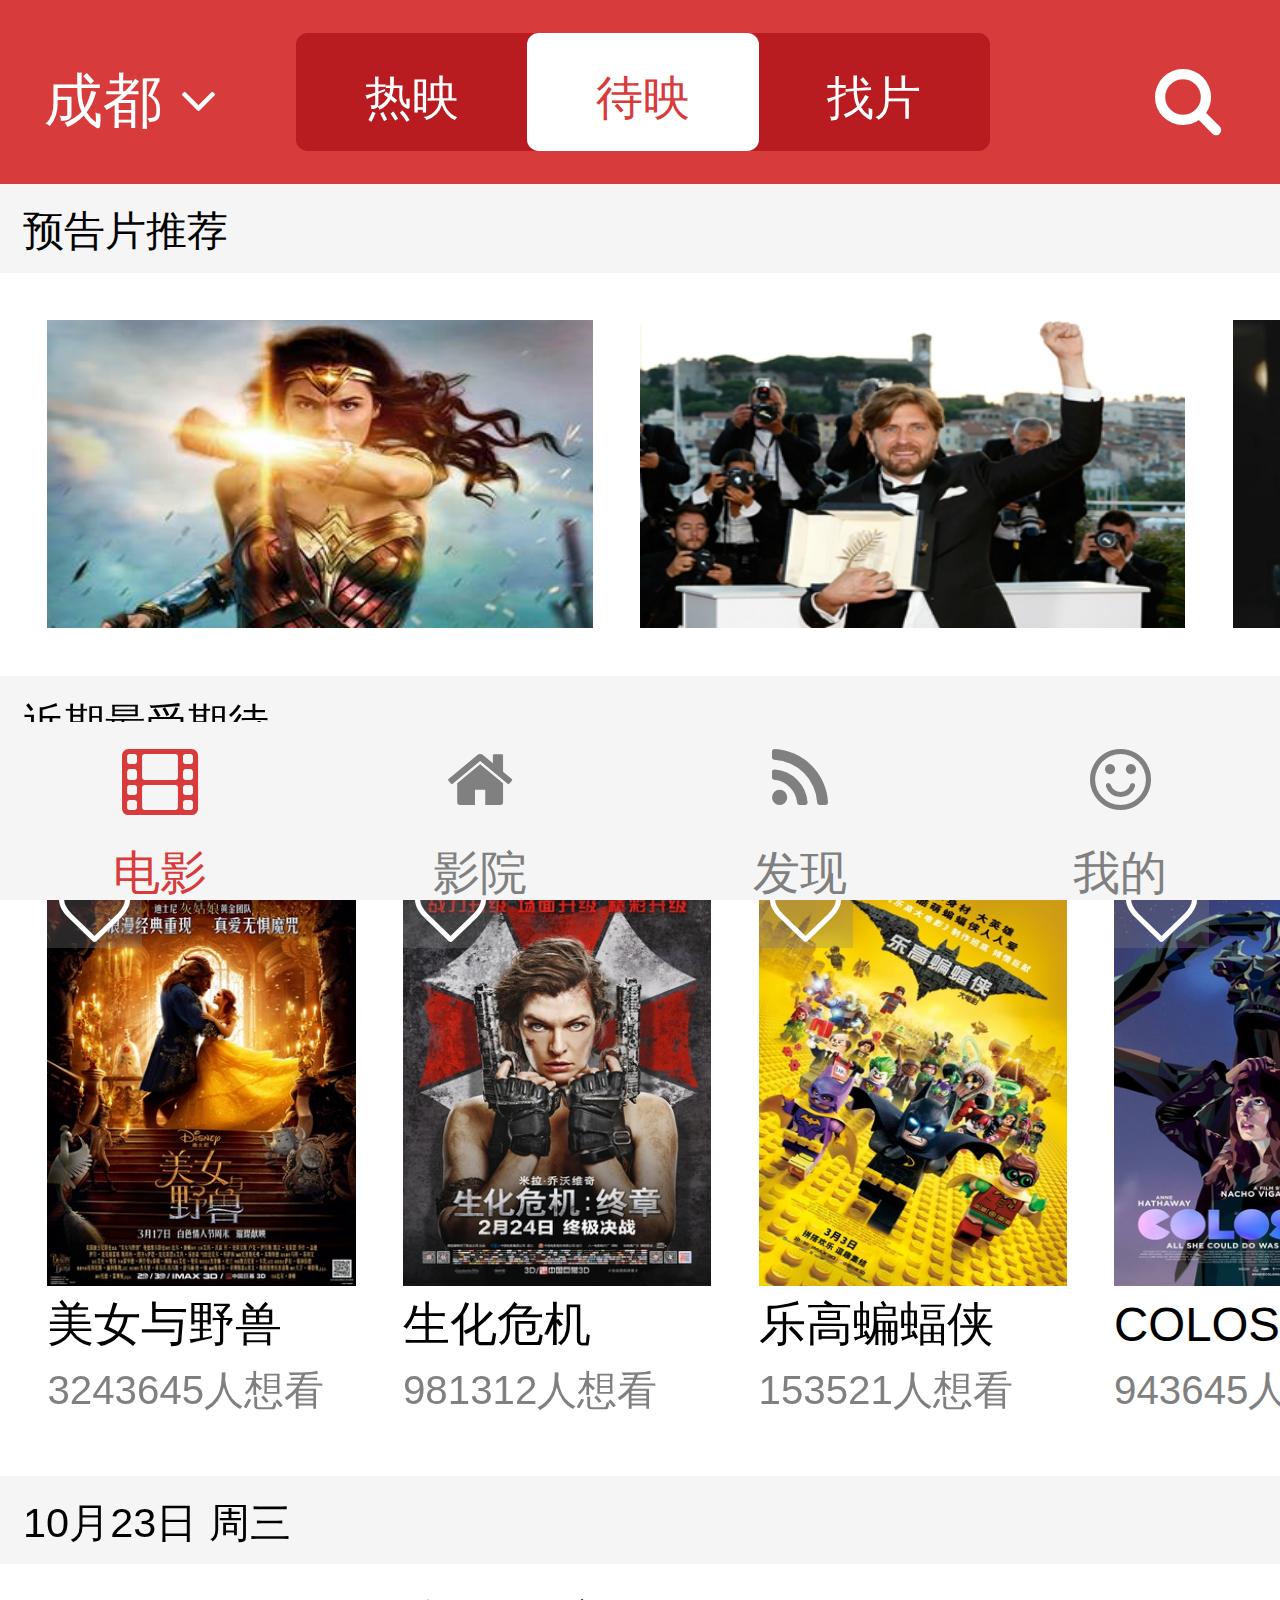
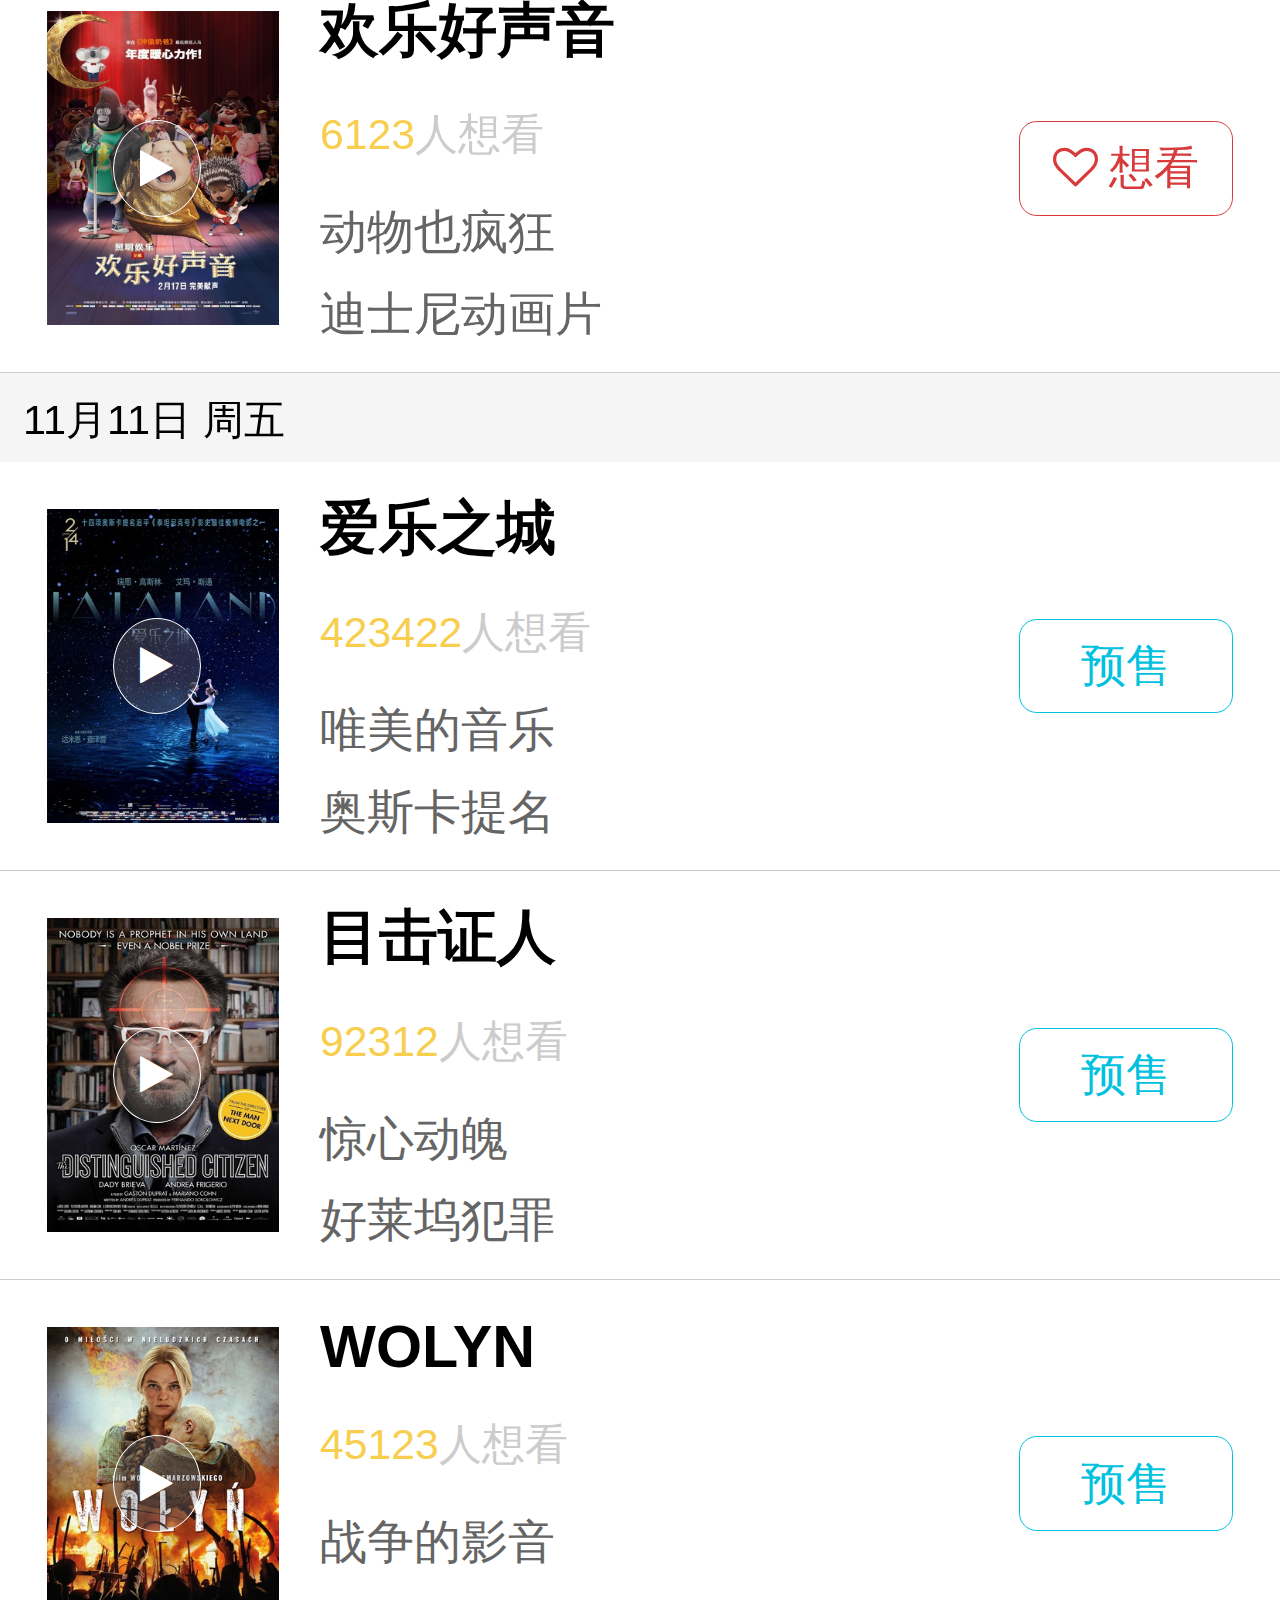
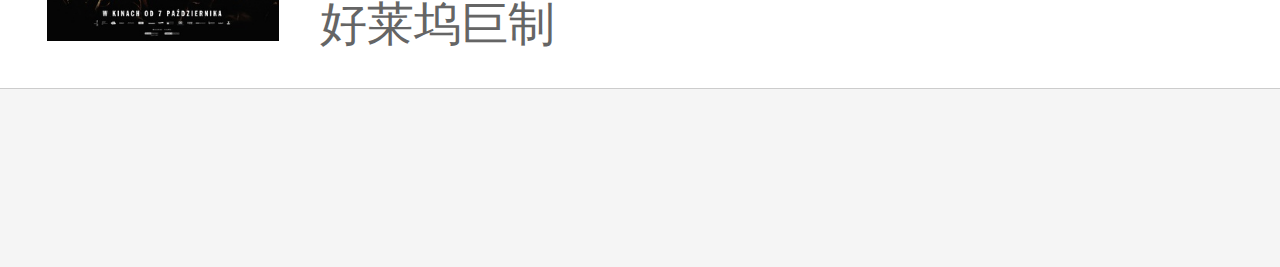
<file: index.html>
<!DOCTYPE html>
<html lang="en">
<head>
    <meta charset="UTF-8">
    <meta name="viewport" content="width=device-width, height=device-height, initial-scale=1.0, maximum-scale=1.0, user-scalable=no">
    <link rel="stylesheet" href="css/reset.css"/>
    <script src="js/auto-size.js"></script>
    <link rel="stylesheet" href="css/font-awesome.css">
    <link rel="stylesheet" href="css/myStyle.css">
    <title>猫眼电影</title>
</head>
<body>
    <!--红色背景-->
    <header></header>
    <div class="support"></div>
    <!--地址选择器-->
    <input type="checkbox" id="address" name="address">
    <label for="address" class="address">成都 <i class="fa fa-angle-down"></i></label>
    <div class="address-list">
            <!--热门城市-->
            <input type="checkbox" id="hotCity" name="hotCity">
            <label for="hotCity" class="city hotCity">
                <span>热门城市</span>
                <i class="fa fa-angle-down"></i>
            </label>
            <ul class="hotCityul">
                    <li>北京</li>
                    <li>上海</li>
                    <li>广州</li>
                    <li>深圳</li>
                    <li>成都</li>
                </ul>
            <!--A城市-->
            <input type="checkbox" id="aCity" name="aCity">
            <label for="aCity" class="city aCity">
                <span>A</span>
                <i class="fa fa-angle-down"></i>
            </label>
            <ul class="aCityul">
                <li>阿拉善</li>
                <li>阿盟</li>
            </ul>
            <!--B城市-->
            <input type="checkbox" id="bCity" name="bCity">
            <label for="bCity" class="city bCity">
                <span>B</span>
                <i class="fa fa-angle-down"></i>
            </label>
            <ul class="bCityul">
                <li>北京</li>
                <li>北海</li>
                <li>保定</li>
                <li>包头</li>
                <li>本溪</li>
            </ul>
            <!--C城市-->
            <input type="checkbox" id="cCity" name="cCity">
            <label for="cCity" class="city cCity">
                <span>C</span>
                <i class="fa fa-angle-down"></i>
            </label>
            <ul class="cCityul">
                <li>成都</li>
                <li>重庆</li>
                <li>长沙</li>
                <li>承德</li>
            </ul>
        </div>
    <!--主页菜单-->
    <div class="menu-bcg"></div>
    <input type="radio" name="menu" id="hot">
    <input type="radio" name="menu" id="coming" checked>
    <input type="radio" name="menu" id="search">
    <input type="checkbox" name="search" id="search2">
    <label for="hot" class="menu menu1">热映</label>
    <label for="coming" class="menu menu2">待映</label>
    <label for="search" class="menu menu3">找片</label>
    <label for="search2" class="search">
        <i class="fa fa-search"></i>
    </label>
    <form action="" method="post" class="search-form">
        <i class="fa fa-search search-form_i"></i>
        <input type="search" class="search-list" placeholder="找影视剧、影人、影院">
    </form>
    <!--待映-->
    <ul class="body-coming">
                <li class="tuijian-header">&nbsp;&nbsp;预告片推荐</li>
                <li class="tuijian-body">
                    <ul>
                        <li><a href="movieinfo.html"><img src="img/1-1.jpg" alt=""></a></li>
                        <li><a href="#"><img src="img/1-2.jpg" alt=""></a></li>
                        <li><a href="#"><img src="img/1-3.jpg" alt=""></a></li>
                        <li><a href="#"><img src="img/1-4.jpg" alt=""></a></li>
                        <li><a href="#"><img src="img/1-5.jpg" alt=""></a></li>
                    </ul>
                </li>
                <li class="qidai-header">&nbsp;&nbsp;近期最受期待</li>
                <li class="qidai-body">
                    <ul>
                        <li>
                            <p>17年待定</p>
                            <a href="movieinfo.html"><img src="img/2-1.jpg" alt=""></a>
                            <p class="p2">美女与野兽</p>
                            <span>3243645人想看</span>
                            <input type="checkbox" name="like" id="like1">
                            <label for="like1" class="like1"><i class="fa fa-heart-o"></i></label>
                        </li>
                        <li>
                            <p>17年待定</p>
                            <img src="img/2-2.jpg" alt="">
                            <p class="p2">生化危机</p>
                            <span>981312人想看</span>
                            <input type="checkbox" name="like" id="like2">
                            <label for="like2" class="like2"><i class="fa fa-heart-o"></i></label>
                        </li>
                        <li>
                            <p>17年待定</p>
                            <img src="img/2-3.jpg" alt="">
                            <p class="p2">乐高蝙蝠侠</p>
                            <span>153521人想看</span>
                            <input type="checkbox" name="like" id="like3">
                            <label for="like3" class="like3"><i class="fa fa-heart-o"></i></label>
                        </li>
                        <li>
                            <p>17年待定</p>
                            <img src="img/2-4.jpg" alt="">
                            <p class="p2">COLOSSAL</p>
                            <span>943645人想看</span>
                            <input type="checkbox" name="like" id="like4">
                            <label for="like4" class="like4"><i class="fa fa-heart-o"></i></label>
                        </li>
                        <li>
                            <p>17年待定</p>
                            <img src="img/2-5.jpg" alt="">
                            <p class="p2">5月31日</p>
                            <span>383123人想看</span>
                            <input type="checkbox" name="like" id="like5">
                            <label for="like5" class="like5"><i class="fa fa-heart-o"></i></label>
                        </li>
                    </ul>
                </li>
                <li class="day10-23-header">&nbsp;&nbsp;10月23日 周三</li>
                <li class="day10-23-body day-body">
                    <ul>
                        <li>
                            <img src="img/3-1.jpg" alt="">
                            <div>
                                <h1>欢乐好声音</h1>
                                <p><span>6123</span>人想看</p>
                                <small>动物也疯狂</small>
                                <small>迪士尼动画片</small>
                            </div>
                            <button class="xiangkan"><i class="fa fa-heart-o"> 想看</i></button>
                            <a href="login.html"> <i class="fa fa-play"></i></a>
                        </li>
                    </ul>
                </li>
                <li class="day11-11-header">&nbsp;&nbsp;11月11日 周五</li>
                <li class="day11-11-body day-body">
                    <ul>
                        <li>
                            <img src="img/3-2.jpg" alt="">
                            <div>
                                <h1>爱乐之城</h1>
                                <p><span>423422</span>人想看</p>
                                <small>唯美的音乐</small>
                                <small>奥斯卡提名</small>
                            </div>
                            <button class="yushou">预售</button>
                            <a href="#"> <i class="fa fa-play"></i></a>
                        </li>
                        <li>
                            <img src="img/3-3.jpg" alt="">
                            <div>
                                <h1>目击证人</h1>
                                <p><span>92312</span>人想看</p>
                                <small>惊心动魄</small>
                                <small>好莱坞犯罪</small>
                            </div>
                            <button class="yushou">预售</button>
                            <a href="#"> <i class="fa fa-play"></i></a>
                        </li>
                        <li>
                            <img src="img/3-4.jpg" alt="">
                            <div>
                                <h1>WOLYN</h1>
                                <p><span>45123</span>人想看</p>
                                <small>战争的影音</small>
                                <small>好莱坞巨制</small>
                            </div>
                            <button class="yushou">预售</button>
                            <a href="#"> <i class="fa fa-play"></i></a>
                        </li>
                    </ul>
                </li>
            </ul>
    <!--热映-->
    <ul class="body-hot">
        <nav class="body-hot_banner">
            <a href="#"><img src="img/banner-1.jpg" alt=""></a>
            <a href="#"><img src="img/banner-2.jpg" alt=""></a>
            <a href="#"><img src="img/banner-3.jpg" alt=""></a>
        </nav>
        <ul class="body-hot_movie">
            <li>
                <img src="img/4-1.jpg" alt="">
                <div>
                    <h1>一条狗的使命</h1>
                    <p>观众 <span>9.2</span></p>
                    <small>动物亲情</small>
                    <small>好莱坞</small>
                </div>
                <button class="xiangkan"><i class="fa fa-heart-o"> 购票</i></button>
                <a href="login.html"> <i class="fa fa-play"></i></a>
                <p class="news1">
                    <i>资讯</i>
                    <span>好莱坞最感人的宠物感情</span>
                </p>
                <p class="news2">
                    <i>资讯</i>
                    <span>继《忠犬八公》又一感人力作</span>
                </p>

            </li>
            <li>
                <img src="img/4-2.jpg" alt="">
                <div>
                    <h1>绑架者</h1>
                    <p>观众 <span>6.8</span></p>
                    <small>犯罪／枪战</small>
                    <small>黄立行</small>
                </div>
                <button class="xiangkan"><i class="fa fa-heart-o"> 购票</i></button>
                <a href="#"> <i class="fa fa-play"></i></a>
            </li>
            <li>
                <img src="img/4-3.jpg" alt="">
                <div>
                    <h1>工壳机动队</h1>
                    <p>观众 <span>3.3</span></p>
                    <small>人机合体</small>
                    <small>加里斯·约翰逊</small>
                </div>
                <button class="xiangkan"><i class="fa fa-heart-o"> 购票</i></button>
                <a href="#"> <i class="fa fa-play"></i></a>
            </li>
            <li>
                <img src="img/4-4.jpg" alt="">
                <div>
                    <h1>大海</h1>
                    <p>观众 <span>6.0</span></p>
                    <small>爱情</small>
                    <small>韩国KBS</small>
                </div>
                <button class="xiangkan"><i class="fa fa-heart-o"> 购票</i></button>
                <a href="#"> <i class="fa fa-play"></i></a>
            </li>
            <li>
                <img src="img/4-5.jpg" alt="">
                <div>
                    <h1>战争</h1>
                    <p>观众 <span>9.0</span></p>
                    <small>历史／战争</small>
                    <small>阿米尔</small>
                </div>
                <button class="xiangkan"><i class="fa fa-heart-o"> 购票</i></button>
                <a href="#"> <i class="fa fa-play"></i></a>
            </li>
        </ul>
    </ul>



    <!--支撑脚部-->
    <div class="support-bottom"></div>
    <!--脚部-->
    <footer class="allfooter">
        <a class="indexA"> <i class="fa fa-film"></i> <span>电影</span></a>
        <a href="cinema.html"> <i class="fa fa-home"></i> <span>影院</span></a>
        <a href="find.html"> <i class="fa fa-feed"></i> <span>发现</span></a>
        <a href="login.html"> <i class="fa fa-smile-o"></i> <span>我的</span></a>
    </footer>
</body>
</html>
</file>
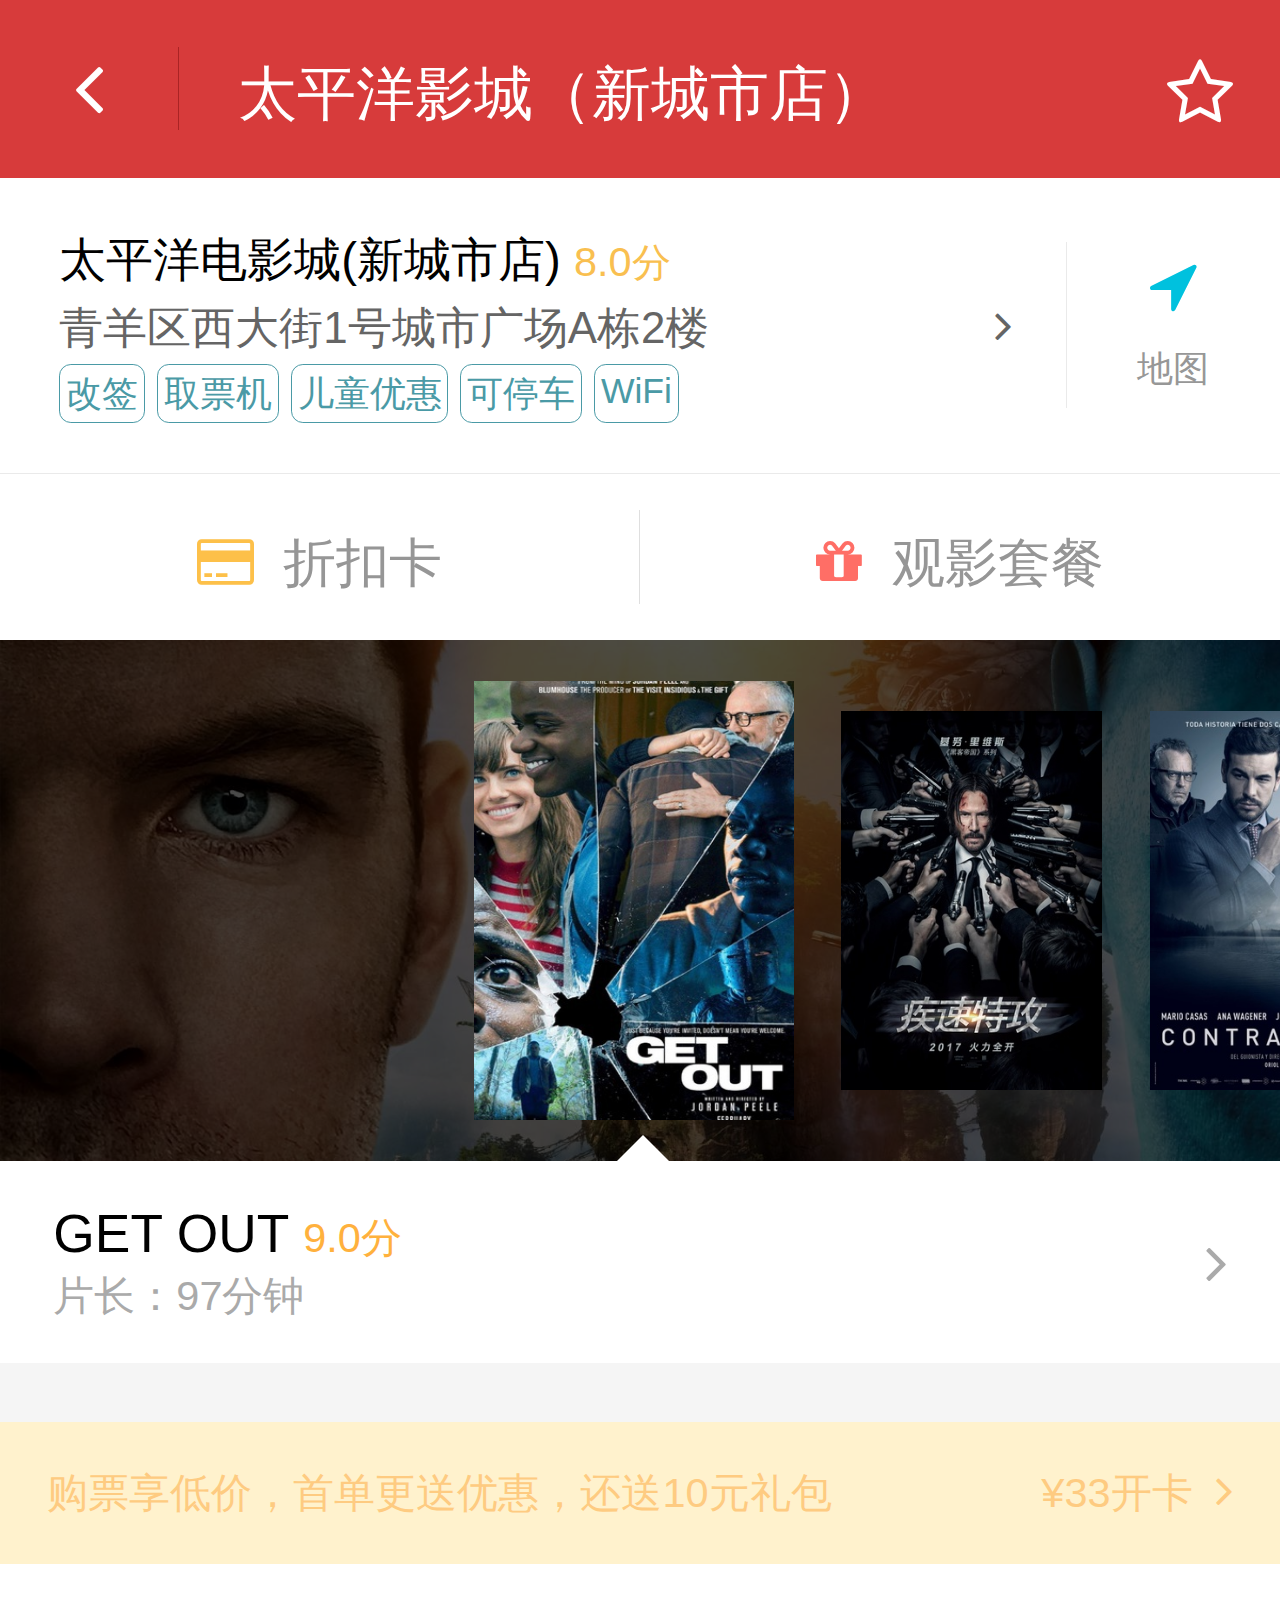
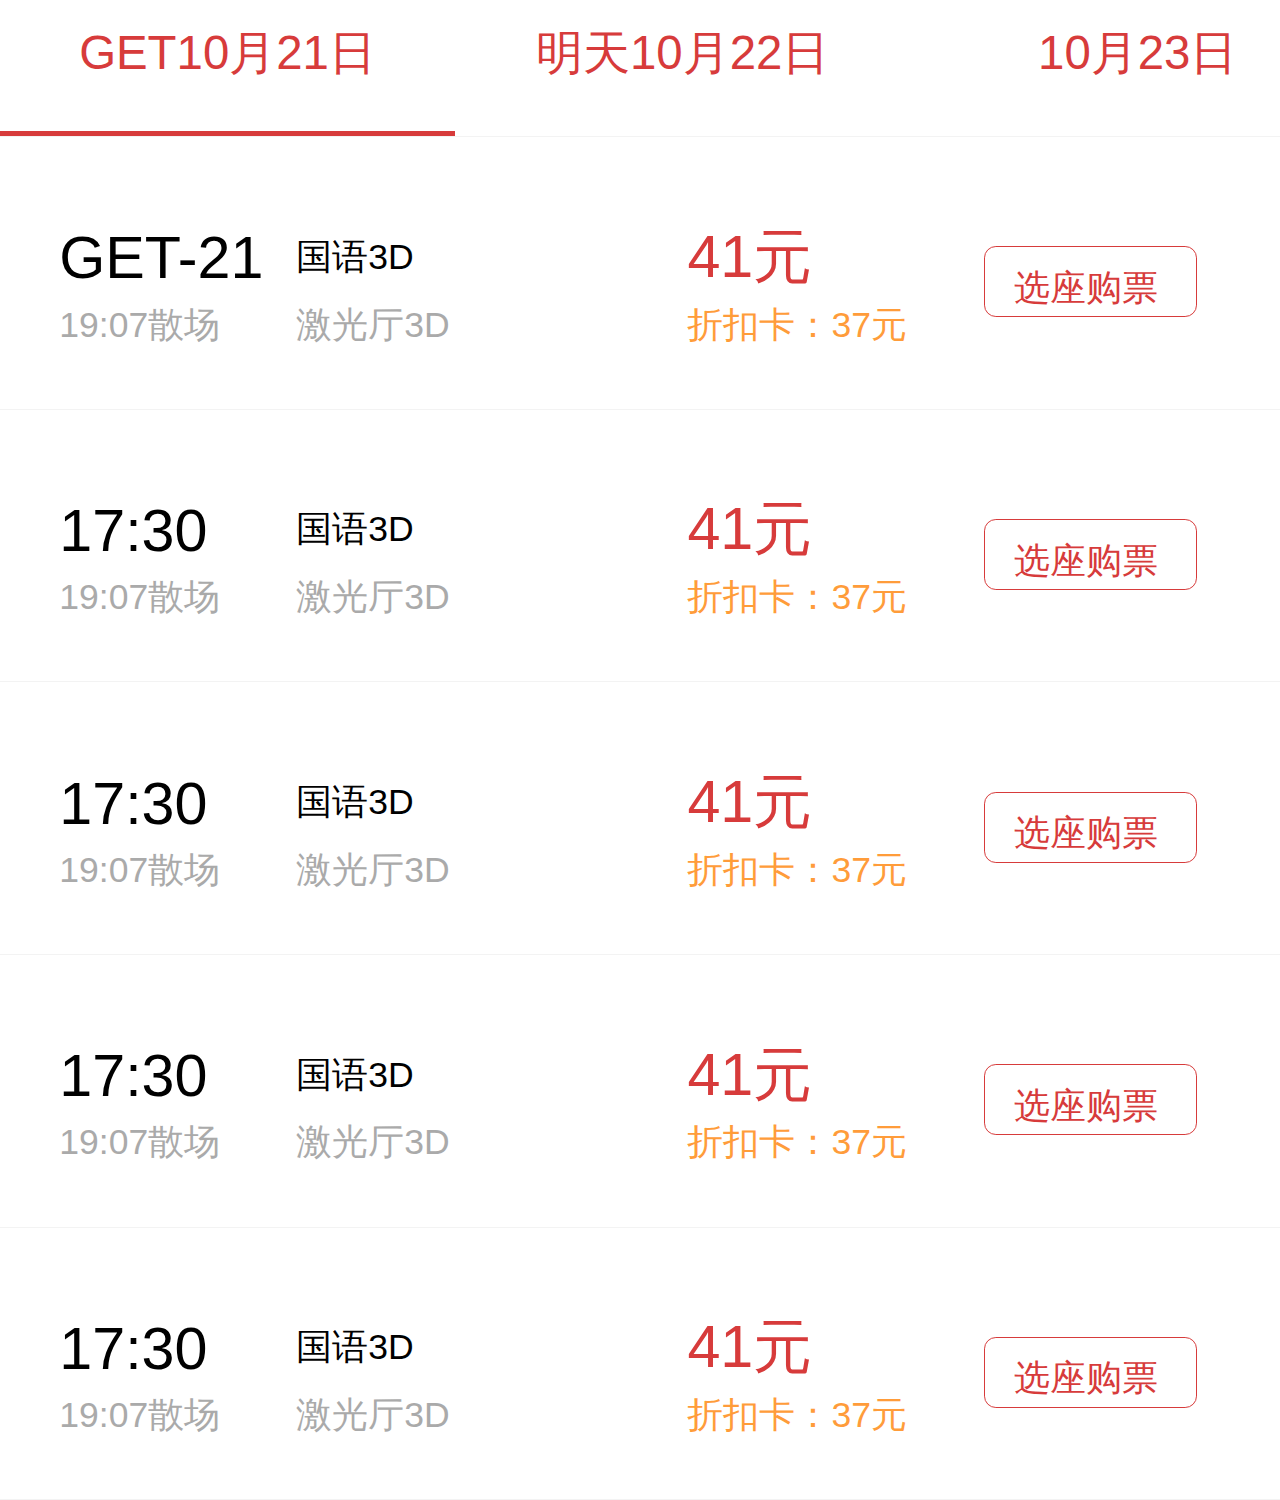
<file: cinema-1.html>
<!DOCTYPE html>
<html lang="en">
<head>
    <meta charset="UTF-8">
    <title>太平洋影城（新城市店）</title>
    <meta name="viewport" content="width=device-width, height=device-height, initial-scale=1.0, maximum-scale=1.0, user-scalable=no">
    <link rel="stylesheet" href="css/reset.css"/>
    <script src="js/auto-size.js"></script>
    <link rel="stylesheet" href="css/font-awesome.css">
    <link rel="stylesheet" href="css/myStyle.css">
</head>
<body>
    <!--页面头部-->
    <header class="loginHeader">
        <a href="cinema.html">
        <i class="fa fa-angle-left"></i>
    </a>
        <div>
        <span>太平洋影城（新城市店）</span>
        <input type="checkbox" name="cinemaLike" id="cinemaLike">
        <label for="cinemaLike" class="cinemaLike cinemaLike-no">
            <i class="fa fa-star-o"></i>
        </label>
        <label for="cinemaLike" class="cinemaLike cinemaLike-yes">
            <i class="fa fa-star"></i>
        </label>
    </div>
    </header>
    <div class="loginHeader-support"></div>
    <!--影院的信息-->
    <div class="cinema1-info">
        <a href="#" class="list-left">
            <div class="list-left_left">
                <p class="list-left_row1">太平洋电影城(新城市店) <span>8.0</span><small>分</small></p>
                <span class="list-left_row2">青羊区西大街1号城市广场A栋2楼</span>
                <div class="list-left_row3">
                    <i class="i-class1">改签</i>
                    <i class="i-class1">取票机</i>
                    <i class="i-class1">儿童优惠</i>
                    <i class="i-class1">可停车</i>
                    <i class="i-class1">WiFi</i>
                </div>
            </div>
            <i class="fa fa-angle-right"></i>
        </a>
        <div class="list-right">
            <i class="fa fa-location-arrow"></i>
            <span>地图</span>
        </div>
    </div>
    <!--折扣卡、观影套餐-->
    <div class="cinema1-info_bottom">
        <span><i class="fa fa-credit-card"></i>&nbsp;&nbsp;折扣卡</span>
        <span><i class="fa fa-gift"></i>&nbsp;&nbsp;观影套餐</span>
    </div>
    <!--电影选择栏-->
    <input type="radio" name="cinema1-movie" id="cinema1-movie1" checked>
    <input type="radio" name="cinema1-movie" id="cinema1-movie2">
    <input type="radio" name="cinema1-movie" id="cinema1-movie3">
    <input type="radio" name="cinema1-movie" id="cinema1-movie4">
    <input type="radio" name="cinema1-movie" id="cinema1-movie5">
    <!--电影图片-->
    <div class="cinema1-movie_navall">
        <ul class="cinema1-movie_nav">
            <li class="l1">
                <label for="cinema1-movie1" class="cinema1-movie1">
                    <img src="img/2.jpg" alt="">
                </label>
            </li>
            <li class="l2">
                <label for="cinema1-movie2" class="cinema1-movie2">
                    <img src="img/3.jpg" alt="">
                </label>
            </li>
            <li class="l3">
                <label for="cinema1-movie3" class="cinema1-movie3">
                    <img src="img/4.jpg" alt="">
                </label>
            </li>
            <li class="l4">
                <label for="cinema1-movie4" class="cinema1-movie4">
                    <img src="img/5.jpg" alt="">
                </label>

            </li>
            <li class="l5">
                <label for="cinema1-movie5" class="cinema1-movie5">
                    <img src="img/6.jpg" alt="">
                </label>
            </li>
            <div class="cinema1-movie_sanjiao"></div>
        </ul>
    </div>
    <!--电影信息-->
    <nav class="cinema1-movie_middle">
        <a href="#" class="l1-a1">
            <div>
                <p>GET OUT <span>9.0分</span></p>
                <small>片长：97分钟</small>
            </div>
            <i class="fa fa-angle-right"></i>
        </a>
        <a href="#" class="l2-a2">
            <div>
                <p>极速特工 <span>8.7分</span></p>
                <small>片长：102分钟</small>
            </div>
            <i class="fa fa-angle-right"></i>
        </a>
        <a href="#" class="l3-a3">
            <div>
                <p>CONTRATIEMPO <span>4.6分</span></p>
                <small>片长：89分钟</small>
            </div>
            <i class="fa fa-angle-right"></i>
        </a>
        <a href="movieinfo.html" class="l4-a4">
            <div>
                <p>欢乐好声音 <span>9.5分</span></p>
                <small>片长：110分钟</small>
            </div>
            <i class="fa fa-angle-right"></i>
        </a>
        <a href="#" class="l5-a5">
            <div>
                <p>UNDERWOOD <span>7.1分</span></p>
                <small>片长：120分钟</small>
            </div>
            <i class="fa fa-angle-right"></i>
        </a>
    </nav>
    <!--广告栏-->
    <p class="youhuikaifa">
        <span>购票享低价，首单更送优惠，还送10元礼包</span>
        <a href="#">¥33开卡&nbsp;&nbsp;<i class="fa fa-angle-right"></i></a>
    </p>
    <!--第一个电影的时间日期-->
    <div class="cinema1-movie_date movie1_date">
        <input type="radio" name="m1-date" id="m1-date1" class="radio1" checked>
        <input type="radio" name="m1-date" id="m1-date2" class="radio2">
        <input type="radio" name="m1-date" id="m1-date3" class="radio3">
        <input type="radio" name="m1-date" id="m1-date4" class="radio4">
        <div class="date1info-header">
            <label for="m1-date1" class="date1">GET10月21日</label>
            <label for="m1-date2" class="date2">明天10月22日</label>
            <label for="m1-date3" class="date3">10月23日</label>
            <label for="m1-date4" class="date4">10月24日</label>
        </div>
        <ul class="date1info dateinfo">
            <li>
                <div>
                    <p>GET-21</p>
                    <span>19:07散场</span>
                </div>
                <div>
                    <p>国语3D</p>
                    <span>激光厅3D</span>
                </div>
                <div>
                    <p>41元</p>
                    <span>折扣卡：37元</span>
                </div>
                <div>
                    <a href="#">选座购票</a>
                </div>

            </li>
            <li>
                <div>
                    <p>17:30</p>
                    <span>19:07散场</span>
                </div>
                <div>
                    <p>国语3D</p>
                    <span>激光厅3D</span>
                </div>
                <div>
                    <p>41元</p>
                    <span>折扣卡：37元</span>
                </div>
                <div>
                    <a href="#">选座购票</a>
                </div>

            </li>
            <li>
                <div>
                    <p>17:30</p>
                    <span>19:07散场</span>
                </div>
                <div>
                    <p>国语3D</p>
                    <span>激光厅3D</span>
                </div>
                <div>
                    <p>41元</p>
                    <span>折扣卡：37元</span>
                </div>
                <div>
                    <a href="#">选座购票</a>
                </div>

            </li>
            <li>
                <div>
                    <p>17:30</p>
                    <span>19:07散场</span>
                </div>
                <div>
                    <p>国语3D</p>
                    <span>激光厅3D</span>
                </div>
                <div>
                    <p>41元</p>
                    <span>折扣卡：37元</span>
                </div>
                <div>
                    <a href="#">选座购票</a>
                </div>

            </li>
            <li>
                <div>
                    <p>17:30</p>
                    <span>19:07散场</span>
                </div>
                <div>
                    <p>国语3D</p>
                    <span>激光厅3D</span>
                </div>
                <div>
                    <p>41元</p>
                    <span>折扣卡：37元</span>
                </div>
                <div>
                    <a href="#">选座购票</a>
                </div>

            </li>
        </ul>
        <ul class="date2info dateinfo">
            <li>
                <div>
                    <p>GET-22</p>
                    <span>19:07散场</span>
                </div>
                <div>
                    <p>国语3D</p>
                    <span>激光厅3D</span>
                </div>
                <div>
                    <p>41元</p>
                    <span>折扣卡：37元</span>
                </div>
                <div>
                    <a href="#">选座购票</a>
                </div>

            </li>
            <li>
                <div>
                    <p>17:30</p>
                    <span>19:07散场</span>
                </div>
                <div>
                    <p>国语3D</p>
                    <span>激光厅3D</span>
                </div>
                <div>
                    <p>41元</p>
                    <span>折扣卡：37元</span>
                </div>
                <div>
                    <a href="#">选座购票</a>
                </div>

            </li>
            <li>
                <div>
                    <p>17:30</p>
                    <span>19:07散场</span>
                </div>
                <div>
                    <p>国语3D</p>
                    <span>激光厅3D</span>
                </div>
                <div>
                    <p>41元</p>
                    <span>折扣卡：37元</span>
                </div>
                <div>
                    <a href="#">选座购票</a>
                </div>

            </li>
            <li>
                <div>
                    <p>17:30</p>
                    <span>19:07散场</span>
                </div>
                <div>
                    <p>国语3D</p>
                    <span>激光厅3D</span>
                </div>
                <div>
                    <p>41元</p>
                    <span>折扣卡：37元</span>
                </div>
                <div>
                    <a href="#">选座购票</a>
                </div>

            </li>
            <li>
                <div>
                    <p>17:30</p>
                    <span>19:07散场</span>
                </div>
                <div>
                    <p>国语3D</p>
                    <span>激光厅3D</span>
                </div>
                <div>
                    <p>41元</p>
                    <span>折扣卡：37元</span>
                </div>
                <div>
                    <a href="#">选座购票</a>
                </div>

            </li>
        </ul>
        <ul class="date3info dateinfo">
            <li>
                <div>
                    <p>GET-23</p>
                    <span>19:07散场</span>
                </div>
                <div>
                    <p>国语3D</p>
                    <span>激光厅3D</span>
                </div>
                <div>
                    <p>41元</p>
                    <span>折扣卡：37元</span>
                </div>
                <div>
                    <a href="#">选座购票</a>
                </div>

            </li>
            <li>
                <div>
                    <p>17:30</p>
                    <span>19:07散场</span>
                </div>
                <div>
                    <p>国语3D</p>
                    <span>激光厅3D</span>
                </div>
                <div>
                    <p>41元</p>
                    <span>折扣卡：37元</span>
                </div>
                <div>
                    <a href="#">选座购票</a>
                </div>

            </li>
            <li>
                <div>
                    <p>17:30</p>
                    <span>19:07散场</span>
                </div>
                <div>
                    <p>国语3D</p>
                    <span>激光厅3D</span>
                </div>
                <div>
                    <p>41元</p>
                    <span>折扣卡：37元</span>
                </div>
                <div>
                    <a href="#">选座购票</a>
                </div>

            </li>
            <li>
                <div>
                    <p>17:30</p>
                    <span>19:07散场</span>
                </div>
                <div>
                    <p>国语3D</p>
                    <span>激光厅3D</span>
                </div>
                <div>
                    <p>41元</p>
                    <span>折扣卡：37元</span>
                </div>
                <div>
                    <a href="#">选座购票</a>
                </div>

            </li>
            <li>
                <div>
                    <p>17:30</p>
                    <span>19:07散场</span>
                </div>
                <div>
                    <p>国语3D</p>
                    <span>激光厅3D</span>
                </div>
                <div>
                    <p>41元</p>
                    <span>折扣卡：37元</span>
                </div>
                <div>
                    <a href="#">选座购票</a>
                </div>

            </li>
        </ul>
        <ul class="date4info dateinfo">
            <li>
                <div>
                    <p>GET-24</p>
                    <span>19:07散场</span>
                </div>
                <div>
                    <p>国语3D</p>
                    <span>激光厅3D</span>
                </div>
                <div>
                    <p>41元</p>
                    <span>折扣卡：37元</span>
                </div>
                <div>
                    <a href="#">选座购票</a>
                </div>

            </li>
            <li>
                <div>
                    <p>17:30</p>
                    <span>19:07散场</span>
                </div>
                <div>
                    <p>国语3D</p>
                    <span>激光厅3D</span>
                </div>
                <div>
                    <p>41元</p>
                    <span>折扣卡：37元</span>
                </div>
                <div>
                    <a href="#">选座购票</a>
                </div>

            </li>
            <li>
                <div>
                    <p>17:30</p>
                    <span>19:07散场</span>
                </div>
                <div>
                    <p>国语3D</p>
                    <span>激光厅3D</span>
                </div>
                <div>
                    <p>41元</p>
                    <span>折扣卡：37元</span>
                </div>
                <div>
                    <a href="#">选座购票</a>
                </div>

            </li>
            <li>
                <div>
                    <p>17:30</p>
                    <span>19:07散场</span>
                </div>
                <div>
                    <p>国语3D</p>
                    <span>激光厅3D</span>
                </div>
                <div>
                    <p>41元</p>
                    <span>折扣卡：37元</span>
                </div>
                <div>
                    <a href="#">选座购票</a>
                </div>

            </li>
            <li>
                <div>
                    <p>17:30</p>
                    <span>19:07散场</span>
                </div>
                <div>
                    <p>国语3D</p>
                    <span>激光厅3D</span>
                </div>
                <div>
                    <p>41元</p>
                    <span>折扣卡：37元</span>
                </div>
                <div>
                    <a href="#">选座购票</a>
                </div>

            </li>
        </ul>
    </div>
    <!--第二个电影的时间日期-->
    <div class="cinema1-movie_date movie2_date">
        <input type="radio" name="m2-date" id="m2-date1" class="radio1" checked>
        <input type="radio" name="m2-date" id="m2-date2" class="radio2">
        <input type="radio" name="m2-date" id="m2-date3" class="radio3">
        <input type="radio" name="m2-date" id="m2-date4" class="radio4">
        <div class="date1info-header">
            <label for="m2-date1" class="date1">极速10月21日</label>
            <label for="m2-date2" class="date2">明天10月22日</label>
            <label for="m2-date3" class="date3">10月23日</label>
            <label for="m2-date4" class="date4">10月24日</label>
        </div>
        <ul class="date1info dateinfo">
            <li>
                <div>
                    <p>极速21</p>
                    <span>19:07散场</span>
                </div>
                <div>
                    <p>国语3D</p>
                    <span>激光厅3D</span>
                </div>
                <div>
                    <p>41元</p>
                    <span>折扣卡：37元</span>
                </div>
                <div>
                    <a href="#">选座购票</a>
                </div>

            </li>
            <li>
                <div>
                    <p>17:30</p>
                    <span>19:07散场</span>
                </div>
                <div>
                    <p>国语3D</p>
                    <span>激光厅3D</span>
                </div>
                <div>
                    <p>41元</p>
                    <span>折扣卡：37元</span>
                </div>
                <div>
                    <a href="#">选座购票</a>
                </div>

            </li>
            <li>
                <div>
                    <p>17:30</p>
                    <span>19:07散场</span>
                </div>
                <div>
                    <p>国语3D</p>
                    <span>激光厅3D</span>
                </div>
                <div>
                    <p>41元</p>
                    <span>折扣卡：37元</span>
                </div>
                <div>
                    <a href="#">选座购票</a>
                </div>

            </li>
            <li>
                <div>
                    <p>17:30</p>
                    <span>19:07散场</span>
                </div>
                <div>
                    <p>国语3D</p>
                    <span>激光厅3D</span>
                </div>
                <div>
                    <p>41元</p>
                    <span>折扣卡：37元</span>
                </div>
                <div>
                    <a href="#">选座购票</a>
                </div>

            </li>
            <li>
                <div>
                    <p>17:30</p>
                    <span>19:07散场</span>
                </div>
                <div>
                    <p>国语3D</p>
                    <span>激光厅3D</span>
                </div>
                <div>
                    <p>41元</p>
                    <span>折扣卡：37元</span>
                </div>
                <div>
                    <a href="#">选座购票</a>
                </div>

            </li>
        </ul>
        <ul class="date2info dateinfo">
            <li>
                <div>
                    <p>极速22</p>
                    <span>19:07散场</span>
                </div>
                <div>
                    <p>国语3D</p>
                    <span>激光厅3D</span>
                </div>
                <div>
                    <p>41元</p>
                    <span>折扣卡：37元</span>
                </div>
                <div>
                    <a href="#">选座购票</a>
                </div>

            </li>
            <li>
                <div>
                    <p>17:30</p>
                    <span>19:07散场</span>
                </div>
                <div>
                    <p>国语3D</p>
                    <span>激光厅3D</span>
                </div>
                <div>
                    <p>41元</p>
                    <span>折扣卡：37元</span>
                </div>
                <div>
                    <a href="#">选座购票</a>
                </div>

            </li>
            <li>
                <div>
                    <p>17:30</p>
                    <span>19:07散场</span>
                </div>
                <div>
                    <p>国语3D</p>
                    <span>激光厅3D</span>
                </div>
                <div>
                    <p>41元</p>
                    <span>折扣卡：37元</span>
                </div>
                <div>
                    <a href="#">选座购票</a>
                </div>

            </li>
            <li>
                <div>
                    <p>17:30</p>
                    <span>19:07散场</span>
                </div>
                <div>
                    <p>国语3D</p>
                    <span>激光厅3D</span>
                </div>
                <div>
                    <p>41元</p>
                    <span>折扣卡：37元</span>
                </div>
                <div>
                    <a href="#">选座购票</a>
                </div>

            </li>
            <li>
                <div>
                    <p>17:30</p>
                    <span>19:07散场</span>
                </div>
                <div>
                    <p>国语3D</p>
                    <span>激光厅3D</span>
                </div>
                <div>
                    <p>41元</p>
                    <span>折扣卡：37元</span>
                </div>
                <div>
                    <a href="#">选座购票</a>
                </div>

            </li>
        </ul>
        <ul class="date3info dateinfo">
            <li>
                <div>
                    <p>极速23</p>
                    <span>19:07散场</span>
                </div>
                <div>
                    <p>国语3D</p>
                    <span>激光厅3D</span>
                </div>
                <div>
                    <p>41元</p>
                    <span>折扣卡：37元</span>
                </div>
                <div>
                    <a href="#">选座购票</a>
                </div>

            </li>
            <li>
                <div>
                    <p>17:30</p>
                    <span>19:07散场</span>
                </div>
                <div>
                    <p>国语3D</p>
                    <span>激光厅3D</span>
                </div>
                <div>
                    <p>41元</p>
                    <span>折扣卡：37元</span>
                </div>
                <div>
                    <a href="#">选座购票</a>
                </div>

            </li>
            <li>
                <div>
                    <p>17:30</p>
                    <span>19:07散场</span>
                </div>
                <div>
                    <p>国语3D</p>
                    <span>激光厅3D</span>
                </div>
                <div>
                    <p>41元</p>
                    <span>折扣卡：37元</span>
                </div>
                <div>
                    <a href="#">选座购票</a>
                </div>

            </li>
            <li>
                <div>
                    <p>17:30</p>
                    <span>19:07散场</span>
                </div>
                <div>
                    <p>国语3D</p>
                    <span>激光厅3D</span>
                </div>
                <div>
                    <p>41元</p>
                    <span>折扣卡：37元</span>
                </div>
                <div>
                    <a href="#">选座购票</a>
                </div>

            </li>
            <li>
                <div>
                    <p>17:30</p>
                    <span>19:07散场</span>
                </div>
                <div>
                    <p>国语3D</p>
                    <span>激光厅3D</span>
                </div>
                <div>
                    <p>41元</p>
                    <span>折扣卡：37元</span>
                </div>
                <div>
                    <a href="#">选座购票</a>
                </div>

            </li>
        </ul>
        <ul class="date4info dateinfo">
            <li>
                <div>
                    <p>极速24</p>
                    <span>19:07散场</span>
                </div>
                <div>
                    <p>国语3D</p>
                    <span>激光厅3D</span>
                </div>
                <div>
                    <p>41元</p>
                    <span>折扣卡：37元</span>
                </div>
                <div>
                    <a href="#">选座购票</a>
                </div>

            </li>
            <li>
                <div>
                    <p>17:30</p>
                    <span>19:07散场</span>
                </div>
                <div>
                    <p>国语3D</p>
                    <span>激光厅3D</span>
                </div>
                <div>
                    <p>41元</p>
                    <span>折扣卡：37元</span>
                </div>
                <div>
                    <a href="#">选座购票</a>
                </div>

            </li>
            <li>
                <div>
                    <p>17:30</p>
                    <span>19:07散场</span>
                </div>
                <div>
                    <p>国语3D</p>
                    <span>激光厅3D</span>
                </div>
                <div>
                    <p>41元</p>
                    <span>折扣卡：37元</span>
                </div>
                <div>
                    <a href="#">选座购票</a>
                </div>

            </li>
            <li>
                <div>
                    <p>17:30</p>
                    <span>19:07散场</span>
                </div>
                <div>
                    <p>国语3D</p>
                    <span>激光厅3D</span>
                </div>
                <div>
                    <p>41元</p>
                    <span>折扣卡：37元</span>
                </div>
                <div>
                    <a href="#">选座购票</a>
                </div>

            </li>
            <li>
                <div>
                    <p>17:30</p>
                    <span>19:07散场</span>
                </div>
                <div>
                    <p>国语3D</p>
                    <span>激光厅3D</span>
                </div>
                <div>
                    <p>41元</p>
                    <span>折扣卡：37元</span>
                </div>
                <div>
                    <a href="#">选座购票</a>
                </div>

            </li>
        </ul>
    </div>
    <!--第三个电影的时间日期-->
    <div class="cinema1-movie_date movie3_date">
        <input type="radio" name="m3-date" id="m3-date1" class="radio1" checked>
        <input type="radio" name="m3-date" id="m3-date2" class="radio2">
        <input type="radio" name="m3-date" id="m3-date3" class="radio3">
        <input type="radio" name="m3-date" id="m3-date4" class="radio4">
        <div class="date1info-header">
            <label for="m3-date1" class="date1">CON10月21日</label>
            <label for="m3-date2" class="date2">明天10月22日</label>
            <label for="m3-date3" class="date3">10月23日</label>
            <label for="m3-date4" class="date4">10月24日</label>
        </div>
        <ul class="date1info dateinfo">
            <li>
                <div>
                    <p>CON-21</p>
                    <span>19:07散场</span>
                </div>
                <div>
                    <p>国语3D</p>
                    <span>激光厅3D</span>
                </div>
                <div>
                    <p>41元</p>
                    <span>折扣卡：37元</span>
                </div>
                <div>
                    <a href="#">选座购票</a>
                </div>

            </li>
            <li>
                <div>
                    <p>17:30</p>
                    <span>19:07散场</span>
                </div>
                <div>
                    <p>国语3D</p>
                    <span>激光厅3D</span>
                </div>
                <div>
                    <p>41元</p>
                    <span>折扣卡：37元</span>
                </div>
                <div>
                    <a href="#">选座购票</a>
                </div>

            </li>
            <li>
                <div>
                    <p>17:30</p>
                    <span>19:07散场</span>
                </div>
                <div>
                    <p>国语3D</p>
                    <span>激光厅3D</span>
                </div>
                <div>
                    <p>41元</p>
                    <span>折扣卡：37元</span>
                </div>
                <div>
                    <a href="#">选座购票</a>
                </div>

            </li>
            <li>
                <div>
                    <p>17:30</p>
                    <span>19:07散场</span>
                </div>
                <div>
                    <p>国语3D</p>
                    <span>激光厅3D</span>
                </div>
                <div>
                    <p>41元</p>
                    <span>折扣卡：37元</span>
                </div>
                <div>
                    <a href="#">选座购票</a>
                </div>

            </li>
            <li>
                <div>
                    <p>17:30</p>
                    <span>19:07散场</span>
                </div>
                <div>
                    <p>国语3D</p>
                    <span>激光厅3D</span>
                </div>
                <div>
                    <p>41元</p>
                    <span>折扣卡：37元</span>
                </div>
                <div>
                    <a href="#">选座购票</a>
                </div>

            </li>
        </ul>
        <ul class="date2info dateinfo">
            <li>
                <div>
                    <p>CON-22</p>
                    <span>19:07散场</span>
                </div>
                <div>
                    <p>国语3D</p>
                    <span>激光厅3D</span>
                </div>
                <div>
                    <p>41元</p>
                    <span>折扣卡：37元</span>
                </div>
                <div>
                    <a href="#">选座购票</a>
                </div>

            </li>
            <li>
                <div>
                    <p>17:30</p>
                    <span>19:07散场</span>
                </div>
                <div>
                    <p>国语3D</p>
                    <span>激光厅3D</span>
                </div>
                <div>
                    <p>41元</p>
                    <span>折扣卡：37元</span>
                </div>
                <div>
                    <a href="#">选座购票</a>
                </div>

            </li>
            <li>
                <div>
                    <p>17:30</p>
                    <span>19:07散场</span>
                </div>
                <div>
                    <p>国语3D</p>
                    <span>激光厅3D</span>
                </div>
                <div>
                    <p>41元</p>
                    <span>折扣卡：37元</span>
                </div>
                <div>
                    <a href="#">选座购票</a>
                </div>

            </li>
            <li>
                <div>
                    <p>17:30</p>
                    <span>19:07散场</span>
                </div>
                <div>
                    <p>国语3D</p>
                    <span>激光厅3D</span>
                </div>
                <div>
                    <p>41元</p>
                    <span>折扣卡：37元</span>
                </div>
                <div>
                    <a href="#">选座购票</a>
                </div>

            </li>
            <li>
                <div>
                    <p>17:30</p>
                    <span>19:07散场</span>
                </div>
                <div>
                    <p>国语3D</p>
                    <span>激光厅3D</span>
                </div>
                <div>
                    <p>41元</p>
                    <span>折扣卡：37元</span>
                </div>
                <div>
                    <a href="#">选座购票</a>
                </div>

            </li>
        </ul>
        <ul class="date3info dateinfo">
            <li>
                <div>
                    <p>CON-23</p>
                    <span>19:07散场</span>
                </div>
                <div>
                    <p>国语3D</p>
                    <span>激光厅3D</span>
                </div>
                <div>
                    <p>41元</p>
                    <span>折扣卡：37元</span>
                </div>
                <div>
                    <a href="#">选座购票</a>
                </div>

            </li>
            <li>
                <div>
                    <p>17:30</p>
                    <span>19:07散场</span>
                </div>
                <div>
                    <p>国语3D</p>
                    <span>激光厅3D</span>
                </div>
                <div>
                    <p>41元</p>
                    <span>折扣卡：37元</span>
                </div>
                <div>
                    <a href="#">选座购票</a>
                </div>

            </li>
            <li>
                <div>
                    <p>17:30</p>
                    <span>19:07散场</span>
                </div>
                <div>
                    <p>国语3D</p>
                    <span>激光厅3D</span>
                </div>
                <div>
                    <p>41元</p>
                    <span>折扣卡：37元</span>
                </div>
                <div>
                    <a href="#">选座购票</a>
                </div>

            </li>
            <li>
                <div>
                    <p>17:30</p>
                    <span>19:07散场</span>
                </div>
                <div>
                    <p>国语3D</p>
                    <span>激光厅3D</span>
                </div>
                <div>
                    <p>41元</p>
                    <span>折扣卡：37元</span>
                </div>
                <div>
                    <a href="#">选座购票</a>
                </div>

            </li>
            <li>
                <div>
                    <p>17:30</p>
                    <span>19:07散场</span>
                </div>
                <div>
                    <p>国语3D</p>
                    <span>激光厅3D</span>
                </div>
                <div>
                    <p>41元</p>
                    <span>折扣卡：37元</span>
                </div>
                <div>
                    <a href="#">选座购票</a>
                </div>

            </li>
        </ul>
        <ul class="date4info dateinfo">
            <li>
                <div>
                    <p>CON-24</p>
                    <span>19:07散场</span>
                </div>
                <div>
                    <p>国语3D</p>
                    <span>激光厅3D</span>
                </div>
                <div>
                    <p>41元</p>
                    <span>折扣卡：37元</span>
                </div>
                <div>
                    <a href="#">选座购票</a>
                </div>

            </li>
            <li>
                <div>
                    <p>17:30</p>
                    <span>19:07散场</span>
                </div>
                <div>
                    <p>国语3D</p>
                    <span>激光厅3D</span>
                </div>
                <div>
                    <p>41元</p>
                    <span>折扣卡：37元</span>
                </div>
                <div>
                    <a href="#">选座购票</a>
                </div>

            </li>
            <li>
                <div>
                    <p>17:30</p>
                    <span>19:07散场</span>
                </div>
                <div>
                    <p>国语3D</p>
                    <span>激光厅3D</span>
                </div>
                <div>
                    <p>41元</p>
                    <span>折扣卡：37元</span>
                </div>
                <div>
                    <a href="#">选座购票</a>
                </div>

            </li>
            <li>
                <div>
                    <p>17:30</p>
                    <span>19:07散场</span>
                </div>
                <div>
                    <p>国语3D</p>
                    <span>激光厅3D</span>
                </div>
                <div>
                    <p>41元</p>
                    <span>折扣卡：37元</span>
                </div>
                <div>
                    <a href="#">选座购票</a>
                </div>

            </li>
            <li>
                <div>
                    <p>17:30</p>
                    <span>19:07散场</span>
                </div>
                <div>
                    <p>国语3D</p>
                    <span>激光厅3D</span>
                </div>
                <div>
                    <p>41元</p>
                    <span>折扣卡：37元</span>
                </div>
                <div>
                    <a href="#">选座购票</a>
                </div>

            </li>
        </ul>
    </div>
    <!--第四个电影的时间日期-->
    <div class="cinema1-movie_date movie4_date">
        <input type="radio" name="m4-date" id="m4-date1" class="radio1" checked>
        <input type="radio" name="m4-date" id="m4-date2" class="radio2">
        <input type="radio" name="m4-date" id="m4-date3" class="radio3">
        <input type="radio" name="m4-date" id="m4-date4" class="radio4">
        <div class="date1info-header">
            <label for="m4-date1" class="date1">欢乐10月21日</label>
            <label for="m4-date2" class="date2">明天10月22日</label>
            <label for="m4-date3" class="date3">10月23日</label>
            <label for="m4-date4" class="date4">10月24日</label>
        </div>
        <ul class="date1info dateinfo">
            <li>
                <div>
                    <p>欢乐21</p>
                    <span>19:07散场</span>
                </div>
                <div>
                    <p>国语3D</p>
                    <span>激光厅3D</span>
                </div>
                <div>
                    <p>41元</p>
                    <span>折扣卡：37元</span>
                </div>
                <div>
                    <a href="#">选座购票</a>
                </div>

            </li>
            <li>
                <div>
                    <p>17:30</p>
                    <span>19:07散场</span>
                </div>
                <div>
                    <p>国语3D</p>
                    <span>激光厅3D</span>
                </div>
                <div>
                    <p>41元</p>
                    <span>折扣卡：37元</span>
                </div>
                <div>
                    <a href="#">选座购票</a>
                </div>

            </li>
            <li>
                <div>
                    <p>17:30</p>
                    <span>19:07散场</span>
                </div>
                <div>
                    <p>国语3D</p>
                    <span>激光厅3D</span>
                </div>
                <div>
                    <p>41元</p>
                    <span>折扣卡：37元</span>
                </div>
                <div>
                    <a href="#">选座购票</a>
                </div>

            </li>
            <li>
                <div>
                    <p>17:30</p>
                    <span>19:07散场</span>
                </div>
                <div>
                    <p>国语3D</p>
                    <span>激光厅3D</span>
                </div>
                <div>
                    <p>41元</p>
                    <span>折扣卡：37元</span>
                </div>
                <div>
                    <a href="#">选座购票</a>
                </div>

            </li>
            <li>
                <div>
                    <p>17:30</p>
                    <span>19:07散场</span>
                </div>
                <div>
                    <p>国语3D</p>
                    <span>激光厅3D</span>
                </div>
                <div>
                    <p>41元</p>
                    <span>折扣卡：37元</span>
                </div>
                <div>
                    <a href="#">选座购票</a>
                </div>

            </li>
        </ul>
        <ul class="date2info dateinfo">
            <li>
                <div>
                    <p>欢乐22</p>
                    <span>19:07散场</span>
                </div>
                <div>
                    <p>国语3D</p>
                    <span>激光厅3D</span>
                </div>
                <div>
                    <p>41元</p>
                    <span>折扣卡：37元</span>
                </div>
                <div>
                    <a href="#">选座购票</a>
                </div>

            </li>
            <li>
                <div>
                    <p>17:30</p>
                    <span>19:07散场</span>
                </div>
                <div>
                    <p>国语3D</p>
                    <span>激光厅3D</span>
                </div>
                <div>
                    <p>41元</p>
                    <span>折扣卡：37元</span>
                </div>
                <div>
                    <a href="#">选座购票</a>
                </div>

            </li>
            <li>
                <div>
                    <p>17:30</p>
                    <span>19:07散场</span>
                </div>
                <div>
                    <p>国语3D</p>
                    <span>激光厅3D</span>
                </div>
                <div>
                    <p>41元</p>
                    <span>折扣卡：37元</span>
                </div>
                <div>
                    <a href="#">选座购票</a>
                </div>

            </li>
            <li>
                <div>
                    <p>17:30</p>
                    <span>19:07散场</span>
                </div>
                <div>
                    <p>国语3D</p>
                    <span>激光厅3D</span>
                </div>
                <div>
                    <p>41元</p>
                    <span>折扣卡：37元</span>
                </div>
                <div>
                    <a href="#">选座购票</a>
                </div>

            </li>
            <li>
                <div>
                    <p>17:30</p>
                    <span>19:07散场</span>
                </div>
                <div>
                    <p>国语3D</p>
                    <span>激光厅3D</span>
                </div>
                <div>
                    <p>41元</p>
                    <span>折扣卡：37元</span>
                </div>
                <div>
                    <a href="#">选座购票</a>
                </div>

            </li>
        </ul>
        <ul class="date3info dateinfo">
            <li>
                <div>
                    <p>欢乐23</p>
                    <span>19:07散场</span>
                </div>
                <div>
                    <p>国语3D</p>
                    <span>激光厅3D</span>
                </div>
                <div>
                    <p>41元</p>
                    <span>折扣卡：37元</span>
                </div>
                <div>
                    <a href="#">选座购票</a>
                </div>

            </li>
            <li>
                <div>
                    <p>17:30</p>
                    <span>19:07散场</span>
                </div>
                <div>
                    <p>国语3D</p>
                    <span>激光厅3D</span>
                </div>
                <div>
                    <p>41元</p>
                    <span>折扣卡：37元</span>
                </div>
                <div>
                    <a href="#">选座购票</a>
                </div>

            </li>
            <li>
                <div>
                    <p>17:30</p>
                    <span>19:07散场</span>
                </div>
                <div>
                    <p>国语3D</p>
                    <span>激光厅3D</span>
                </div>
                <div>
                    <p>41元</p>
                    <span>折扣卡：37元</span>
                </div>
                <div>
                    <a href="#">选座购票</a>
                </div>

            </li>
            <li>
                <div>
                    <p>17:30</p>
                    <span>19:07散场</span>
                </div>
                <div>
                    <p>国语3D</p>
                    <span>激光厅3D</span>
                </div>
                <div>
                    <p>41元</p>
                    <span>折扣卡：37元</span>
                </div>
                <div>
                    <a href="#">选座购票</a>
                </div>

            </li>
            <li>
                <div>
                    <p>17:30</p>
                    <span>19:07散场</span>
                </div>
                <div>
                    <p>国语3D</p>
                    <span>激光厅3D</span>
                </div>
                <div>
                    <p>41元</p>
                    <span>折扣卡：37元</span>
                </div>
                <div>
                    <a href="#">选座购票</a>
                </div>

            </li>
        </ul>
        <ul class="date4info dateinfo">
            <li>
                <div>
                    <p>欢乐24</p>
                    <span>19:07散场</span>
                </div>
                <div>
                    <p>国语3D</p>
                    <span>激光厅3D</span>
                </div>
                <div>
                    <p>41元</p>
                    <span>折扣卡：37元</span>
                </div>
                <div>
                    <a href="#">选座购票</a>
                </div>

            </li>
            <li>
                <div>
                    <p>17:30</p>
                    <span>19:07散场</span>
                </div>
                <div>
                    <p>国语3D</p>
                    <span>激光厅3D</span>
                </div>
                <div>
                    <p>41元</p>
                    <span>折扣卡：37元</span>
                </div>
                <div>
                    <a href="#">选座购票</a>
                </div>

            </li>
            <li>
                <div>
                    <p>点我</p>
                    <span>19:07散场</span>
                </div>
                <div>
                    <p>国语3D</p>
                    <span>激光厅3D</span>
                </div>
                <div>
                    <p>41元</p>
                    <span>折扣卡：37元</span>
                </div>
                <div>
                    <a href="select.html">选座购票</a>
                </div>

            </li>
            <li>
                <div>
                    <p>17:30</p>
                    <span>19:07散场</span>
                </div>
                <div>
                    <p>国语3D</p>
                    <span>激光厅3D</span>
                </div>
                <div>
                    <p>41元</p>
                    <span>折扣卡：37元</span>
                </div>
                <div>
                    <a href="#">选座购票</a>
                </div>

            </li>
            <li>
                <div>
                    <p>17:30</p>
                    <span>19:07散场</span>
                </div>
                <div>
                    <p>国语3D</p>
                    <span>激光厅3D</span>
                </div>
                <div>
                    <p>41元</p>
                    <span>折扣卡：37元</span>
                </div>
                <div>
                    <a href="#">选座购票</a>
                </div>

            </li>
        </ul>
    </div>
    <!--第五个电影的时间和日期-->
    <div class="cinema1-movie_date movie5_date">
        <input type="radio" name="m5-date" id="m5-date1" class="radio1" checked>
        <input type="radio" name="m5-date" id="m5-date2" class="radio2">
        <input type="radio" name="m5-date" id="m5-date3" class="radio3">
        <input type="radio" name="m5-date" id="m5-date4" class="radio4">
        <div class="date1info-header">
            <label for="m5-date1" class="date1">UND10月21日</label>
            <label for="m5-date2" class="date2">明天10月22日</label>
            <label for="m5-date3" class="date3">10月23日</label>
            <label for="m5-date4" class="date4">10月24日</label>
        </div>
        <ul class="date1info dateinfo">
            <li>
                <div>
                    <p>UND-21</p>
                    <span>19:07散场</span>
                </div>
                <div>
                    <p>国语3D</p>
                    <span>激光厅3D</span>
                </div>
                <div>
                    <p>41元</p>
                    <span>折扣卡：37元</span>
                </div>
                <div>
                    <a href="#">选座购票</a>
                </div>

            </li>
            <li>
                <div>
                    <p>17:30</p>
                    <span>19:07散场</span>
                </div>
                <div>
                    <p>国语3D</p>
                    <span>激光厅3D</span>
                </div>
                <div>
                    <p>41元</p>
                    <span>折扣卡：37元</span>
                </div>
                <div>
                    <a href="#">选座购票</a>
                </div>

            </li>
            <li>
                <div>
                    <p>17:30</p>
                    <span>19:07散场</span>
                </div>
                <div>
                    <p>国语3D</p>
                    <span>激光厅3D</span>
                </div>
                <div>
                    <p>41元</p>
                    <span>折扣卡：37元</span>
                </div>
                <div>
                    <a href="#">选座购票</a>
                </div>

            </li>
            <li>
                <div>
                    <p>17:30</p>
                    <span>19:07散场</span>
                </div>
                <div>
                    <p>国语3D</p>
                    <span>激光厅3D</span>
                </div>
                <div>
                    <p>41元</p>
                    <span>折扣卡：37元</span>
                </div>
                <div>
                    <a href="#">选座购票</a>
                </div>

            </li>
            <li>
                <div>
                    <p>17:30</p>
                    <span>19:07散场</span>
                </div>
                <div>
                    <p>国语3D</p>
                    <span>激光厅3D</span>
                </div>
                <div>
                    <p>41元</p>
                    <span>折扣卡：37元</span>
                </div>
                <div>
                    <a href="#">选座购票</a>
                </div>

            </li>
        </ul>
        <ul class="date2info dateinfo">
            <li>
                <div>
                    <p>UND-22</p>
                    <span>19:07散场</span>
                </div>
                <div>
                    <p>国语3D</p>
                    <span>激光厅3D</span>
                </div>
                <div>
                    <p>41元</p>
                    <span>折扣卡：37元</span>
                </div>
                <div>
                    <a href="#">选座购票</a>
                </div>

            </li>
            <li>
                <div>
                    <p>17:30</p>
                    <span>19:07散场</span>
                </div>
                <div>
                    <p>国语3D</p>
                    <span>激光厅3D</span>
                </div>
                <div>
                    <p>41元</p>
                    <span>折扣卡：37元</span>
                </div>
                <div>
                    <a href="#">选座购票</a>
                </div>

            </li>
            <li>
                <div>
                    <p>17:30</p>
                    <span>19:07散场</span>
                </div>
                <div>
                    <p>国语3D</p>
                    <span>激光厅3D</span>
                </div>
                <div>
                    <p>41元</p>
                    <span>折扣卡：37元</span>
                </div>
                <div>
                    <a href="#">选座购票</a>
                </div>

            </li>
            <li>
                <div>
                    <p>17:30</p>
                    <span>19:07散场</span>
                </div>
                <div>
                    <p>国语3D</p>
                    <span>激光厅3D</span>
                </div>
                <div>
                    <p>41元</p>
                    <span>折扣卡：37元</span>
                </div>
                <div>
                    <a href="#">选座购票</a>
                </div>

            </li>
            <li>
                <div>
                    <p>17:30</p>
                    <span>19:07散场</span>
                </div>
                <div>
                    <p>国语3D</p>
                    <span>激光厅3D</span>
                </div>
                <div>
                    <p>41元</p>
                    <span>折扣卡：37元</span>
                </div>
                <div>
                    <a href="#">选座购票</a>
                </div>

            </li>
        </ul>
        <ul class="date3info dateinfo">
            <li>
                <div>
                    <p>UND-23</p>
                    <span>19:07散场</span>
                </div>
                <div>
                    <p>国语3D</p>
                    <span>激光厅3D</span>
                </div>
                <div>
                    <p>41元</p>
                    <span>折扣卡：37元</span>
                </div>
                <div>
                    <a href="#">选座购票</a>
                </div>

            </li>
            <li>
                <div>
                    <p>17:30</p>
                    <span>19:07散场</span>
                </div>
                <div>
                    <p>国语3D</p>
                    <span>激光厅3D</span>
                </div>
                <div>
                    <p>41元</p>
                    <span>折扣卡：37元</span>
                </div>
                <div>
                    <a href="#">选座购票</a>
                </div>

            </li>
            <li>
                <div>
                    <p>17:30</p>
                    <span>19:07散场</span>
                </div>
                <div>
                    <p>国语3D</p>
                    <span>激光厅3D</span>
                </div>
                <div>
                    <p>41元</p>
                    <span>折扣卡：37元</span>
                </div>
                <div>
                    <a href="#">选座购票</a>
                </div>

            </li>
            <li>
                <div>
                    <p>17:30</p>
                    <span>19:07散场</span>
                </div>
                <div>
                    <p>国语3D</p>
                    <span>激光厅3D</span>
                </div>
                <div>
                    <p>41元</p>
                    <span>折扣卡：37元</span>
                </div>
                <div>
                    <a href="#">选座购票</a>
                </div>

            </li>
            <li>
                <div>
                    <p>17:30</p>
                    <span>19:07散场</span>
                </div>
                <div>
                    <p>国语3D</p>
                    <span>激光厅3D</span>
                </div>
                <div>
                    <p>41元</p>
                    <span>折扣卡：37元</span>
                </div>
                <div>
                    <a href="#">选座购票</a>
                </div>

            </li>
        </ul>
        <ul class="date4info dateinfo">
            <li>
                <div>
                    <p>UND-24</p>
                    <span>19:07散场</span>
                </div>
                <div>
                    <p>国语3D</p>
                    <span>激光厅3D</span>
                </div>
                <div>
                    <p>41元</p>
                    <span>折扣卡：37元</span>
                </div>
                <div>
                    <a href="#">选座购票</a>
                </div>

            </li>
            <li>
                <div>
                    <p>17:30</p>
                    <span>19:07散场</span>
                </div>
                <div>
                    <p>国语3D</p>
                    <span>激光厅3D</span>
                </div>
                <div>
                    <p>41元</p>
                    <span>折扣卡：37元</span>
                </div>
                <div>
                    <a href="#">选座购票</a>
                </div>

            </li>
            <li>
                <div>
                    <p>17:30</p>
                    <span>19:07散场</span>
                </div>
                <div>
                    <p>国语3D</p>
                    <span>激光厅3D</span>
                </div>
                <div>
                    <p>41元</p>
                    <span>折扣卡：37元</span>
                </div>
                <div>
                    <a href="#">选座购票</a>
                </div>

            </li>
            <li>
                <div>
                    <p>17:30</p>
                    <span>19:07散场</span>
                </div>
                <div>
                    <p>国语3D</p>
                    <span>激光厅3D</span>
                </div>
                <div>
                    <p>41元</p>
                    <span>折扣卡：37元</span>
                </div>
                <div>
                    <a href="#">选座购票</a>
                </div>

            </li>
            <li>
                <div>
                    <p>17:30</p>
                    <span>19:07散场</span>
                </div>
                <div>
                    <p>国语3D</p>
                    <span>激光厅3D</span>
                </div>
                <div>
                    <p>41元</p>
                    <span>折扣卡：37元</span>
                </div>
                <div>
                    <a href="#">选座购票</a>
                </div>

            </li>
        </ul>
    </div>

</body>
</html>
</file>
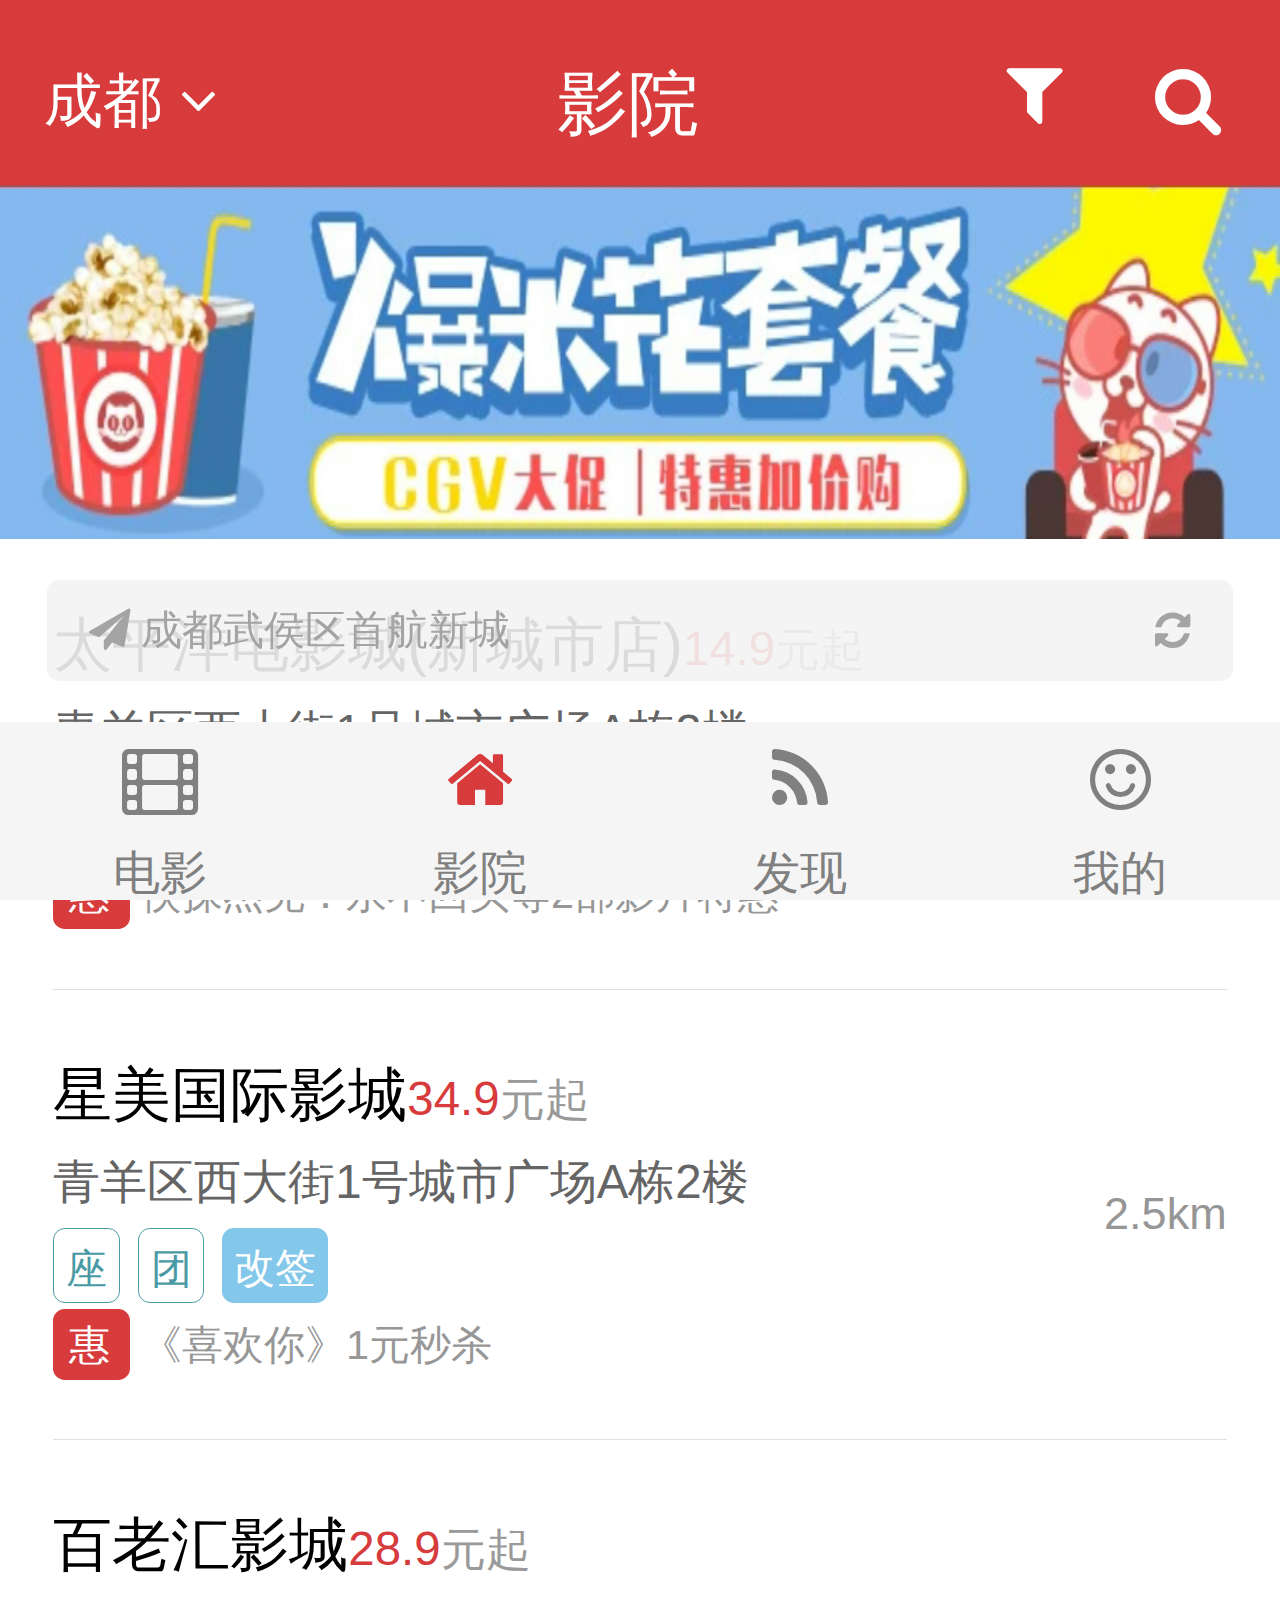
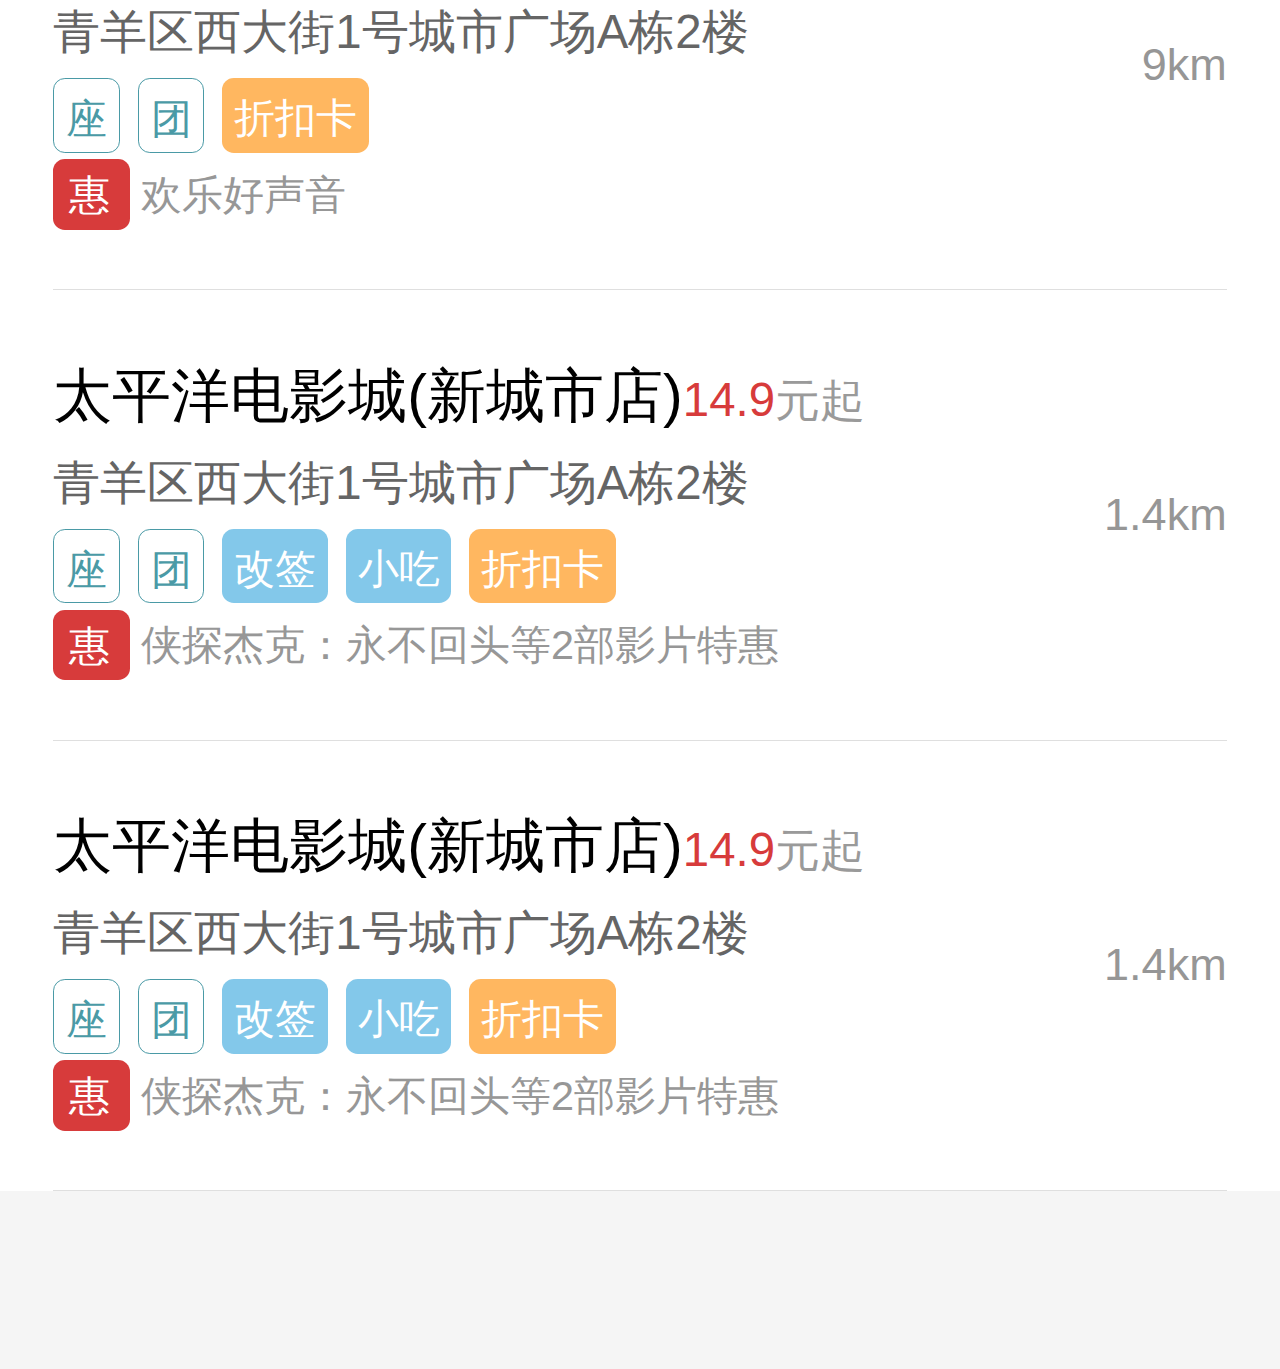
<file: cinema.html>
<!DOCTYPE html>
<html lang="en">
<head>
    <meta charset="UTF-8">
    <title>电影院</title>
    <meta name="viewport" content="width=device-width, height=device-height, initial-scale=1.0, maximum-scale=1.0, user-scalable=no">
    <link rel="stylesheet" href="css/reset.css"/>
    <script src="js/auto-size.js"></script>
    <link rel="stylesheet" href="css/font-awesome.css">
    <link rel="stylesheet" href="css/myStyle.css">
</head>
<body>
    <!--红色背景-->
    <header></header>
    <div class="support"></div>
    <!--地址选择器-->
    <input type="checkbox" id="address" name="address">
    <label for="address" class="address">成都 <i class="fa fa-angle-down"></i></label>
    <div class="address-list">
        <!--热门城市-->
        <input type="checkbox" id="hotCity" name="hotCity">
        <label for="hotCity" class="city hotCity">
            <span>热门城市</span>
            <i class="fa fa-angle-down"></i>
        </label>
        <ul class="hotCityul">
            <li>北京</li>
            <li>上海</li>
            <li>广州</li>
            <li>深圳</li>
            <li>成都</li>
        </ul>
        <!--A城市-->
        <input type="checkbox" id="aCity" name="aCity">
        <label for="aCity" class="city aCity">
            <span>A</span>
            <i class="fa fa-angle-down"></i>
        </label>
        <ul class="aCityul">
            <li>阿拉善</li>
            <li>阿盟</li>
        </ul>
        <!--B城市-->
        <input type="checkbox" id="bCity" name="bCity">
        <label for="bCity" class="city bCity">
            <span>B</span>
            <i class="fa fa-angle-down"></i>
        </label>
        <ul class="bCityul">
            <li>北京</li>
            <li>北海</li>
            <li>保定</li>
            <li>包头</li>
            <li>本溪</li>
        </ul>
        <!--C城市-->
        <input type="checkbox" id="cCity" name="cCity">
        <label for="cCity" class="city cCity">
            <span>C</span>
            <i class="fa fa-angle-down"></i>
        </label>
        <ul class="cCityul">
            <li>成都</li>
            <li>重庆</li>
            <li>长沙</li>
            <li>承德</li>
        </ul>
    </div>
    <!--搜索-->
    <input type="checkbox" name="search" id="search2">
    <label for="search2" class="search"><i class="fa fa-search"></i></label>
    <form action="" method="post" class="search-form">
        <i class="fa fa-search search-form_i"></i>
        <input type="search" class="search-list" placeholder="找影视剧、影人、影院">
    </form>
    <p class="cinema-header_p">影院</p>
    <i class="cinema-header_i fa fa-filter"></i>
    <!--banner栏-->
    <nav class="cinema_banner">
            <a href="#"><img src="img/111.png" alt=""></a>
    </nav>

    <!--影院列表-->
    <nav class="cinema-body_list">
        <a href="cinema-1.html">
                <div class="list-left">
                    <p class="list-left_row1">太平洋电影城(新城市店)<span>14.9</span><small>元起</small></p>
                    <span class="list-left_row2">青羊区西大街1号城市广场A栋2楼</span>
                    <div class="list-left_row3">
                        <i class="i-class1">座</i>
                        <i class="i-class1">团</i>
                        <i class="i-class2">改签</i>
                        <i class="i-class2">小吃</i>
                        <i class="i-class3">折扣卡</i>
                    </div>
                    <p class="list-left_row4">
                        <i class="i-class4">惠 </i>&nbsp;侠探杰克：永不回头等2部影片特惠
                    </p>
                </div>
                <div class="list-right">
                    <span>1.4km</span>
                </div>
    </a>
        <a href="">
            <div class="list-left">
                <p class="list-left_row1">星美国际影城<span>34.9</span><small>元起</small></p>
                <span class="list-left_row2">青羊区西大街1号城市广场A栋2楼</span>
                <div class="list-left_row3">
                    <i class="i-class1">座</i>
                    <i class="i-class1">团</i>
                    <i class="i-class2">改签</i>
                </div>
                <p class="list-left_row4">
                    <i class="i-class4">惠 </i>&nbsp;《喜欢你》1元秒杀
                </p>
            </div>
            <div class="list-right">
                <span>2.5km</span>
            </div>
        </a>
        <a href="">
        <div class="list-left">
            <p class="list-left_row1">百老汇影城<span>28.9</span><small>元起</small></p>
            <span class="list-left_row2">青羊区西大街1号城市广场A栋2楼</span>
            <div class="list-left_row3">
                <i class="i-class1">座</i>
                <i class="i-class1">团</i>
                <i class="i-class3">折扣卡</i>
            </div>
            <p class="list-left_row4">
                <i class="i-class4">惠 </i>&nbsp;欢乐好声音
            </p>
        </div>
        <div class="list-right">
            <span>9km</span>
        </div>
    </a>
        <a href="">
            <div class="list-left">
                <p class="list-left_row1">太平洋电影城(新城市店)<span>14.9</span><small>元起</small></p>
                <span class="list-left_row2">青羊区西大街1号城市广场A栋2楼</span>
                <div class="list-left_row3">
                    <i class="i-class1">座</i>
                    <i class="i-class1">团</i>
                    <i class="i-class2">改签</i>
                    <i class="i-class2">小吃</i>
                    <i class="i-class3">折扣卡</i>
                </div>
                <p class="list-left_row4">
                    <i class="i-class4">惠 </i>&nbsp;侠探杰克：永不回头等2部影片特惠
                </p>
            </div>
            <div class="list-right">
                <span>1.4km</span>
            </div>
        </a>
        <a href="">
            <div class="list-left">
                <p class="list-left_row1">太平洋电影城(新城市店)<span>14.9</span><small>元起</small></p>
                <span class="list-left_row2">青羊区西大街1号城市广场A栋2楼</span>
                <div class="list-left_row3">
                    <i class="i-class1">座</i>
                    <i class="i-class1">团</i>
                    <i class="i-class2">改签</i>
                    <i class="i-class2">小吃</i>
                    <i class="i-class3">折扣卡</i>
                </div>
                <p class="list-left_row4">
                    <i class="i-class4">惠 </i>&nbsp;侠探杰克：永不回头等2部影片特惠
                </p>
            </div>
            <div class="list-right">
                <span>1.4km</span>
            </div>
        </a>
    </nav>
    <!--获取位置-->
    <div class="getAddress">
        <span> <i class="fa fa-paper-plane"></i> 成都武侯区首航新城</span>
        <i class="fa fa-refresh"></i>
    </div>
    <!--支撑脚部-->
    <div class="support-bottom"></div>
    <!--脚部-->
    <footer class="allfooter">
        <a href="index.html"> <i class="fa fa-film"></i> <span>电影</span></a>
        <a class="cinemaA"> <i class="fa fa-home"></i> <span>影院</span></a>
        <a href="find.html"> <i class="fa fa-feed"></i> <span>发现</span></a>
        <a href="login.html"> <i class="fa fa-smile-o"></i> <span>我的</span></a>
    </footer>

</body>
</html>
</file>
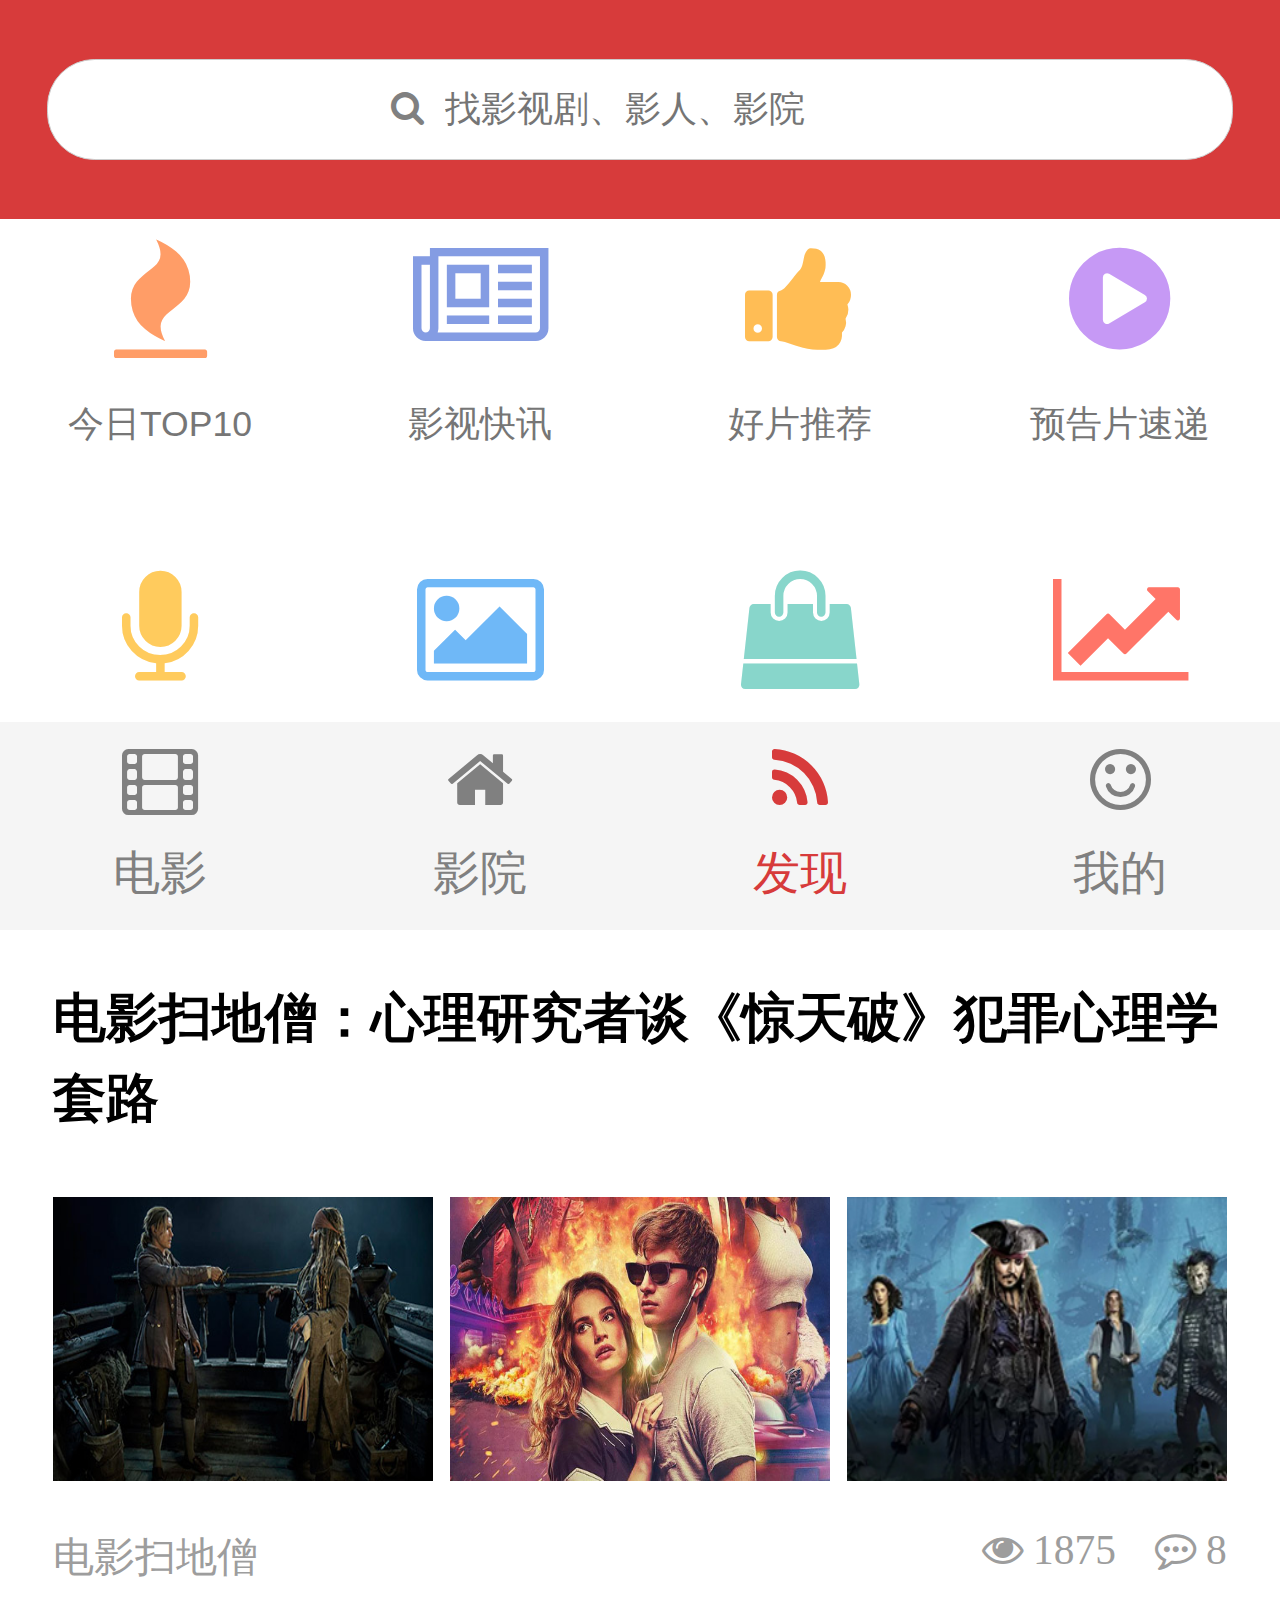
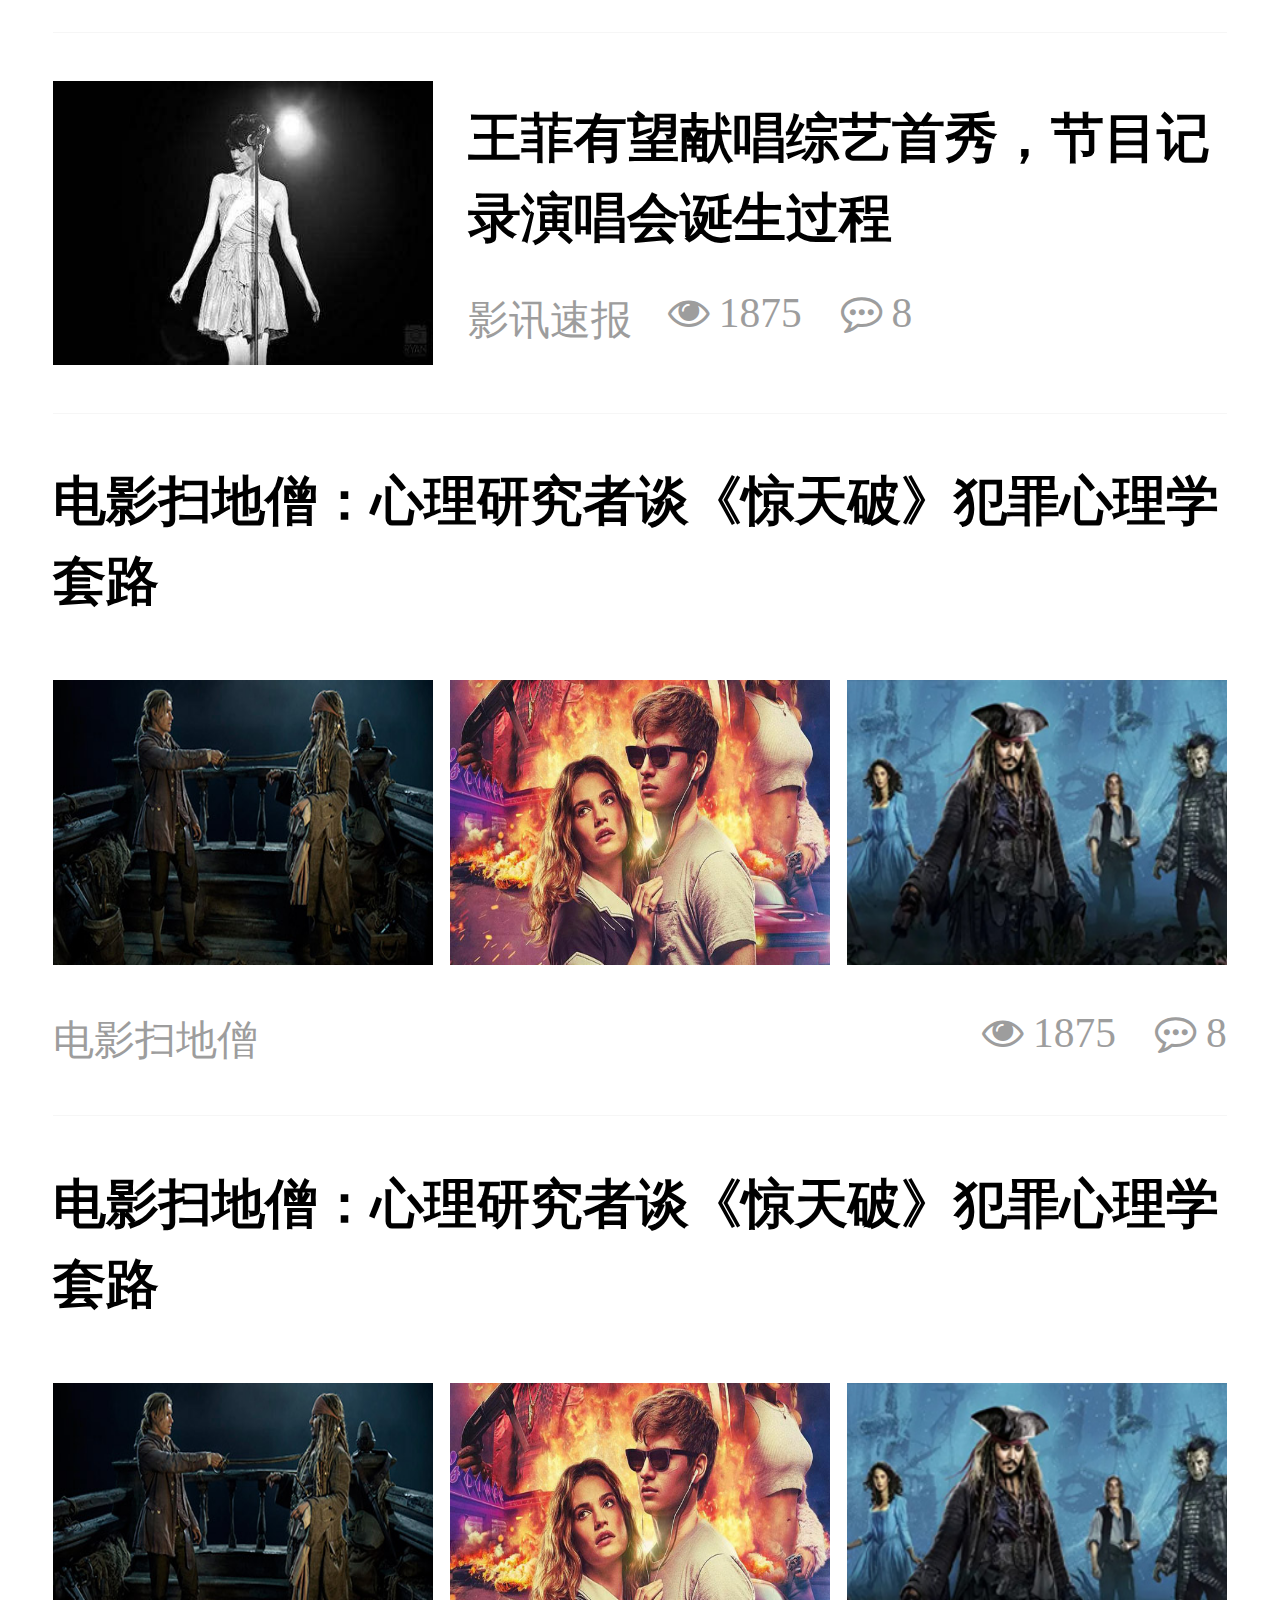
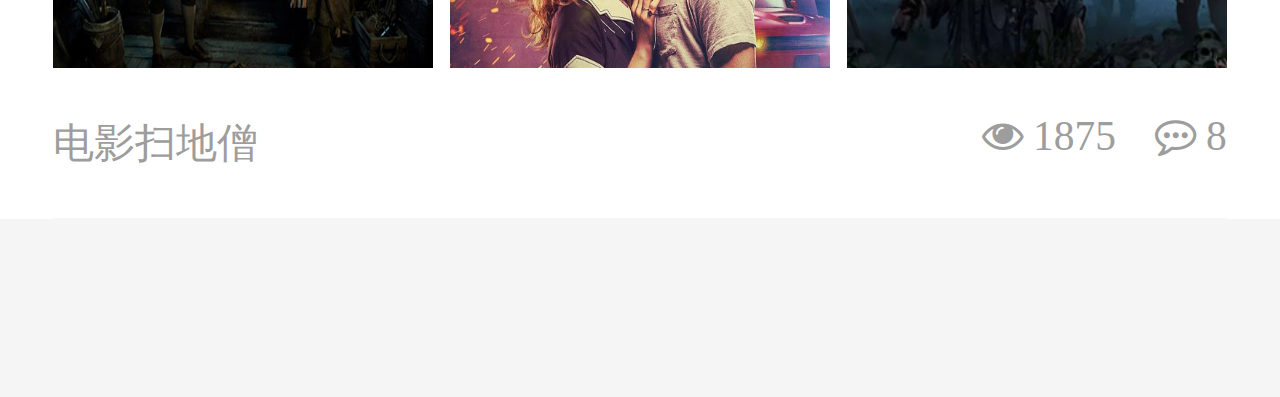
<file: find.html>
<!DOCTYPE html>
<html lang="en">
<head>
    <meta charset="UTF-8">
    <meta name="viewport" content="width=device-width, height=device-height, initial-scale=1.0, maximum-scale=1.0, user-scalable=no">
    <link rel="stylesheet" href="css/reset.css"/>
    <script src="js/auto-size.js"></script>
    <link rel="stylesheet" href="css/font-awesome.css">
    <link rel="stylesheet" href="css/myStyle.css">
    <title>发现</title>
</head>
<body>
    <form action="" method="post" class="search-form  search-form_find">
        <i class="fa fa-search search-form_i"></i>
        <input type="search" class="search-list" placeholder="找影视剧、影人、影院">
    </form>
    <ul class="find-nav">
        <li>
            <i class="fa fa-fire" style="color: #FF9D67"></i>
            <p>今日TOP10</p>
        </li>
        <li>
            <i class="fa fa-newspaper-o" style="color: #849CE3"></i>
            <p>影视快讯</p>
        </li>
        <li>
            <i class="fa fa-thumbs-up" style="color: #FFBD55"></i>
            <p>好片推荐</p>
        </li>
        <li>
            <i class="fa fa-play-circle" style="color: #C699F5"></i>
            <p>预告片速递</p>
        </li>
        <li>
            <i class="fa fa-microphone" style="color: #FFCB5D"></i>
            <p>大咖来了</p>
        </li>
        <li>
            <i class="fa fa-picture-o" style="color: #6FB8F7"></i>
            <p>美图</p>
        </li>
        <li>
            <i class="fa fa-shopping-bag" style="color: #88D6CB"></i>
            <p>周边商城</p>
        </li>
        <li>
            <i class="fa fa-line-chart" style="color: #FF7568"></i>
            <p>实时票房</p>
        </li>
    </ul>
    <div class="find-today">
        <p>今天</p>
    </div>
    <ul class="find-news">
        <li class="find-news-1">
            <h1>电影扫地僧：心理研究者谈《惊天破》犯罪心理学套路</h1>
            <div>
                <img src="img/5-1.jpg" alt="">
                <img src="img/5-2.jpg" alt="">
                <img src="img/5-3.jpg" alt="">
            </div>
            <p>
                <span>电影扫地僧</span>
                <small class="right">
                    <i class="fa fa-eye"> 1875</i>
                    <i class="fa fa-commenting-o"> 8</i>
                </small>
            </p>
        </li>
        <li class="find-news-2">
            <img src="img/5-4.jpeg" alt="">
            <div>
                <h1>王菲有望献唱综艺首秀，节目记录演唱会诞生过程</h1>
                <p>
                    <span>影讯速报</span>
                    <small class="right">
                        <i class="fa fa-eye"> 1875</i>
                        <i class="fa fa-commenting-o"> 8</i>
                    </small>
                </p>
            </div>
        </li>
        <li class="find-news-1">
            <h1>电影扫地僧：心理研究者谈《惊天破》犯罪心理学套路</h1>
            <div>
                <img src="img/5-1.jpg" alt="">
                <img src="img/5-2.jpg" alt="">
                <img src="img/5-3.jpg" alt="">
            </div>
            <p>
                <span>电影扫地僧</span>
                <small class="right">
                    <i class="fa fa-eye"> 1875</i>
                    <i class="fa fa-commenting-o"> 8</i>
                </small>
            </p>
        </li>
        <li class="find-news-1">
            <h1>电影扫地僧：心理研究者谈《惊天破》犯罪心理学套路</h1>
            <div>
                <img src="img/5-1.jpg" alt="">
                <img src="img/5-2.jpg" alt="">
                <img src="img/5-3.jpg" alt="">
            </div>
            <p>
                <span>电影扫地僧</span>
                <small class="right">
                    <i class="fa fa-eye"> 1875</i>
                    <i class="fa fa-commenting-o"> 8</i>
                </small>
            </p>
        </li>
    </ul>



    <!--支撑脚部-->
    <div class="support-bottom"></div>
    <!--脚部-->
    <footer class="allfooter">
        <a href="index.html"> <i class="fa fa-film"></i> <span>电影</span></a>
        <a href="cinema.html"> <i class="fa fa-home"></i> <span>影院</span></a>
        <a class="userA"> <i class="fa fa-feed"></i> <span>发现</span></a>
        <a href="login.html"> <i class="fa fa-smile-o"></i> <span>我的</span></a>
    </footer>
</body>
</html>
</file>
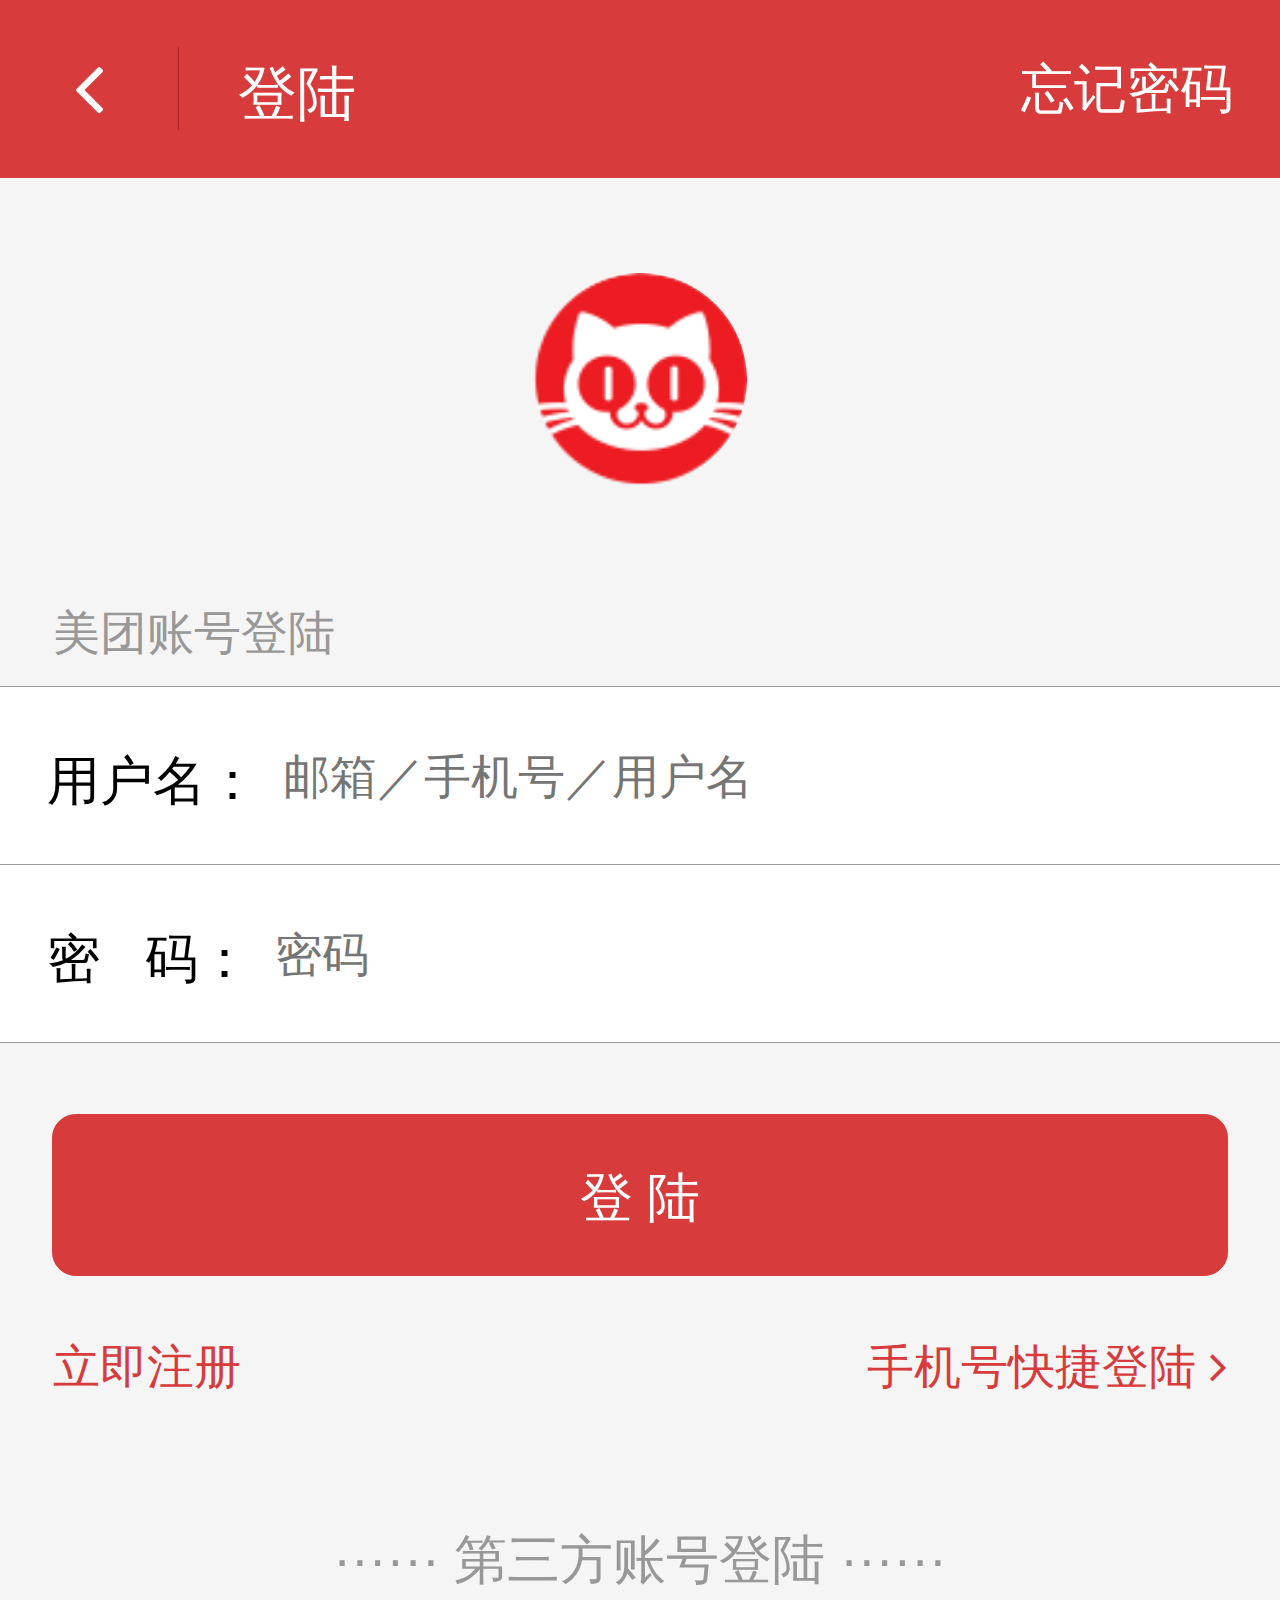
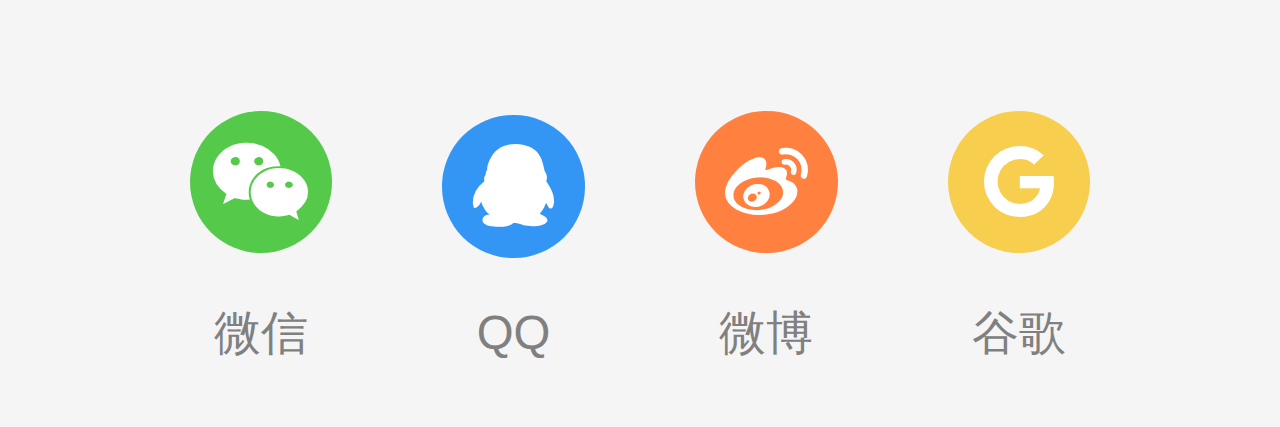
<file: login.html>
<!DOCTYPE html>
<html lang="en">
<head>
    <meta charset="UTF-8">
    <meta name="viewport" content="width=device-width, height=device-height, initial-scale=1.0, maximum-scale=1.0, user-scalable=no">
    <link rel="stylesheet" href="css/reset.css"/>
    <script src="js/auto-size.js"></script>
    <link rel="stylesheet" href="css/font-awesome.css">
    <link rel="stylesheet" href="css/myStyle.css">
    <title>登陆</title>
</head>
<body>
    <header class="loginHeader">
        <a href="index.html">
            <i class="fa fa-angle-left"></i>
        </a>
        <div>
            <span>登陆</span>
            <a href="#">忘记密码</a>
        </div>
    </header>
    <div class="loginHeader-support"></div>
    <div class="loginImg">
        <img src="img/avatar.png" alt="">
        <a href="#">美团账号登陆</a>
    </div>
    <form action="" method="post" class="login-form">
        <div class="div1">
            <label for="username">用户名：</label>
            <input type="text" id="username" class="login-username" placeholder="邮箱／手机号／用户名">
        </div>
        <div>
            <label for="userpassword">密 &nbsp;&nbsp;码：</label>
            <input type="password" id="userpassword" class="login-userpassword" placeholder="密码">
        </div>
        <!--<input type="submit" value="登 陆" class="login-submit">-->
        <a href="user.html" class="login-submit">登 陆</a>
    </form>
    <nav class="login-regist">
        <a href="regist.html">立即注册</a>
        <a href="#">手机号快捷登陆 <i class="fa fa-angle-right"></i></a>
    </nav>
    <p class="login-p">
        ······ 第三方账号登陆 ······
    </p>
    <ul class="login-link">
        <li>
            <a href="#">
                <i class="fa fa-weixin"></i>
            </a>
            <p>微信</p>
        </li>
        <li>
            <a href="#">
                <i class="fa fa-qq"></i>
            </a>
            <p>QQ</p>
        </li>
        <li>
            <a href="#">
                <i class="fa fa-weibo"></i>
            </a>
            <p>微博</p>
        </li>
        <li>
            <a href="#">
                <i class="fa fa-google"></i>
            </a>
            <p>谷歌</p>
        </li>

    </ul>

</body>
</html>
</file>
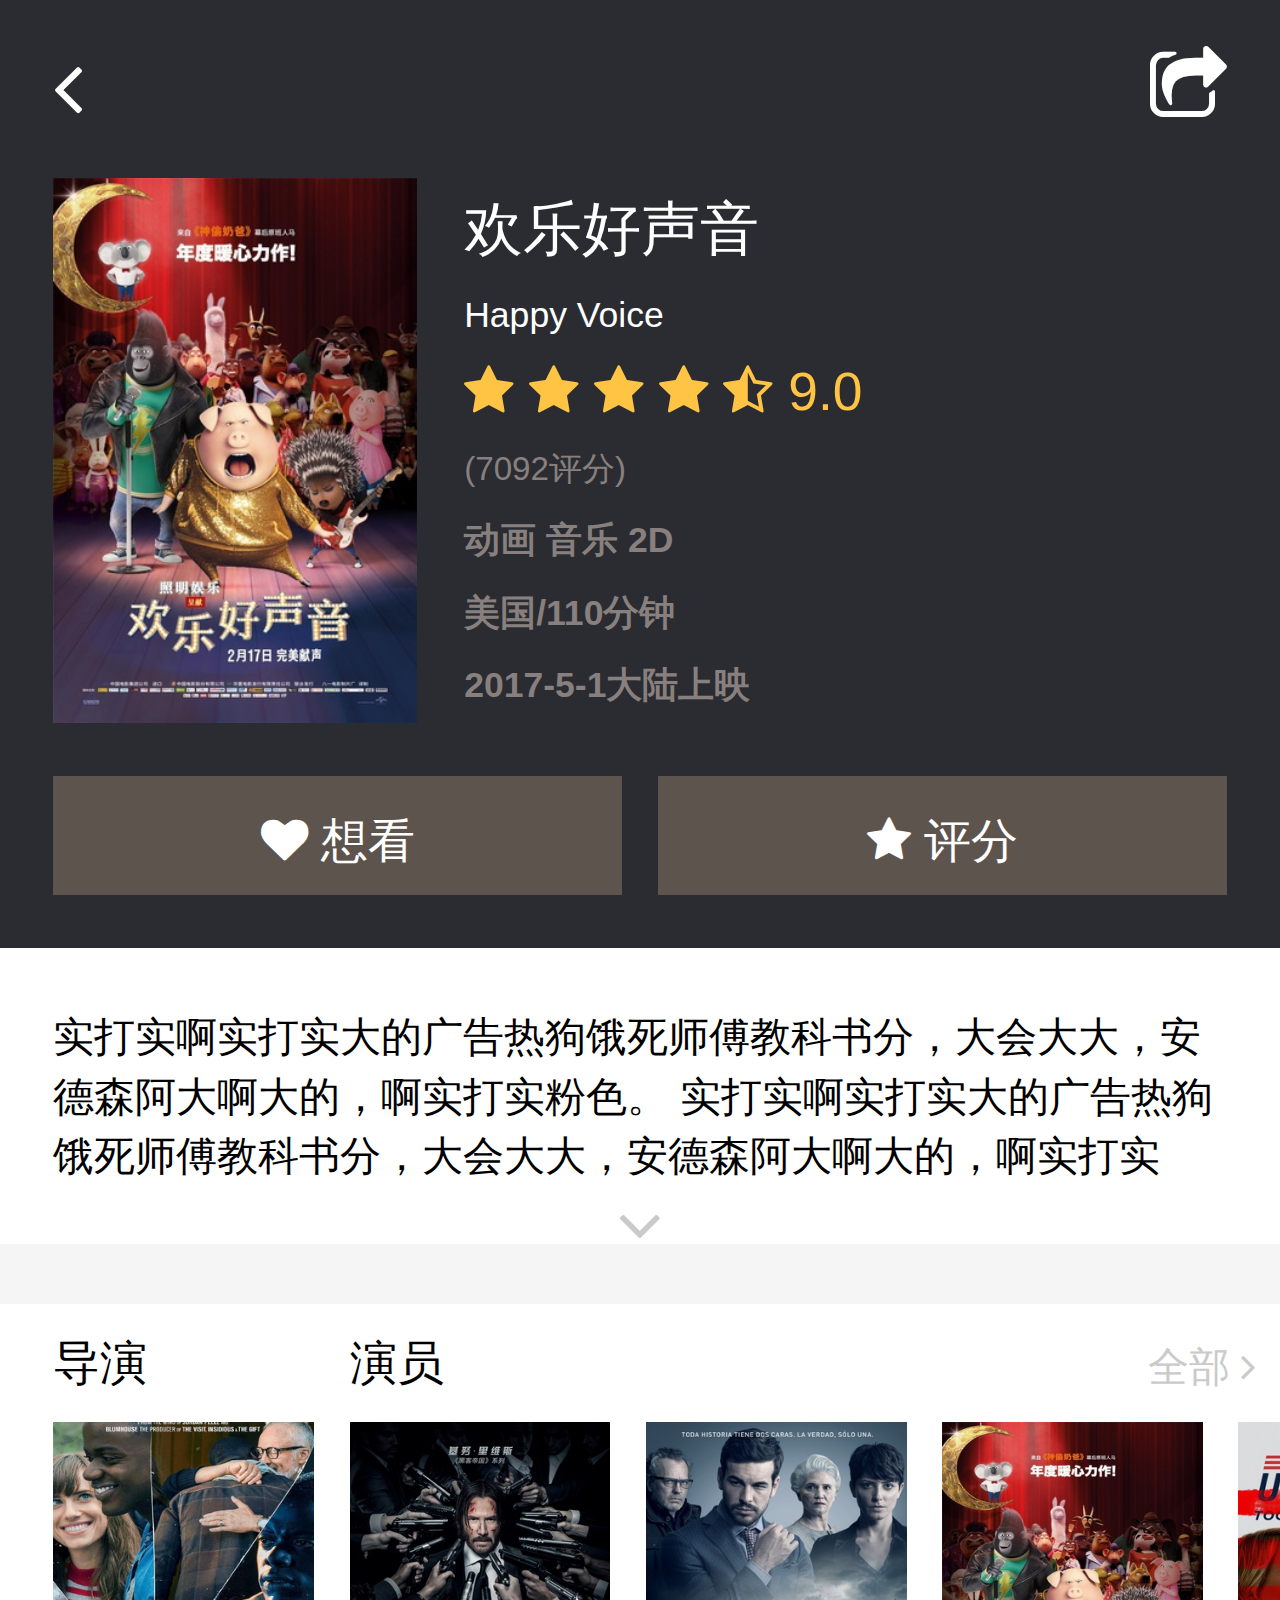
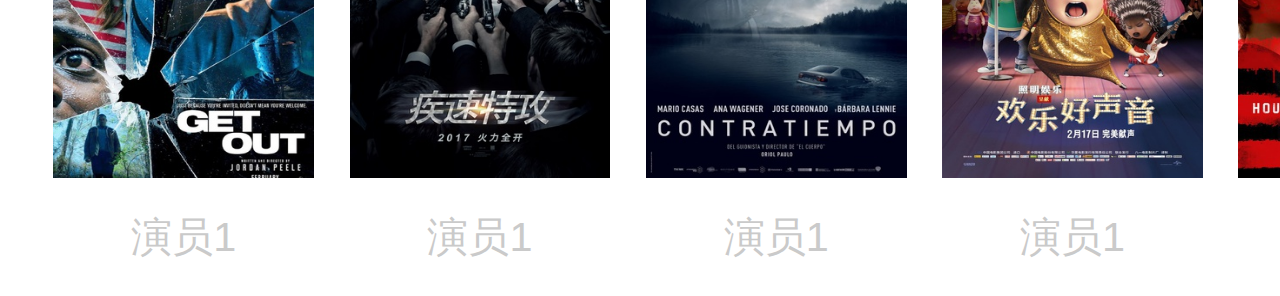
<file: movieinfo.html>
<!DOCTYPE html>
<html lang="en">
<head>
    <meta charset="UTF-8">
    <title>电影详情</title>
    <meta name="viewport" content="width=device-width, height=device-height, initial-scale=1.0, maximum-scale=1.0, user-scalable=no">
    <link rel="stylesheet" href="css/reset.css"/>
    <script src="js/auto-size.js"></script>
    <link rel="stylesheet" href="css/font-awesome.css">
    <link rel="stylesheet" href="css/myStyle.css">
</head>
<body>
    <div class="movieinfo-top">
        <input type="checkbox" id="xiangkan">
        <input type="checkbox" name="pingfen" id="pingfen">

        <div class="movieinfoheader">
            <a href="cinema-1.html"><i class="fa fa-angle-left"></i></a>
            <a href="#"><i class="fa fa-share-square-o"></i></a>
        </div>
        <div class="movieinfomiddle">
            <img src="img/5.jpg" alt="">
            <div class="right">
                <p>欢乐好声音</p>
                <small>Happy Voice</small>
                <span>
                    <i class="fa fa-star"></i>
                    <i class="fa fa-star"></i>
                    <i class="fa fa-star"></i>
                    <i class="fa fa-star"></i>
                    <i class="fa fa-star-half-full"></i>
                    9.0
                </span>
                <i>
                    (7092评分)
                </i>
                <b>动画 音乐 2D</b>
                <b>美国/110分钟</b>
                <b>2017-5-1大陆上映</b>
            </div>
        </div>
        <div class="movieinfobottom">
            <label for="xiangkan">
                <i class="fa fa-heart"></i> 想看
            </label>
            <label for="pingfen">
                <i class="fa fa-star"></i> 评分
            </label>
        </div>
        <div class="movieinfopingfen">
            <input type="checkbox" name="pingfenstar" id="pingfenstar1">
            <input type="checkbox" name="pingfenstar" id="pingfenstar2">
            <input type="checkbox" name="pingfenstar" id="pingfenstar3">
            <input type="checkbox" name="pingfenstar" id="pingfenstar4">
            <input type="checkbox" name="pingfenstar" id="pingfenstar5">
            <label for="pingfenstar1" class="star1-n star-n">
                <i class="fa fa-star-o"></i>
            </label>
            <label for="pingfenstar1" class="star1-y star-y">
                <i class="fa fa-star"></i>
            </label>
            <label for="pingfenstar2" class="star2-n star-n">
                <i class="fa fa-star-o"></i>
            </label>
            <label for="pingfenstar2" class="star2-y star-y">
                <i class="fa fa-star"></i>
            </label>
            <label for="pingfenstar3" class="star3-n star-n">
                <i class="fa fa-star-o"></i>
            </label>
            <label for="pingfenstar3" class="star3-y star-y">
                <i class="fa fa-star"></i>
            </label>
            <label for="pingfenstar4" class="star4-n star-n">
                <i class="fa fa-star-o"></i>
            </label>
            <label for="pingfenstar4" class="star4-y star-y">
                <i class="fa fa-star"></i>
            </label>
            <label for="pingfenstar5" class="star5-n star-n">
                <i class="fa fa-star-o"></i>
            </label>
            <label for="pingfenstar5" class="star5-y star-y">
                <i class="fa fa-star"></i>
            </label>
        </div>
    </div>
    <div class="movieinfo-top_support"></div>
    <input type="checkbox" name="pull" id="pull">
    <div class="movieinfo-middle middle1">
        <p>
            实打实啊实打实大的广告热狗饿死师傅教科书分，大会大大，安德森阿大啊大的，啊实打实粉色。
            实打实啊实打实大的广告热狗饿死师傅教科书分，大会大大，安德森阿大啊大的，啊实打实
        </p>
        <label for="pull" class="pull pull1">
            <i class="fa fa-angle-down"></i>
        </label>
    </div>
    <div class="movieinfo-middle middle2">
        <p>
            实打实啊实打实大的广告热狗饿死师傅教科书分，大会大大，安德森阿大啊大的，啊实打实粉色。
            实打实啊实打实大的广告热狗饿死师傅教科书分，大会大大，安德森阿大啊大的，啊实打实
            实打实啊实打实大的广告热狗饿死师傅教科书分，大会大大，安德森阿大啊大的，啊实打实
            实打实啊实打实大的广告热狗饿死师傅教科书分，大会大大，安德森阿大啊大的，啊实打实
            实打实啊实打实大的广告热狗饿死师傅教科书分，大会大大，安德森阿大啊大的，啊实打实
            实打实啊实打实大的广告热狗饿死师傅教科书分，大会大大，安德森阿大啊大的，啊实打实
            实打实啊实打实大的广告热狗饿死师傅教科书分，大会大大，安德森阿大啊大的，啊实打实
            实打实啊实打实大的广告热狗饿死师傅教科书分，大会大大，安德森阿大啊大的，啊实打实
            实打实啊实打实大的广告热狗饿死师傅教科书分，大会大大，安德森阿大啊大的，啊实打实
        </p>
        <label for="pull" class="pull pull2">
            <i class="fa fa-angle-up"></i>
        </label>
    </div>
    <div class="movieinfo-middle_actor">
        <ul>
           <li>
               <p>导演</p>
               <img src="img/2.jpg" alt="">
               <span>演员1</span>
           </li>
            <li>
                <p>演员</p>
                <img src="img/3.jpg" alt="">
                <span>演员1</span>
            </li>
            <li>
                <p></p>
                <img src="img/4.jpg" alt="">
                <span>演员1</span>
            </li>
            <li>
                <p></p>
                <img src="img/5.jpg" alt="">
                <span>演员1</span>
            </li>
            <li>
                <p></p>
                <img src="img/6.jpg" alt="">
                <span>演员1</span>
            </li>
        </ul>
        <a href="#">全部 <i class="fa fa-angle-right"></i></a>
    </div>
    <a href="cinema-1.html" class="movieinfo-bottom">立即购票</a>
</body>
</html>
</file>
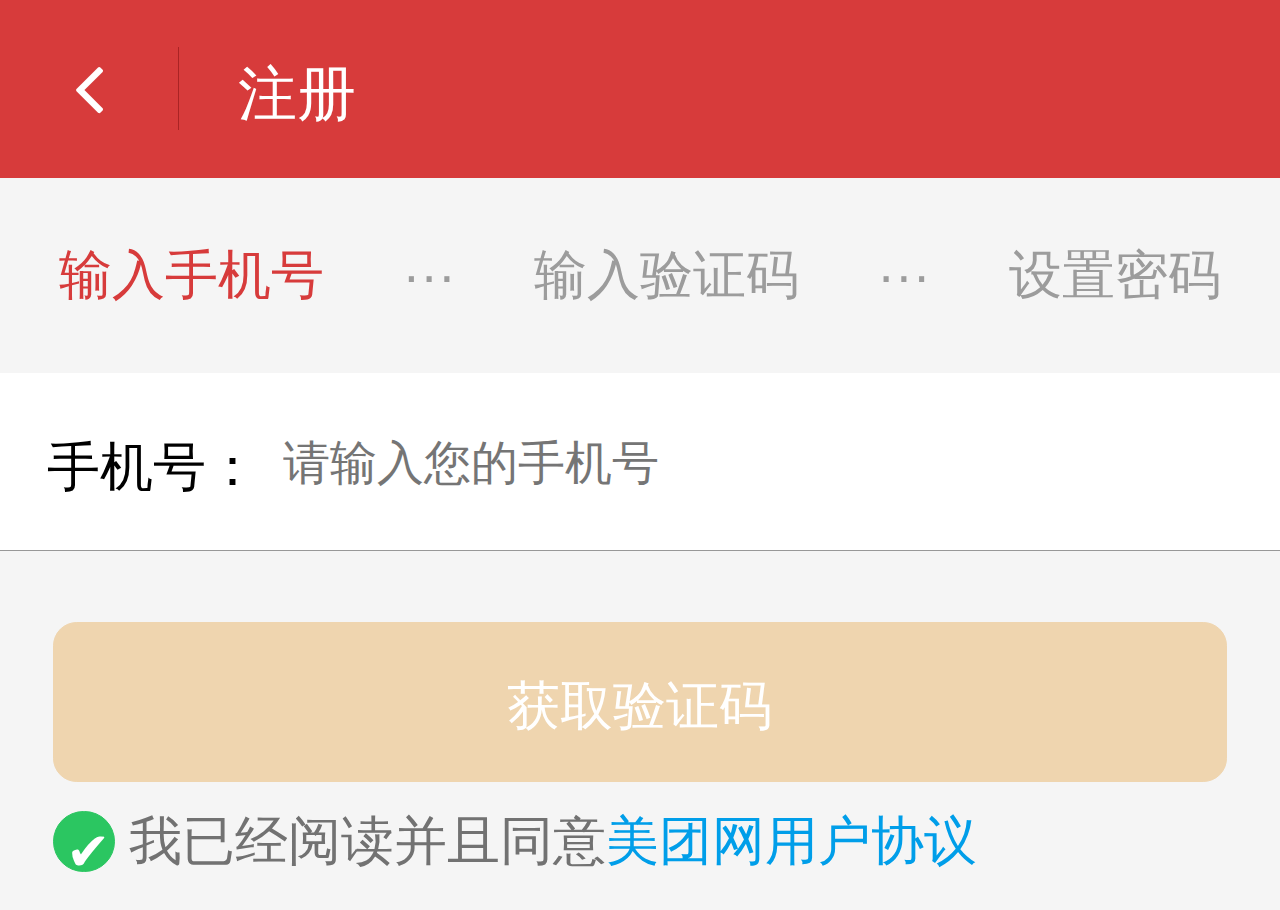
<file: regist.html>
<!DOCTYPE html>
<html lang="en">
<head>
    <meta charset="UTF-8">
    <meta name="viewport" content="width=device-width, height=device-height, initial-scale=1.0, maximum-scale=1.0, user-scalable=no">
    <link rel="stylesheet" href="css/reset.css"/>
    <script src="js/auto-size.js"></script>
    <link rel="stylesheet" href="css/font-awesome.css">
    <link rel="stylesheet" href="css/myStyle.css">
    <title>注册</title>
</head>
<body>
    <header class="loginHeader">
    <a href="login.html">
        <i class="fa fa-angle-left"></i>
    </a>
    <div>
        <span>注册</span>
    </div>
</header>
    <div class="loginHeader-support"></div>

    <div class="loading">
        <p>输入手机号</p><p>···</p><p>输入验证码</p><p>···</p><p>设置密码</p>
    </div>
    <form action="" method="post" class="login-form">
        <div class="div1 regist-div1">
            <label for="username">手机号：</label>
            <input type="text" id="username" class="login-username" placeholder="请输入您的手机号">
        </div>
        <input type="submit" value="获取验证码" class="login-submit regist-submit">
        <div class="form-bottom">
            <input type="checkbox" name="ifKnow" id="ifKnow" checked>
            <label for="ifKnow" class="label-ico"></label>
            <label for="ifKnow" class="label-p"> &nbsp;我已经阅读并且同意<span>美团网用户协议</span></label>
        </div>
    </form>
</body>
</html>
</file>
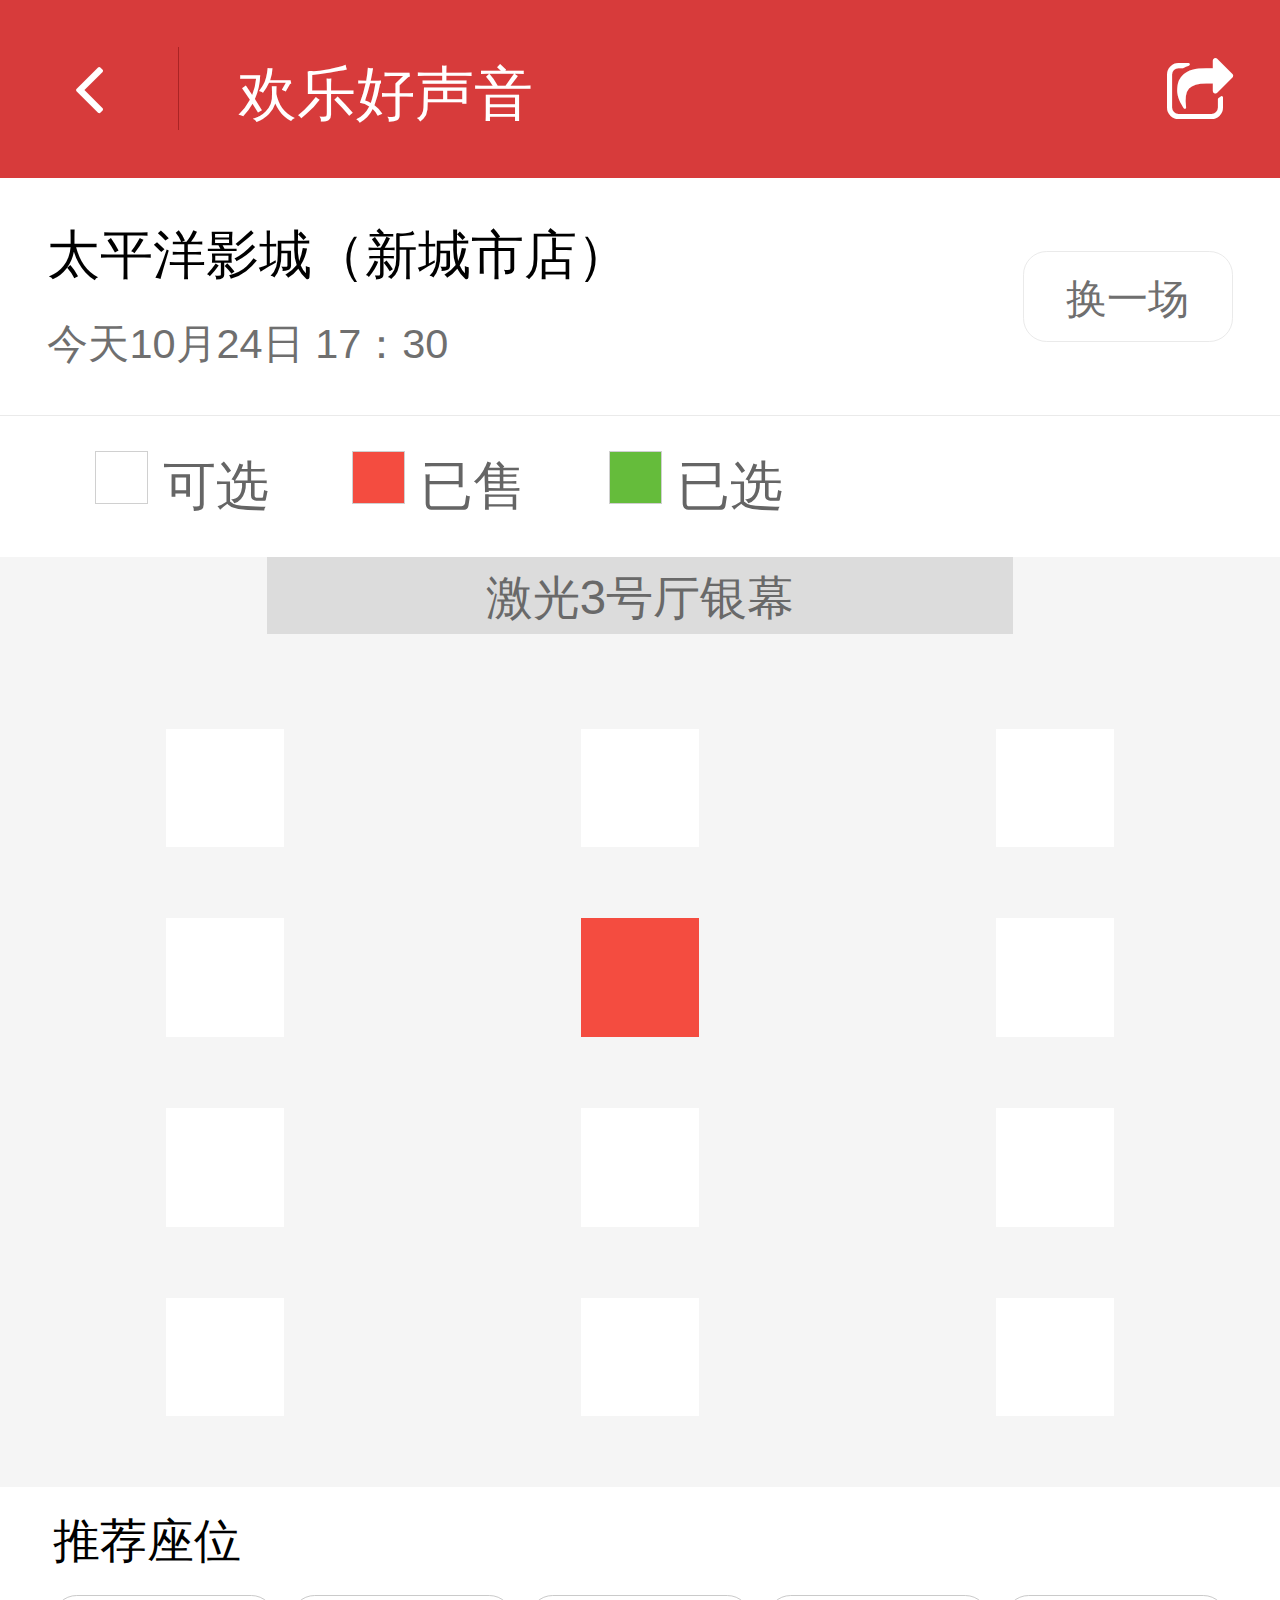
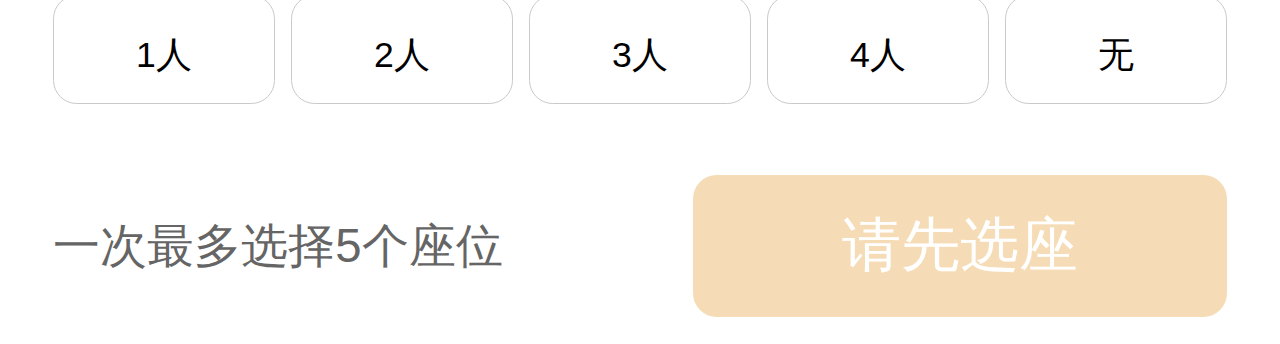
<file: select.html>
<!DOCTYPE html>
<html lang="en">
<head>
    <meta charset="UTF-8">
    <title>电影选座</title>
    <meta name="viewport" content="width=device-width, height=device-height, initial-scale=1.0, maximum-scale=1.0, user-scalable=no">
    <link rel="stylesheet" href="css/reset.css"/>
    <script src="js/auto-size.js"></script>
    <link rel="stylesheet" href="css/font-awesome.css">
    <link rel="stylesheet" href="css/myStyle.css">
</head>
<body>
    <!--页面头部-->
    <header class="loginHeader">
        <a href="cinema-1.html">
        <i class="fa fa-angle-left"></i>
    </a>
        <div>
        <span>欢乐好声音</span>
        <input type="checkbox" name="cinemaLike" id="cinemaLike" disabled>
        <label for="cinemaLike" class="cinemaLike cinemaLike-no">
            <i class="fa fa-share-square-o"></i>
        </label>
    </div>
    </header>
    <div class="loginHeader-support"></div>

    <!--影院信息-->
    <div class="select-cinema">
        <div class="left">
            <p>太平洋影城（新城市店）</p>
            <span>今天10月24日 17：30</span>
        </div>
        <a href="cinema-1.html">换一场</a>
    </div>
    <div class="select-cinema_bottom">
        <div>
            <span><i></i> 可选</span>
            <span><i></i> 已售</span>
            <span><i></i> 已选</span>
        </div>
    </div>

    <form class="select">
        <input type="checkbox" name="seat" id="seat1">
        <input type="checkbox" name="seat" id="seat2">
        <input type="checkbox" name="seat" id="seat3">
        <input type="checkbox" name="seat" id="seat4">
        <input type="checkbox" name="seat" id="seat5" disabled>
        <input type="checkbox" name="seat" id="seat6">
        <input type="checkbox" name="seat" id="seat7">
        <input type="checkbox" name="seat" id="seat8">
        <input type="checkbox" name="seat" id="seat9">
        <input type="checkbox" name="seat" id="seat10">
        <input type="checkbox" name="seat" id="seat11">
        <input type="checkbox" name="seat" id="seat12">
        <input type="radio" name="seatauto" id="seatauto1">
        <input type="radio" name="seatauto" id="seatauto2">
        <input type="radio" name="seatauto" id="seatauto3">
        <input type="radio" name="seatauto" id="seatauto4">
        <input type="radio" name="seatauto" id="seatauto5">
        <input type="submit" id="selectok">
        <div class="seatall">
            <p>激光3号厅银幕</p>
            <div class="row1">
                <label for="seat1" class="seat1"></label>
                <label for="seat2" class="seat2"></label>
                <label for="seat3" class="seat3"></label>
            </div>
            <div class="row2">
                <label for="seat4" class="seat4"></label>
                <label for="seat5" class="seat5"></label>
                <label for="seat6" class="seat6"></label>

            </div>
            <div class="row3">
                <label for="seat7" class="seat7"></label>
                <label for="seat8" class="seat8"></label>
                <label for="seat9" class="seat9"></label>

            </div>
            <div class="row4">
                <label for="seat10" class="seat10"></label>
                <label for="seat11" class="seat11"></label>
                <label for="seat12" class="seat12"></label>

            </div>
        </div>
        <div class="seat-middle">
            <p>推荐座位</p>
            <label for="seatauto1" class="seatauto1">1人</label>
            <label for="seatauto2" class="seatauto2">2人</label>
            <label for="seatauto3" class="seatauto3">3人</label>
            <label for="seatauto4" class="seatauto4">4人</label>
            <label for="seatauto5" class="seatauto5">无</label>
        </div>
        <div class="seat-bottom">
            <nav>
                <p>一次最多选择5个座位</p>
                <label for="selectok" class="selectnotok">请先选座</label>
                <label for="selectok" class="selectisok">确&nbsp;&nbsp;认</label>
            </nav>
        </div>
    </form>


</body>
</html>
</file>
<file: css/myStyle.css>
* {
  margin: 0;
  padding: 0; }

body {
  font-family: "Apple Braille", "STHeiti","Helvetica",sans-serif;
  font-size: 16px;
  background-color: #F5F5F5;
  height: 100%; }

input {
  display: none;
  outline-style: none; }

a {
  text-decoration: none; }

button {
  outline-style: none; }

header {
  width: 100%;
  height: 1.55rem;
  background-color: #D73B3B;
  position: fixed;
  z-index: 8; }

.support {
  content: "";
  width: 100%;
  height: 1.55rem; }

a {
  color: black; }

.address {
  display: block;
  color: white;
  font-size: .5rem;
  text-align: center;
  line-height: 1.7rem;
  width: 2.2rem;
  height: 1.55rem;
  top: 0;
  left: 0;
  z-index: 9;
  position: fixed; }

#address:checked ~ .address-list {
  display: block; }

#address:checked ~ .address i {
  transform: rotate(-90deg); }

.address-list {
  top: 1.55rem;
  left: 0;
  background-color: white;
  width: 100%;
  height: 10rem;
  overflow: scroll;
  display: none;
  color: #808080;
  z-index: 10;
  font-size: .3rem;
  position: fixed; }
  .address-list .city {
    display: flex;
    width: 100%;
    height: .8rem;
    box-sizing: border-box;
    border-bottom: 0.01rem solid grey;
    padding-left: .2rem;
    padding-right: .3rem;
    justify-content: space-between;
    flex-wrap: wrap;
    background-color: white; }
    .address-list .city span {
      display: block;
      height: .8rem;
      line-height: .8rem; }
    .address-list .city i {
      display: block;
      height: .8rem;
      line-height: .8rem; }
  .address-list ul {
    width: 100%;
    display: none;
    background-color: white; }
    .address-list ul li {
      width: 100%;
      padding-left: .2rem;
      height: .8rem;
      box-sizing: border-box;
      border-bottom: 0.01rem solid grey;
      line-height: .8rem;
      background-color: white; }
  .address-list #hotCity:checked ~ .hotCity i {
    transform: rotate(-90deg); }
  .address-list #hotCity:checked ~ .hotCityul {
    display: block; }
  .address-list #aCity:checked ~ .aCity i {
    transform: rotate(-90deg); }
  .address-list #aCity:checked ~ .aCityul {
    display: block; }
  .address-list #bCity:checked ~ .bCity i {
    transform: rotate(-90deg); }
  .address-list #bCity:checked ~ .bCityul {
    display: block; }
  .address-list #cCity:checked ~ .cCity i {
    transform: rotate(-90deg); }
  .address-list #cCity:checked ~ .cCityul {
    display: block; }

.menu-bcg {
  background-color: #B81B20;
  position: absolute;
  width: 5.85rem;
  height: 1rem;
  left: 2.5rem;
  top: 0.275rem;
  border-radius: .1rem;
  position: fixed;
  z-index: 9; }

.menu {
  width: 1.95rem;
  height: 1rem;
  background-color: transparent;
  position: absolute;
  color: white;
  text-align: center;
  line-height: 1.1rem;
  font-size: .4rem;
  position: fixed;
  z-index: 9; }

.menu1 {
  left: 2.5rem;
  top: 0.275rem; }

.menu2 {
  left: 4.45rem;
  top: 0.275rem; }

.menu3 {
  left: 6.4rem;
  top: 0.275rem; }

#hot:checked ~ .menu1 {
  background-color: white;
  color: #D73B3B;
  border-radius: .1rem; }

#coming:checked ~ .menu2 {
  background-color: white;
  color: #D73B3B;
  border-radius: .1rem; }

#search:checked ~ .menu3 {
  background-color: white;
  color: #D73B3B;
  border-radius: .1rem; }

#search:checked ~ .search-form {
  display: block; }

#search:checked ~ .body-coming {
  display: none; }

#search:checked ~ .body-hot {
  display: none; }

#hot:checked ~ .body-coming {
  display: none; }

#coming:checked ~ .body-hot {
  display: none; }

.search-form {
  width: 100%;
  height: 1.35rem;
  display: none;
  background-color: #D73B3B;
  padding: .25rem 0;
  position: fixed;
  top: 1.54rem;
  z-index: 9; }
  .search-form .search-form_i {
    display: block;
    color: #808080;
    font-size: .3rem;
    position: absolute;
    top: .55rem;
    left: 3.3rem; }
  .search-form .search-list {
    -webkit-appearance: none;
    display: block;
    width: 10rem;
    height: .85rem;
    background-color: white;
    border: .01rem solid #ccc;
    border-radius: .1rem;
    margin: auto;
    color: #808080;
    padding-left: 3.35rem;
    padding-right: .2rem;
    outline-style: none;
    font-size: .3rem; }

.search {
  display: block;
  width: 1.55rem;
  height: 1.55rem;
  position: absolute;
  right: 0;
  top: 0;
  font-size: .6rem;
  color: white;
  text-align: center;
  line-height: 1.7rem;
  position: fixed;
  z-index: 9; }

#search2:checked ~ .search-form {
  display: block; }

#search2:checked ~ .search i {
  color: grey; }

.body-coming {
  overflow: scroll; }
  .body-coming > li:nth-child(odd) {
    width: 100%;
    height: .75rem;
    line-height: .8rem;
    color: black;
    font-size: .35rem; }
  .body-coming .tuijian-body {
    box-sizing: border-box;
    width: 100%;
    height: 3.4rem;
    background-color: white;
    padding: .4rem 0;
    overflow: scroll; }
    .body-coming .tuijian-body > ul {
      height: 2.6rem;
      display: flex; }
      .body-coming .tuijian-body > ul > li {
        width: 4.6rem;
        height: 2.6rem;
        margin-left: .4rem; }
        .body-coming .tuijian-body > ul > li img {
          width: 4.6rem;
          height: 2.6rem; }
  .body-coming .qidai-body {
    width: 100%;
    height: 6rem;
    background-color: white;
    padding: .3rem 0;
    box-sizing: border-box;
    overflow: scroll; }
    .body-coming .qidai-body > ul {
      height: 5.4rem;
      display: flex; }
      .body-coming .qidai-body > ul > li {
        height: 5.4rem;
        width: 2.6rem;
        margin-left: .4rem;
        position: relative; }
        .body-coming .qidai-body > ul > li p {
          font-size: .4rem;
          height: .65rem;
          display: flex;
          flex-wrap: nowrap;
          overflow: hidden;
          align-items: center; }
        .body-coming .qidai-body > ul > li span {
          display: block;
          font-size: .34rem;
          color: grey;
          height: .65rem; }
        .body-coming .qidai-body > ul > li img {
          width: 2.6rem;
          height: 3.45rem; }
        .body-coming .qidai-body > ul > li label {
          width: .8rem;
          height: .6rem;
          background-color: rgba(128, 128, 128, 0.3);
          color: white;
          position: absolute;
          top: .65rem;
          left: 0;
          font-size: .6rem;
          text-align: center;
          line-height: .6rem; }
        .body-coming .qidai-body > ul > li #like1:checked ~ .like1 {
          color: #D73B3B; }
        .body-coming .qidai-body > ul > li #like2:checked ~ .like2 {
          color: #D73B3B; }
        .body-coming .qidai-body > ul > li #like3:checked ~ .like3 {
          color: #D73B3B; }
        .body-coming .qidai-body > ul > li #like4:checked ~ .like4 {
          color: #D73B3B; }
        .body-coming .qidai-body > ul > li #like5:checked ~ .like5 {
          color: #D73B3B; }
  .body-coming .day-body {
    background-color: white;
    width: 100%; }
    .body-coming .day-body > ul {
      width: 100%; }
      .body-coming .day-body > ul li {
        box-sizing: border-box;
        height: 3.45rem;
        width: 100%;
        padding: .4rem;
        display: flex;
        justify-content: space-between;
        align-items: center;
        position: relative;
        border-bottom: 0.01rem solid #ccc; }
        .body-coming .day-body > ul li img {
          height: 2.65rem;
          width: 1.95rem; }
        .body-coming .day-body > ul li div {
          flex-grow: 1;
          padding-left: .35rem; }
          .body-coming .day-body > ul li div h1 {
            font-size: .5rem; }
          .body-coming .day-body > ul li div p {
            margin: .3rem 0;
            color: #ccc;
            font-size: .36rem; }
            .body-coming .day-body > ul li div p span {
              color: #F7CE4D; }
          .body-coming .day-body > ul li div small {
            display: block;
            font-size: .4rem;
            color: #656565;
            margin-top: .15rem; }
        .body-coming .day-body > ul li button {
          box-sizing: border-box;
          width: 1.8rem;
          height: .8rem;
          font-size: .38rem;
          background-color: white;
          border-radius: .15rem; }
        .body-coming .day-body > ul li .xiangkan {
          color: #D73B3B;
          border: 0.01rem solid #D73B3B; }
        .body-coming .day-body > ul li .yushou {
          color: #00c1de;
          border: .01rem solid #00c1de; }
        .body-coming .day-body > ul li a {
          display: block;
          box-sizing: border-box;
          border-radius: 50%;
          border: .01rem solid white;
          background-color: rgba(128, 128, 128, 0.3);
          position: absolute;
          left: .95rem; }
          .body-coming .day-body > ul li a i {
            font-size: .35rem;
            color: white;
            padding: .225rem; }

.body-hot {
  width: 100%; }
  .body-hot .body-hot_banner {
    width: 100%;
    height: 3rem;
    overflow: hidden; }
    .body-hot .body-hot_banner a {
      display: block;
      width: 100%;
      height: 3rem; }
      .body-hot .body-hot_banner a img {
        width: 100%;
        height: 3rem; }
    .body-hot .body-hot_banner a:nth-child(1) {
      animation: banner 10s infinite; }
@keyframes banner {
  0% {
    margin-top: 0; }
  33% {
    margin-top: 0; }
  34% {
    margin-top: -3rem; }
  67% {
    margin-top: -3rem; }
  68% {
    margin-top: -6rem; }
  99.9% {
    margin-top: -6rem; }
  100% {
    margin-top: 0; } }
  .body-hot .body-hot_movie {
    background-color: white;
    width: 100%; }
    .body-hot .body-hot_movie li {
      box-sizing: border-box;
      height: 3.45rem;
      width: 100%;
      padding: .4rem;
      display: flex;
      justify-content: space-between;
      align-items: center;
      flex-wrap: wrap;
      position: relative;
      border-bottom: 0.01rem solid #ccc; }
      .body-hot .body-hot_movie li img {
        height: 2.65rem;
        width: 1.95rem; }
      .body-hot .body-hot_movie li div {
        flex-grow: 1;
        padding-left: .35rem; }
        .body-hot .body-hot_movie li div h1 {
          font-size: .5rem; }
        .body-hot .body-hot_movie li div p {
          margin: .3rem 0;
          color: #ccc;
          font-size: .36rem; }
          .body-hot .body-hot_movie li div p span {
            color: #F7CE4D; }
        .body-hot .body-hot_movie li div small {
          display: block;
          font-size: .4rem;
          color: #656565;
          margin-top: .15rem; }
      .body-hot .body-hot_movie li button {
        box-sizing: border-box;
        width: 1.8rem;
        height: .8rem;
        font-size: .38rem;
        background-color: white;
        border-radius: .15rem; }
      .body-hot .body-hot_movie li .xiangkan {
        color: #D73B3B;
        border: 0.01rem solid #D73B3B; }
      .body-hot .body-hot_movie li .yushou {
        color: #00c1de;
        border: .01rem solid #00c1de; }
      .body-hot .body-hot_movie li a {
        display: block;
        box-sizing: border-box;
        border-radius: 50%;
        border: .01rem solid white;
        background-color: rgba(128, 128, 128, 0.3);
        position: absolute;
        left: .95rem; }
        .body-hot .body-hot_movie li a i {
          font-size: .35rem;
          color: white;
          padding: .225rem; }
    .body-hot .body-hot_movie li:nth-child(1) {
      width: 100%;
      height: 5.75rem;
      padding-bottom: 0; }
      .body-hot .body-hot_movie li:nth-child(1) .news1, .body-hot .body-hot_movie li:nth-child(1) .news2 {
        display: flex;
        width: 100%;
        height: 1.15rem;
        align-items: center; }
        .body-hot .body-hot_movie li:nth-child(1) .news1 span, .body-hot .body-hot_movie li:nth-child(1) .news2 span {
          display: block;
          width: 7.65rem;
          height: 1.15rem;
          box-sizing: border-box;
          border-top: 0.01rem solid #ccc;
          line-height: 1.15rem;
          color: grey;
          margin-left: .3rem;
          font-size: .4rem; }
        .body-hot .body-hot_movie li:nth-child(1) .news1 i, .body-hot .body-hot_movie li:nth-child(1) .news2 i {
          margin-left: 1.05rem;
          display: block;
          width: 1rem;
          height: .62rem;
          box-sizing: border-box;
          border: 0.01rem solid #F7CE4D;
          color: #F7CE4D;
          font-size: .3rem;
          text-align: center;
          line-height: .62rem;
          border-radius: .2rem; }
      .body-hot .body-hot_movie li:nth-child(1) .news1 {
        margin-top: .4rem; }
      .body-hot .body-hot_movie li:nth-child(1) a {
        top: 1.2rem; }

.allfooter {
  background-color: #F5F5F5;
  width: 100%;
  height: 1.5rem;
  position: fixed;
  bottom: 0;
  display: flex;
  justify-content: space-between; }
  .allfooter a {
    display: flex;
    flex-wrap: wrap;
    width: 25%;
    height: 1.5rem;
    color: grey; }
    .allfooter a i {
      display: inline-block;
      width: 100%;
      height: 1rem;
      font-size: .6rem;
      text-align: center;
      line-height: 1rem; }
    .allfooter a span {
      display: inline-block;
      width: 100%;
      height: .5rem;
      font-size: .4rem;
      text-align: center; }
  .allfooter .indexA {
    color: #D73B3B; }
  .allfooter .userA {
    color: #D73B3B; }

.support-bottom {
  display: block;
  content: '';
  width: 100%;
  height: 1.5rem;
  background-color: #F5F5F5; }

.userHeader {
  width: 100%;
  height: 3.3rem;
  background-color: #D73B3B;
  display: flex;
  justify-content: center;
  align-items: center; }
  .userHeader .userimg {
    display: block;
    width: 1.95rem;
    height: 1.95rem;
    border-radius: 50%;
    background: url("../img/loading_2.e3d934bf_02.png") no-repeat;
    background-size: 99%; }
    .userHeader .userimg img {
      width: 1.95rem;
      height: 1.95rem;
      border-radius: 50%; }
  .userHeader a {
    font-size: .8rem;
    color: white; }
  .userHeader div {
    width: 7.5rem;
    height: 3.3rem;
    padding: 1rem .45rem;
    box-sizing: border-box;
    color: white; }
    .userHeader div span {
      display: block;
      font-size: .5rem;
      margin-bottom: .2rem; }
    .userHeader div small {
      width: 2.5rem;
      padding: .1rem;
      display: block;
      font-size: .4rem;
      margin-left: .2rem;
      border: .01rem solid white;
      text-align: center;
      border-radius: .2rem; }

.support-userHeader {
  display: block;
  content: "";
  width: 100%;
  height: 3.3rem; }

.icon {
  display: block;
  width: .73rem;
  height: .6rem;
  background: url("../img/icon.png") no-repeat;
  background-size: 5rem 3rem;
  margin: .1rem 0;
  box-sizing: border-box; }

.userNav {
  width: 100%;
  height: 1.4rem;
  background-color: white;
  padding: .4rem 0;
  display: flex;
  justify-content: space-between; }
  .userNav > a {
    width: 2.7rem;
    height: 1.4rem;
    display: flex;
    flex-wrap: wrap;
    justify-content: center;
    align-items: center; }
    .userNav > a .i-kanguo {
      width: .63rem;
      height: .6rem;
      background-position: -.9rem 0; }
    .userNav > a .i-yingping {
      width: .9rem;
      height: .6rem;
      background-position: -1.82rem 0; }
    .userNav > a .i-huati {
      width: .7rem;
      height: .7rem;
      background-position: -2.8rem 0; }
    .userNav > a p {
      width: 2.7rem;
      height: .6rem;
      font-size: .4rem;
      line-height: .6rem;
      text-align: center;
      margin-top: .1rem; }
      .userNav > a p span {
        display: inline-block;
        height: .6rem;
        line-height: .7rem; }
  .userNav a:nth-child(n+2) {
    border-left: 0.01rem solid #ccc; }

.userDD-header {
  width: 100%;
  height: 1.35rem;
  background: white;
  display: flex;
  justify-content: space-between;
  box-sizing: border-box;
  padding: 0 .5rem;
  border-bottom: .01rem solid #E9E9E9;
  align-items: center; }
  .userDD-header span {
    font-size: .4rem; }
    .userDD-header span i {
      font-size: .5rem; }
  .userDD-header span:nth-child(2) {
    color: grey; }

.userDD {
  width: 100%;
  height: 1.3rem;
  background-color: white;
  padding: .3rem 0;
  display: flex;
  justify-content: space-between; }
  .userDD > a {
    width: 2.7rem;
    height: 1.4rem;
    display: flex;
    flex-wrap: wrap;
    justify-content: center;
    align-items: center; }
    .userDD > a .i-xiaofei {
      width: .68rem;
      height: .63rem;
      background-position: 0 -.8rem; }
    .userDD > a .i-fukuan {
      width: .76rem;
      height: .63rem;
      background-position: -1rem -.79rem; }
    .userDD > a .i-pingjia {
      width: .71rem;
      height: .63rem;
      background-position: -1.81rem -.71rem; }
    .userDD > a .i-tuikuan {
      width: .7rem;
      height: .63rem;
      background-position: -2.8rem -.7rem; }
    .userDD > a p {
      width: 2.7rem;
      height: .6rem;
      font-size: .4rem;
      line-height: .6rem;
      text-align: center;
      margin-top: .1rem; }
  .userDD a:nth-child(n+2) {
    border-left: 0.01rem solid #ccc; }

.geduan {
  width: 100%;
  height: .5rem;
  border-bottom: 0.01rem solid #E9E9E9;
  border-top: .01rem solid #E9E9E9; }

.geduan-bottom {
  border-top: none; }

.geduan-top {
  border-bottom: none; }

.loginHeader {
  width: 100%;
  height: 1.5rem;
  background-color: #D73B3B;
  position: fixed;
  padding: .4rem 0;
  box-sizing: border-box;
  display: flex;
  padding-right: .4rem; }
  .loginHeader > a {
    width: 1.5rem;
    height: .7rem;
    font-size: .7rem;
    color: white;
    display: flex;
    justify-content: center;
    border-right: .01rem solid #AA2324; }
  .loginHeader > div {
    flex-grow: 1;
    display: flex;
    justify-content: space-between;
    padding-left: .5rem; }
    .loginHeader > div span {
      display: block;
      height: .7rem;
      font-size: .55rem;
      color: white;
      line-height: .9rem; }
    .loginHeader > div a {
      font-size: .45rem;
      color: white;
      line-height: .95rem; }

.loginHeader-support {
  display: block;
  content: "";
  width: 100%;
  height: 1.5rem; }

.loginImg {
  width: 100%;
  height: 4.3rem;
  padding: .8rem .45rem 0;
  box-sizing: border-box;
  display: flex;
  flex-wrap: wrap;
  justify-content: center;
  border-bottom: .01rem solid #989898;
  align-content: space-between; }
  .loginImg img {
    width: 1.8rem;
    height: 1.8rem;
    border-radius: 50%; }
  .loginImg a {
    display: block;
    width: 100%;
    height: .9rem;
    color: #989898;
    font-size: .4rem;
    line-height: .9rem; }

.login-form {
  width: 100%;
  box-sizing: border-box; }
  .login-form .login-username, .login-form .login-userpassword {
    display: block;
    font-size: .4rem; }
  .login-form div {
    width: 100%;
    box-sizing: border-box;
    height: 1.5rem;
    display: flex;
    padding: 0.3rem 0.4rem;
    background-color: white;
    border-bottom: .01rem solid #989898; }
    .login-form div label {
      font-size: .45rem;
      line-height: .98rem;
      border-style: none;
      outline-style: none; }
    .login-form div input {
      flex-grow: 1;
      outline-style: none;
      border-style: none;
      display: block;
      padding-left: .2rem;
      height: .9rem; }
  .login-form .login-submit {
    display: block;
    margin: .6rem auto 0;
    width: 9.9rem;
    height: 1.35rem;
    background-color: #D73B3B;
    color: white;
    font-size: .45rem;
    border: 0.01rem solid #D73B3B;
    border-radius: .2rem;
    text-align: center;
    line-height: 1.4rem; }

.login-regist {
  width: 9.9rem;
  margin: .5rem auto;
  display: flex;
  justify-content: space-between; }
  .login-regist a {
    font-size: .4rem;
    color: #D73B3B; }

.login-p {
  width: 9.3rem;
  margin: auto;
  height: 1.6rem;
  font-size: .45rem;
  color: #989898;
  text-align: center;
  line-height: 1.7rem; }

.login-link {
  width: 7.6rem;
  margin: auto;
  height: 3.2rem;
  display: flex;
  justify-content: space-between;
  align-items: center; }
  .login-link li {
    width: 1.2rem; }
    .login-link li a i {
      display: block;
      width: 1.2rem;
      height: 1.2rem;
      color: white;
      font-size: .7rem;
      text-align: center;
      line-height: 1.2rem;
      border-radius: 50%;
      margin-bottom: .4rem; }
    .login-link li a .fa-weixin {
      background-color: #55CA4A; }
    .login-link li a .fa-qq {
      background-color: #3396F5; }
    .login-link li a .fa-weibo {
      background-color: #FF803F; }
    .login-link li a .fa-google {
      background-color: #F7CE4D; }
    .login-link li p {
      font-size: .4rem;
      text-align: center;
      color: grey; }

.loading {
  width: 100%;
  height: 1.65rem;
  background-color: #F5F5F5;
  box-sizing: border-box;
  padding: .5rem;
  display: flex;
  justify-content: space-between;
  align-items: center; }
  .loading > P {
    color: #9C9C9C;
    font-size: .45rem; }
  .loading p:nth-child(1) {
    color: #D73B3B; }

.login-form .regist-submit {
  background-color: #EFD5AF;
  border-color: #EFD5AF; }
.login-form .form-bottom {
  width: 100%;
  height: 1rem;
  box-sizing: border-box;
  padding-left: .45rem;
  background-color: transparent;
  border-bottom: none;
  display: flex;
  align-items: center; }
  .login-form .form-bottom .label-ico {
    display: block;
    width: .5rem;
    height: .5rem;
    border-radius: 50%;
    border: .01rem solid #2BC661;
    position: relative; }
  .login-form .form-bottom .label-p {
    font-size: .45rem;
    color: #727272; }
    .login-form .form-bottom .label-p span {
      color: #009EE9; }
  .login-form .form-bottom #ifKnow {
    display: none; }
  .login-form .form-bottom #ifKnow:checked ~ .label-ico {
    background-color: #2BC661; }
  .login-form .form-bottom #ifKnow:checked ~ .label-ico:after {
    content: '\2714';
    position: absolute;
    top: -.15rem;
    left: .1rem;
    color: white;
    font-size: .45rem; }

.cinema_banner {
  width: 100%;
  height: 3rem;
  overflow: hidden; }
  .cinema_banner a {
    display: block;
    width: 100%;
    height: 3rem; }
    .cinema_banner a img {
      width: 100%;
      height: 3rem; }

.cinemaA i {
  color: #D73B3B; }

.cinema-header_i {
  color: white;
  position: fixed;
  top: .5rem;
  left: 8.5rem;
  z-index: 10;
  font-size: .6rem; }

.cinema-header_p {
  font-size: .6rem;
  color: white;
  position: fixed;
  top: .48rem;
  left: 4.7rem;
  z-index: 10; }

.cinema-body_list {
  background-color: white;
  width: 100%;
  box-sizing: border-box;
  padding: 0 .45rem; }
  .cinema-body_list a {
    width: 100%;
    box-sizing: border-box;
    padding: .5rem 0;
    display: flex;
    justify-content: space-between;
    height: 3.8rem;
    border-bottom: .01rem solid #DFDFDF; }
    .cinema-body_list a .list-left {
      display: flex;
      flex-wrap: wrap;
      align-items: center; }
      .cinema-body_list a .list-left .list-left_row1 {
        font-size: .5rem; }
        .cinema-body_list a .list-left .list-left_row1 span {
          font-size: .4rem;
          color: #D73B3B; }
        .cinema-body_list a .list-left .list-left_row1 small {
          font-size: .38rem;
          color: #9A9A9A; }
      .cinema-body_list a .list-left .list-left_row2 {
        display: block;
        color: #656565;
        font-size: .4rem; }
      .cinema-body_list a .list-left .list-left_row3 {
        width: 7rem;
        display: flex; }
        .cinema-body_list a .list-left .list-left_row3 i {
          margin-right: .15rem; }
        .cinema-body_list a .list-left .list-left_row3 .i-class1 {
          padding: .1rem;
          padding-bottom: .04rem;
          color: #4A9AA6;
          border: .01rem solid #4A9AA6;
          font-size: .35rem;
          border-radius: .1rem;
          font-style: normal; }
        .cinema-body_list a .list-left .list-left_row3 .i-class2 {
          color: white;
          font-size: .35rem;
          padding: .1rem;
          padding-bottom: .04rem;
          border-radius: .1rem;
          background-color: #83C8EA;
          font-style: normal; }
        .cinema-body_list a .list-left .list-left_row3 .i-class3 {
          color: white;
          font-size: .35rem;
          padding: .1rem;
          padding-bottom: .04rem;
          border-radius: .1rem;
          background-color: #FFB760;
          font-style: normal; }
      .cinema-body_list a .list-left .list-left_row4 {
        font-size: .35rem;
        color: #979797; }
        .cinema-body_list a .list-left .list-left_row4 .i-class4 {
          color: white;
          font-size: .35rem;
          padding: .1rem 0;
          padding-left: .13rem;
          padding-right: .07rem;
          border-radius: .1rem;
          background-color: #D73B3B;
          font-style: normal;
          font-weight: lighter; }
    .cinema-body_list a .list-right {
      display: flex;
      align-items: center; }
      .cinema-body_list a .list-right span {
        font-size: .38rem;
        color: #969696; }

.getAddress {
  width: 10rem;
  box-sizing: border-box;
  height: .85rem;
  background-color: rgba(243, 243, 243, 0.9);
  padding: .35rem;
  position: fixed;
  bottom: 1.85rem;
  left: .4rem;
  z-index: 10;
  border-radius: .1rem;
  display: flex;
  justify-content: space-between;
  align-items: center; }
  .getAddress span {
    color: #A4A4A4;
    font-size: .35rem;
    font-weight: lighter; }
  .getAddress i {
    color: #A4A4A4;
    font-size: .35rem; }

.loginHeader div {
  align-items: center; }
  .loginHeader div span {
    font-size: .5rem;
    line-height: .8rem; }
  .loginHeader div .cinemaLike {
    display: block; }
    .loginHeader div .cinemaLike i {
      font-size: .6rem;
      color: white;
      margin-top: .1rem; }
  .loginHeader div .cinemaLike-yes {
    display: none; }
.loginHeader #cinemaLike:checked ~ .cinemaLike-no {
  display: none; }
.loginHeader #cinemaLike:checked ~ .cinemaLike-yes {
  display: block; }

.cinema1-info {
  width: 100%;
  height: 2.5rem;
  padding: .4rem 0 .4rem .5rem;
  background-color: white;
  box-sizing: border-box;
  border-bottom: .01rem solid #EAEAEA;
  display: flex;
  justify-content: space-between;
  align-items: center; }
  .cinema1-info .list-left {
    width: 8.2rem;
    height: 1.7rem;
    margin-right: .45rem;
    display: flex;
    justify-content: space-between;
    align-items: center; }
    .cinema1-info .list-left .list-left_left {
      height: 1.7rem;
      display: flex;
      flex-wrap: wrap;
      align-items: center; }
      .cinema1-info .list-left .list-left_left .list-left_row1 {
        font-size: .4rem;
        color: black; }
        .cinema1-info .list-left .list-left_left .list-left_row1 span {
          color: #F9BF50;
          font-size: .35rem; }
        .cinema1-info .list-left .list-left_left .list-left_row1 small {
          font-size: .33rem;
          color: #F9BF50; }
      .cinema1-info .list-left .list-left_left .list-left_row2 {
        color: #656565;
        font-size: .37rem; }
      .cinema1-info .list-left .list-left_left .list-left_row3 {
        display: flex; }
        .cinema1-info .list-left .list-left_left .list-left_row3 i {
          margin-right: .1rem; }
        .cinema1-info .list-left .list-left_left .list-left_row3 .i-class1 {
          padding: .05rem;
          padding-bottom: .02rem;
          color: #4A9AA6;
          border: .01rem solid #4A9AA6;
          font-size: .3rem;
          border-radius: .1rem;
          font-style: normal; }
    .cinema1-info .list-left > i {
      font-size: .4rem;
      color: #656565; }
  .cinema1-info .list-right {
    width: 1.8rem;
    height: 1.4rem;
    display: flex;
    flex-wrap: wrap;
    align-items: center;
    border-left: .01rem solid #EAEAEA; }
    .cinema1-info .list-right i {
      display: block;
      width: 1.8rem;
      font-size: .5rem;
      color: #00c1de;
      text-align: center; }
    .cinema1-info .list-right span {
      display: block;
      width: 1.8rem;
      color: #979797;
      font-size: .3rem;
      text-align: center; }

.cinema1-info_bottom {
  width: 100%;
  height: 1.4rem;
  padding: .3rem 0;
  display: flex;
  background-color: white;
  box-sizing: border-box; }
  .cinema1-info_bottom span {
    font-size: .45rem;
    color: #969696;
    width: 50%;
    height: .8rem;
    box-sizing: border-box;
    text-align: center;
    line-height: .9rem; }
    .cinema1-info_bottom span .fa-credit-card {
      color: #FDC049; }
    .cinema1-info_bottom span .fa-gift {
      color: #FF6E66; }
  .cinema1-info_bottom span:nth-child(1) {
    border-right: .01rem solid #DFDFDF; }

.cinema1-movie_navall {
  width: 100%;
  height: 4.4rem;
  background: url("../img/banner-afanda.jpg");
  background-size: 12.8rem 7.2rem;
  position: relative; }
  .cinema1-movie_navall .cinema1-movie_nav {
    display: flex;
    overflow: auto;
    align-items: center;
    width: auto;
    height: 4.4rem;
    background-color: rgba(0, 0, 0, 0.7);
    transition: all linear .3s; }
    .cinema1-movie_navall .cinema1-movie_nav > li .cinema1-movie1, .cinema1-movie_navall .cinema1-movie_nav > li .cinema1-movie2, .cinema1-movie_navall .cinema1-movie_nav > li .cinema1-movie3, .cinema1-movie_navall .cinema1-movie_nav > li .cinema1-movie4, .cinema1-movie_navall .cinema1-movie_nav > li .cinema1-movie5 {
      display: inline-block;
      width: 2.2rem;
      height: 3.2rem;
      margin-right: .4rem;
      transition: all linear .3s; }
    .cinema1-movie_navall .cinema1-movie_nav > li .cinema1-movie1 {
      margin-left: 4rem; }
    .cinema1-movie_navall .cinema1-movie_nav > li img {
      width: 100%;
      height: 100%; }
    .cinema1-movie_navall .cinema1-movie_nav .cinema1-movie_sanjiao {
      width: 0;
      height: 0;
      border-bottom: .25rem solid white;
      border-top: .25rem solid transparent;
      border-left: .25rem solid transparent;
      border-right: .25rem solid transparent;
      position: absolute;
      left: 48%;
      bottom: -.02rem; }

#cinema1-movie1:checked ~ .cinema1-movie_navall .cinema1-movie_nav .l1 label {
  width: 2.7rem;
  height: 3.7rem; }

#cinema1-movie2:checked ~ .cinema1-movie_navall .cinema1-movie_nav .l2 label {
  width: 2.7rem;
  height: 3.7rem; }

#cinema1-movie2:checked ~ .cinema1-movie_navall .cinema1-movie_nav {
  margin-left: -2.6rem; }

#cinema1-movie3:checked ~ .cinema1-movie_navall .cinema1-movie_nav .l3 label {
  width: 2.7rem;
  height: 3.7rem; }

#cinema1-movie3:checked ~ .cinema1-movie_navall .cinema1-movie_nav {
  margin-left: -5.2rem; }

#cinema1-movie4:checked ~ .cinema1-movie_navall .cinema1-movie_nav .l4 label {
  width: 2.7rem;
  height: 3.7rem; }

#cinema1-movie4:checked ~ .cinema1-movie_navall .cinema1-movie_nav {
  margin-left: -7.8rem; }

#cinema1-movie5:checked ~ .cinema1-movie_navall .cinema1-movie_nav .l5 label {
  width: 2.7rem;
  height: 3.7rem; }

#cinema1-movie5:checked ~ .cinema1-movie_navall .cinema1-movie_nav {
  margin-left: -10.3rem; }

.cinema1-movie_middle {
  width: 100%;
  height: 1.7rem;
  background-color: white;
  overflow: hidden;
  position: relative;
  margin-bottom: .5rem; }
  .cinema1-movie_middle a {
    display: flex;
    width: 100%;
    height: 1.7rem;
    box-sizing: border-box;
    padding: .35rem .45rem;
    flex-wrap: wrap;
    justify-content: space-between;
    align-items: center;
    background-color: white; }
    .cinema1-movie_middle a div {
      flex-grow: 1; }
      .cinema1-movie_middle a div p {
        height: .5rem;
        margin-bottom: .05rem;
        font-size: .45rem;
        color: black;
        width: 90%; }
        .cinema1-movie_middle a div p span {
          font-size: .35rem;
          color: #FFB13D; }
      .cinema1-movie_middle a div small {
        font-size: .35rem;
        color: #AAAAAA; }
    .cinema1-movie_middle a i {
      font-size: .5rem;
      color: #AAAAAA; }

#cinema1-movie2:checked ~ .cinema1-movie_middle .l2-a2 {
  position: absolute;
  top: 0;
  left: 0; }

#cinema1-movie3:checked ~ .cinema1-movie_middle .l3-a3 {
  position: absolute;
  top: 0;
  left: 0; }

#cinema1-movie4:checked ~ .cinema1-movie_middle .l4-a4 {
  position: absolute;
  top: 0;
  left: 0; }

#cinema1-movie5:checked ~ .cinema1-movie_middle .l5-a5 {
  position: absolute;
  top: 0;
  left: 0; }

.youhuikaifa {
  width: 100%;
  height: 1.2rem;
  background-color: #FFF2CD;
  display: flex;
  justify-content: space-between;
  align-items: center;
  box-sizing: border-box;
  padding: 0 .4rem; }
  .youhuikaifa span, .youhuikaifa a {
    font-size: .35rem;
    color: #FECB81; }
  .youhuikaifa i {
    font-size: .4rem; }

.cinema1-movie_date {
  width: 100%;
  background-color: white;
  display: none; }
  .cinema1-movie_date .date1info-header {
    width: 100%;
    height: 1.45rem;
    display: flex;
    overflow: auto;
    border-bottom: .01rem solid #F3F3F3; }
    .cinema1-movie_date .date1info-header > label {
      display: inline-block;
      width: 3.84rem;
      height: 1.45rem;
      box-sizing: border-box;
      flex-shrink: 0;
      font-size: .4rem;
      color: #D73B3B;
      text-align: center;
      line-height: 1.5rem; }
  .cinema1-movie_date .radio1:checked ~ .date1info-header .date1 {
    border-bottom: 0.05rem solid #D73B3B; }
  .cinema1-movie_date .radio2:checked ~ .date1info-header .date2 {
    border-bottom: 0.05rem solid #D73B3B; }
  .cinema1-movie_date .radio3:checked ~ .date1info-header .date3 {
    border-bottom: 0.05rem solid #D73B3B; }
  .cinema1-movie_date .radio4:checked ~ .date1info-header .date4 {
    border-bottom: 0.05rem solid #D73B3B; }
  .cinema1-movie_date .dateinfo {
    width: 100%;
    display: none; }
    .cinema1-movie_date .dateinfo > li {
      width: 100%;
      height: 2.3rem;
      display: flex;
      box-sizing: border-box;
      padding: .65rem .5rem .5rem .5rem;
      border-bottom: .01rem solid #F3F3F3; }
      .cinema1-movie_date .dateinfo > li div {
        display: flex;
        justify-content: flex-start;
        flex-wrap: wrap;
        align-items: flex-end; }
      .cinema1-movie_date .dateinfo > li div:nth-child(1) {
        width: 2rem; }
        .cinema1-movie_date .dateinfo > li div:nth-child(1) p {
          font-size: .5rem;
          color: black; }
        .cinema1-movie_date .dateinfo > li div:nth-child(1) span {
          font-size: .3rem;
          color: #AAAAAA; }
      .cinema1-movie_date .dateinfo > li div:nth-child(2) {
        width: 3.3rem; }
        .cinema1-movie_date .dateinfo > li div:nth-child(2) p {
          width: 2.8rem;
          font-size: .3rem;
          color: black; }
        .cinema1-movie_date .dateinfo > li div:nth-child(2) span {
          font-size: .3rem;
          color: #AAAAAA; }
      .cinema1-movie_date .dateinfo > li div:nth-child(3) {
        width: 2rem;
        margin-right: .5rem; }
        .cinema1-movie_date .dateinfo > li div:nth-child(3) p {
          font-size: .5rem;
          color: #D73B3B; }
        .cinema1-movie_date .dateinfo > li div:nth-child(3) span {
          font-size: .3rem;
          color: #FF9C3A; }
      .cinema1-movie_date .dateinfo > li div:nth-child(4) {
        display: flex;
        justify-content: center;
        align-items: center; }
        .cinema1-movie_date .dateinfo > li div:nth-child(4) a {
          display: block;
          width: 1.8rem;
          height: .6rem;
          box-sizing: border-box;
          font-size: .3rem;
          color: #D73B3B;
          padding: .15rem .2rem 0 .25rem;
          border: 0.01rem #D73B3B solid;
          border-radius: .1rem; }
  .cinema1-movie_date .radio1:checked ~ .date1info {
    display: block; }
  .cinema1-movie_date .radio2:checked ~ .date2info {
    display: block; }
  .cinema1-movie_date .radio3:checked ~ .date3info {
    display: block; }
  .cinema1-movie_date .radio4:checked ~ .date4info {
    display: block; }

#cinema1-movie1:checked ~ .movie1_date {
  display: block; }

#cinema1-movie2:checked ~ .movie2_date {
  display: block; }

#cinema1-movie3:checked ~ .movie3_date {
  display: block; }

#cinema1-movie4:checked ~ .movie4_date {
  display: block; }

#cinema1-movie5:checked ~ .movie5_date {
  display: block; }

.select-cinema {
  width: 100%;
  box-sizing: border-box;
  height: 2rem;
  padding: .4rem .4rem;
  background-color: white;
  display: flex;
  justify-content: space-between;
  align-items: center; }
  .select-cinema .left p {
    font-size: .45rem;
    color: black;
    margin-bottom: .2rem; }
  .select-cinema .left span {
    font-size: .35rem;
    color: #6F6F6F; }
  .select-cinema a {
    display: block;
    width: 1.75rem;
    height: .75rem;
    font-size: .35rem;
    border: .01rem solid #EAEAEA;
    border-radius: .2rem;
    text-align: center;
    line-height: .8rem;
    color: #6F6F6F; }

.select-cinema_bottom {
  width: 100%;
  height: 1.2rem;
  background-color: white;
  padding: .35rem .45rem;
  box-sizing: border-box;
  border-top: .01rem solid #EAEAEA; }
  .select-cinema_bottom > div {
    width: 9.9rem;
    height: .5rem;
    margin: auto;
    display: flex;
    box-sizing: border-box;
    align-items: center; }
    .select-cinema_bottom > div span {
      font-size: .45rem;
      color: #656565;
      margin: 0 .35rem; }
      .select-cinema_bottom > div span i {
        display: inline-block;
        width: .45rem;
        height: .45rem;
        background-color: white;
        box-sizing: border-box;
        border: .01rem solid #D0D0D0; }
    .select-cinema_bottom > div span:nth-child(2) i {
      background-color: #F44C40; }
    .select-cinema_bottom > div span:nth-child(3) i {
      background-color: #65BC3B; }

.select {
  width: 100%; }
  .select .seatall {
    width: 100%; }
    .select .seatall > p {
      width: 6.3rem;
      height: .65rem;
      margin: auto;
      background-color: #DCDCDC;
      color: #696969;
      text-align: center;
      line-height: .7rem;
      font-size: .4rem;
      margin-bottom: .8rem; }
    .select .seatall div {
      display: flex;
      width: 8rem;
      margin: auto;
      justify-content: space-between;
      margin-bottom: .6rem; }
      .select .seatall div label {
        display: block;
        width: 1rem;
        height: 1rem;
        background-color: white; }
  .select .seat-middle {
    width: 100%;
    height: 2.2rem;
    box-sizing: border-box;
    padding: 0 .45rem;
    background-color: white;
    display: flex;
    justify-content: space-between;
    flex-wrap: wrap; }
    .select .seat-middle > p {
      display: flex;
      align-items: center;
      width: 10rem;
      font-size: .4rem;
      color: black; }
    .select .seat-middle > label {
      display: block;
      font-size: .3rem;
      width: 1.85rem;
      height: .9rem;
      border: .01rem solid #CACACA;
      background-color: white;
      outline: none;
      border-radius: .2rem;
      text-align: center;
      line-height: 1rem; }
  .select .seat-bottom {
    width: 100%;
    height: 1.65rem;
    background-color: white; }
    .select .seat-bottom nav {
      width: 9.9rem;
      margin: auto;
      height: 1.65rem;
      display: flex;
      justify-content: space-between;
      align-items: center; }
      .select .seat-bottom nav p {
        font-size: .4rem;
        color: #656565; }
      .select .seat-bottom nav label {
        display: flex;
        justify-content: center;
        align-items: center;
        width: 4.5rem;
        height: 1.2rem;
        background-color: #F6DCB6;
        font-size: .5rem;
        color: white;
        border-radius: .2rem; }
      .select .seat-bottom nav .selectisok {
        background-color: #65BC3B;
        display: none;
        text-align: center;
        line-height: 1.3rem; }
  .select #seat1:disabled ~ .seatall .seat1 {
    background-color: #F44C40; }
  .select #seat1:checked ~ .seatall .seat1 {
    background-color: #65BC3B; }
  .select #seat2:disabled ~ .seatall .seat2 {
    background-color: #F44C40; }
  .select #seat2:checked ~ .seatall .seat2 {
    background-color: #65BC3B; }
  .select #seat3:disabled ~ .seatall .seat3 {
    background-color: #F44C40; }
  .select #seat3:checked ~ .seatall .seat3 {
    background-color: #65BC3B; }
  .select #seat4:disabled ~ .seatall .seat4 {
    background-color: #F44C40; }
  .select #seat4:checked ~ .seatall .seat4 {
    background-color: #65BC3B; }
  .select #seat5:disabled ~ .seatall .seat5 {
    background-color: #F44C40; }
  .select #seat5:checked ~ .seatall .seat5 {
    background-color: #65BC3B; }
  .select #seat6:disabled ~ .seatall .seat6 {
    background-color: #F44C40; }
  .select #seat6:checked ~ .seatall .seat6 {
    background-color: #65BC3B; }
  .select #seat7:disabled ~ .seatall .seat7 {
    background-color: #F44C40; }
  .select #seat7:checked ~ .seatall .seat7 {
    background-color: #65BC3B; }
  .select #seat8:disabled ~ .seatall .seat8 {
    background-color: #F44C40; }
  .select #seat8:checked ~ .seatall .seat8 {
    background-color: #65BC3B; }
  .select #seat9:disabled ~ .seatall .seat9 {
    background-color: #F44C40; }
  .select #seat9:checked ~ .seatall .seat9 {
    background-color: #65BC3B; }
  .select #seat10:disabled ~ .seatall .seat10 {
    background-color: #F44C40; }
  .select #seat10:checked ~ .seatall .seat10 {
    background-color: #65BC3B; }
  .select #seat11:disabled ~ .seatall .seat11 {
    background-color: #F44C40; }
  .select #seat11:checked ~ .seatall .seat11 {
    background-color: #65BC3B; }
  .select #seat12:disabled ~ .seatall .seat12 {
    background-color: #F44C40; }
  .select #seat12:checked ~ .seatall .seat12 {
    background-color: #65BC3B; }
  .select #seatauto1:checked ~ .seat-middle .seatauto1 {
    background-color: #65BC3B;
    color: white; }
  .select #seatauto1:checked ~ .seatall .seat10 {
    background-color: #65BC3B; }
  .select #seatauto2:checked ~ .seat-middle .seatauto2 {
    background-color: #65BC3B;
    color: white; }
  .select #seatauto2:checked ~ .seatall .seat7 {
    background-color: #65BC3B; }
  .select #seatauto2:checked ~ .seatall .seat8 {
    background-color: #65BC3B; }
  .select #seatauto3:checked ~ .seat-middle .seatauto3 {
    background-color: #65BC3B;
    color: white; }
  .select #seatauto3:checked ~ .seatall .seat1 {
    background-color: #65BC3B; }
  .select #seatauto3:checked ~ .seatall .seat2 {
    background-color: #65BC3B; }
  .select #seatauto3:checked ~ .seatall .seat3 {
    background-color: #65BC3B; }
  .select #seatauto4:checked ~ .seat-middle .seatauto4 {
    background-color: #65BC3B;
    color: white; }
  .select #seatauto4:checked ~ .seatall .seat8 {
    background-color: #65BC3B; }
  .select #seatauto4:checked ~ .seatall .seat9 {
    background-color: #65BC3B; }
  .select #seatauto4:checked ~ .seatall .seat11 {
    background-color: #65BC3B; }
  .select #seatauto4:checked ~ .seatall .seat12 {
    background-color: #65BC3B; }
  .select #seat1:checked ~ .seat-bottom .selectnotok {
    display: none; }
  .select #seat1:checked ~ .seat-bottom .selectisok {
    display: block; }
  .select #seat2:checked ~ .seat-bottom .selectnotok {
    display: none; }
  .select #seat2:checked ~ .seat-bottom .selectisok {
    display: block; }
  .select #seat3:checked ~ .seat-bottom .selectnotok {
    display: none; }
  .select #seat3:checked ~ .seat-bottom .selectisok {
    display: block; }
  .select #seat4:checked ~ .seat-bottom .selectnotok {
    display: none; }
  .select #seat4:checked ~ .seat-bottom .selectisok {
    display: block; }
  .select #seat5:checked ~ .seat-bottom .selectnotok {
    display: none; }
  .select #seat5:checked ~ .seat-bottom .selectisok {
    display: block; }
  .select #seat6:checked ~ .seat-bottom .selectnotok {
    display: none; }
  .select #seat6:checked ~ .seat-bottom .selectisok {
    display: block; }
  .select #seat7:checked ~ .seat-bottom .selectnotok {
    display: none; }
  .select #seat7:checked ~ .seat-bottom .selectisok {
    display: block; }
  .select #seat8:checked ~ .seat-bottom .selectnotok {
    display: none; }
  .select #seat8:checked ~ .seat-bottom .selectisok {
    display: block; }
  .select #seat9:checked ~ .seat-bottom .selectnotok {
    display: none; }
  .select #seat9:checked ~ .seat-bottom .selectisok {
    display: block; }
  .select #seat10:checked ~ .seat-bottom .selectnotok {
    display: none; }
  .select #seat10:checked ~ .seat-bottom .selectisok {
    display: block; }
  .select #seat11:checked ~ .seat-bottom .selectnotok {
    display: none; }
  .select #seat11:checked ~ .seat-bottom .selectisok {
    display: block; }
  .select #seat12:checked ~ .seat-bottom .selectnotok {
    display: none; }
  .select #seat12:checked ~ .seat-bottom .selectisok {
    display: block; }
  .select #seatauto1:checked ~ .seat-bottom .selectnotok {
    display: none; }
  .select #seatauto1:checked ~ .seat-bottom .selectisok {
    display: block; }
  .select #seatauto2:checked ~ .seat-bottom .selectnotok {
    display: none; }
  .select #seatauto2:checked ~ .seat-bottom .selectisok {
    display: block; }
  .select #seatauto3:checked ~ .seat-bottom .selectnotok {
    display: none; }
  .select #seatauto3:checked ~ .seat-bottom .selectisok {
    display: block; }
  .select #seatauto4:checked ~ .seat-bottom .selectnotok {
    display: none; }
  .select #seatauto4:checked ~ .seat-bottom .selectisok {
    display: block; }

.movieinfo-top {
  width: 100%;
  background-color: #2a2c31;
  position: fixed;
  top: 0;
  z-index: 10;
  height: 8rem; }
  .movieinfo-top .movieinfoheader {
    width: 100%;
    height: 1rem;
    padding: 0 .45rem;
    box-sizing: border-box;
    display: flex;
    justify-content: space-between;
    align-items: center;
    margin-bottom: .5rem; }
    .movieinfo-top .movieinfoheader a i {
      display: block;
      height: 1rem;
      color: white;
      font-size: .7rem;
      line-height: 1.5rem; }
  .movieinfo-top .movieinfomiddle {
    width: 100%;
    box-sizing: border-box;
    padding: 0 .45rem;
    height: 4.6rem;
    display: flex;
    justify-content: space-between; }
    .movieinfo-top .movieinfomiddle img {
      width: 3.3rem;
      height: 4.6rem;
      margin-right: .4rem; }
    .movieinfo-top .movieinfomiddle .right {
      flex-grow: 1;
      display: flex;
      flex-wrap: wrap;
      align-items: center; }
      .movieinfo-top .movieinfomiddle .right > p {
        font-size: .5rem;
        color: white; }
      .movieinfo-top .movieinfomiddle .right > small {
        display: block;
        width: 5rem;
        font-size: .3rem;
        color: white; }
      .movieinfo-top .movieinfomiddle .right > span {
        display: block;
        width: 5rem;
        font-size: .45rem;
        color: #FFC443; }
      .movieinfo-top .movieinfomiddle .right > i {
        display: block;
        width: 5rem;
        font-style: normal;
        color: #88807E;
        font-size: .28rem; }
      .movieinfo-top .movieinfomiddle .right > b {
        display: block;
        width: 5rem;
        font-style: normal;
        font-size: .3rem;
        color: #88807E; }
  .movieinfo-top .movieinfobottom {
    width: 100%;
    box-sizing: border-box;
    padding: 0 .45rem;
    height: 1.9rem;
    display: flex;
    justify-content: space-between;
    align-items: center; }
    .movieinfo-top .movieinfobottom label {
      display: block;
      width: 4.8rem;
      height: 1rem;
      background-color: #5D544E;
      color: white;
      font-size: .4rem;
      text-align: center;
      line-height: 1.1rem; }
  .movieinfo-top .movieinfopingfen {
    width: 100%;
    box-sizing: border-box;
    padding: 0 .45rem;
    height: 1rem;
    display: none;
    background-color: #2a2c31;
    line-height: 1.2rem; }
    .movieinfo-top .movieinfopingfen .star-n {
      color: white;
      font-size: .7rem; }
    .movieinfo-top .movieinfopingfen .star-y {
      color: #FFC443;
      font-size: .7rem;
      display: none; }
  .movieinfo-top #pingfen:checked ~ .movieinfopingfen {
    display: block; }
  .movieinfo-top #pingfenstar1:checked ~ .star1-y {
    display: inline; }
  .movieinfo-top #pingfenstar1:checked ~ .star1-n {
    display: none; }
  .movieinfo-top #pingfenstar2:checked ~ .star2-y {
    display: inline; }
  .movieinfo-top #pingfenstar2:checked ~ .star2-n {
    display: none; }
  .movieinfo-top #pingfenstar2:checked ~ .star1-y {
    display: inline; }
  .movieinfo-top #pingfenstar2:checked ~ .star1-n {
    display: none; }
  .movieinfo-top #pingfenstar3:checked ~ .star2-y {
    display: inline; }
  .movieinfo-top #pingfenstar3:checked ~ .star2-n {
    display: none; }
  .movieinfo-top #pingfenstar3:checked ~ .star1-y {
    display: inline; }
  .movieinfo-top #pingfenstar3:checked ~ .star1-n {
    display: none; }
  .movieinfo-top #pingfenstar3:checked ~ .star3-y {
    display: inline; }
  .movieinfo-top #pingfenstar3:checked ~ .star3-n {
    display: none; }
  .movieinfo-top #pingfenstar4:checked ~ .star2-y {
    display: inline; }
  .movieinfo-top #pingfenstar4:checked ~ .star2-n {
    display: none; }
  .movieinfo-top #pingfenstar4:checked ~ .star1-y {
    display: inline; }
  .movieinfo-top #pingfenstar4:checked ~ .star1-n {
    display: none; }
  .movieinfo-top #pingfenstar4:checked ~ .star3-y {
    display: inline; }
  .movieinfo-top #pingfenstar4:checked ~ .star3-n {
    display: none; }
  .movieinfo-top #pingfenstar4:checked ~ .star4-y {
    display: inline; }
  .movieinfo-top #pingfenstar4:checked ~ .star4-n {
    display: none; }
  .movieinfo-top #pingfenstar5:checked ~ .star2-y {
    display: inline; }
  .movieinfo-top #pingfenstar5:checked ~ .star2-n {
    display: none; }
  .movieinfo-top #pingfenstar5:checked ~ .star1-y {
    display: inline; }
  .movieinfo-top #pingfenstar5:checked ~ .star1-n {
    display: none; }
  .movieinfo-top #pingfenstar5:checked ~ .star3-y {
    display: inline; }
  .movieinfo-top #pingfenstar5:checked ~ .star3-n {
    display: none; }
  .movieinfo-top #pingfenstar5:checked ~ .star4-y {
    display: inline; }
  .movieinfo-top #pingfenstar5:checked ~ .star4-n {
    display: none; }
  .movieinfo-top #pingfenstar5:checked ~ .star5-y {
    display: inline; }
  .movieinfo-top #pingfenstar5:checked ~ .star5-n {
    display: none; }

.movieinfo-top_support {
  width: 100%;
  height: 8rem; }

.movieinfo-middle {
  width: 100%;
  height: 2.5rem;
  padding: .5rem .45rem 0 .45rem;
  background-color: white;
  box-sizing: border-box;
  text-align: center;
  margin-bottom: .5rem; }
  .movieinfo-middle p {
    font-size: .35rem;
    color: black;
    line-height: .5rem;
    text-align: left; }
  .movieinfo-middle .pull {
    font-size: .6rem;
    color: #CACACA; }

.middle2 {
  display: none;
  background-color: white;
  height: auto; }

#pull:checked ~ .middle1 {
  display: none; }

#pull:checked ~ .middle2 {
  display: block; }

.movieinfo-middle_actor {
  width: 100%;
  height: 5rem;
  box-sizing: border-box;
  padding-left: .45rem;
  background-color: white;
  position: relative;
  margin-bottom: 1.5rem; }
  .movieinfo-middle_actor > ul {
    height: 5rem;
    display: flex;
    overflow: auto; }
    .movieinfo-middle_actor > ul li {
      margin-right: .3rem;
      width: 2.2rem;
      height: 5rem; }
      .movieinfo-middle_actor > ul li p {
        font-size: .4rem;
        color: black;
        width: 2.2rem;
        height: 1rem;
        line-height: 1rem; }
      .movieinfo-middle_actor > ul li img {
        width: 2.2rem;
        height: 3rem; }
      .movieinfo-middle_actor > ul li span {
        display: flex;
        height: 1rem;
        font-size: .35rem;
        color: #CACACA;
        justify-content: center;
        align-items: center; }
  .movieinfo-middle_actor > a {
    font-size: .35rem;
    color: #CACACA;
    position: absolute;
    top: .3rem;
    right: .2rem; }

.movieinfo-bottom {
  display: flex;
  justify-content: center;
  align-items: center;
  width: 100%;
  height: 1.5rem;
  background-color: #D73B3B;
  color: white;
  font-size: .5rem;
  position: fixed;
  bottom: 0; }

.search-form_find {
  display: flex;
  top: 0;
  align-items: center; }
  .search-form_find .search-form_i {
    top: 0.77rem; }
  .search-form_find .search-list {
    height: .85rem;
    border-radius: .4rem; }

.find-nav {
  width: 100%;
  height: 5.6rem;
  background-color: white;
  margin-top: 1.35rem;
  display: flex;
  flex-wrap: wrap; }
  .find-nav li {
    width: 25%;
    height: 50%;
    display: flex;
    justify-content: center;
    flex-wrap: wrap; }
    .find-nav li i {
      display: flex;
      width: 100%;
      height: 60%;
      font-size: 1rem;
      justify-content: center;
      align-items: flex-end; }
    .find-nav li p {
      width: 100%;
      height: 40%;
      color: #767676;
      font-size: .3rem;
      display: flex;
      align-items: center;
      justify-content: center; }

.find-today {
  width: 100%;
  height: .9rem;
  box-sizing: border-box;
  padding: 0 .45rem;
  display: flex;
  align-items: center; }
  .find-today p {
    font-size: .35rem;
    color: #666666; }

.find-news {
  width: 100%;
  background-color: white;
  box-sizing: border-box;
  padding: 0 .45rem; }
  .find-news .find-news-1 {
    padding: .4rem 0;
    border-bottom: .01rem solid #F6F6F6; }
    .find-news .find-news-1 > h1 {
      font-size: .45rem;
      color: black;
      line-height: 150%;
      margin-bottom: .5rem; }
    .find-news .find-news-1 > div {
      display: flex;
      justify-content: space-between;
      margin-bottom: .4rem; }
      .find-news .find-news-1 > div img {
        width: 3.2rem;
        height: 2.4rem; }
    .find-news .find-news-1 > p {
      display: flex;
      justify-content: space-between;
      flex-wrap: nowrap; }
      .find-news .find-news-1 > p span {
        font-size: .35rem;
        color: #9D9D9D; }
      .find-news .find-news-1 > p .right i {
        font-size: .35rem;
        color: #9D9D9D;
        margin-left: .3rem; }
  .find-news .find-news-2 {
    padding: .4rem 0;
    border-bottom: .01rem solid #F6F6F6;
    display: flex; }
    .find-news .find-news-2 img {
      width: 3.2rem;
      height: 2.4rem;
      margin-right: .3rem; }
    .find-news .find-news-2 div {
      display: flex;
      flex-wrap: wrap;
      align-items: center; }
      .find-news .find-news-2 div h1 {
        font-size: .45rem;
        color: black;
        line-height: 150%; }
      .find-news .find-news-2 div p {
        display: flex;
        justify-content: space-between;
        flex-wrap: nowrap; }
        .find-news .find-news-2 div p span {
          font-size: .35rem;
          color: #9D9D9D; }
        .find-news .find-news-2 div p .right i {
          font-size: .35rem;
          color: #9D9D9D;
          margin-left: .3rem; }

/*# sourceMappingURL=myStyle.css.map */
</file>
